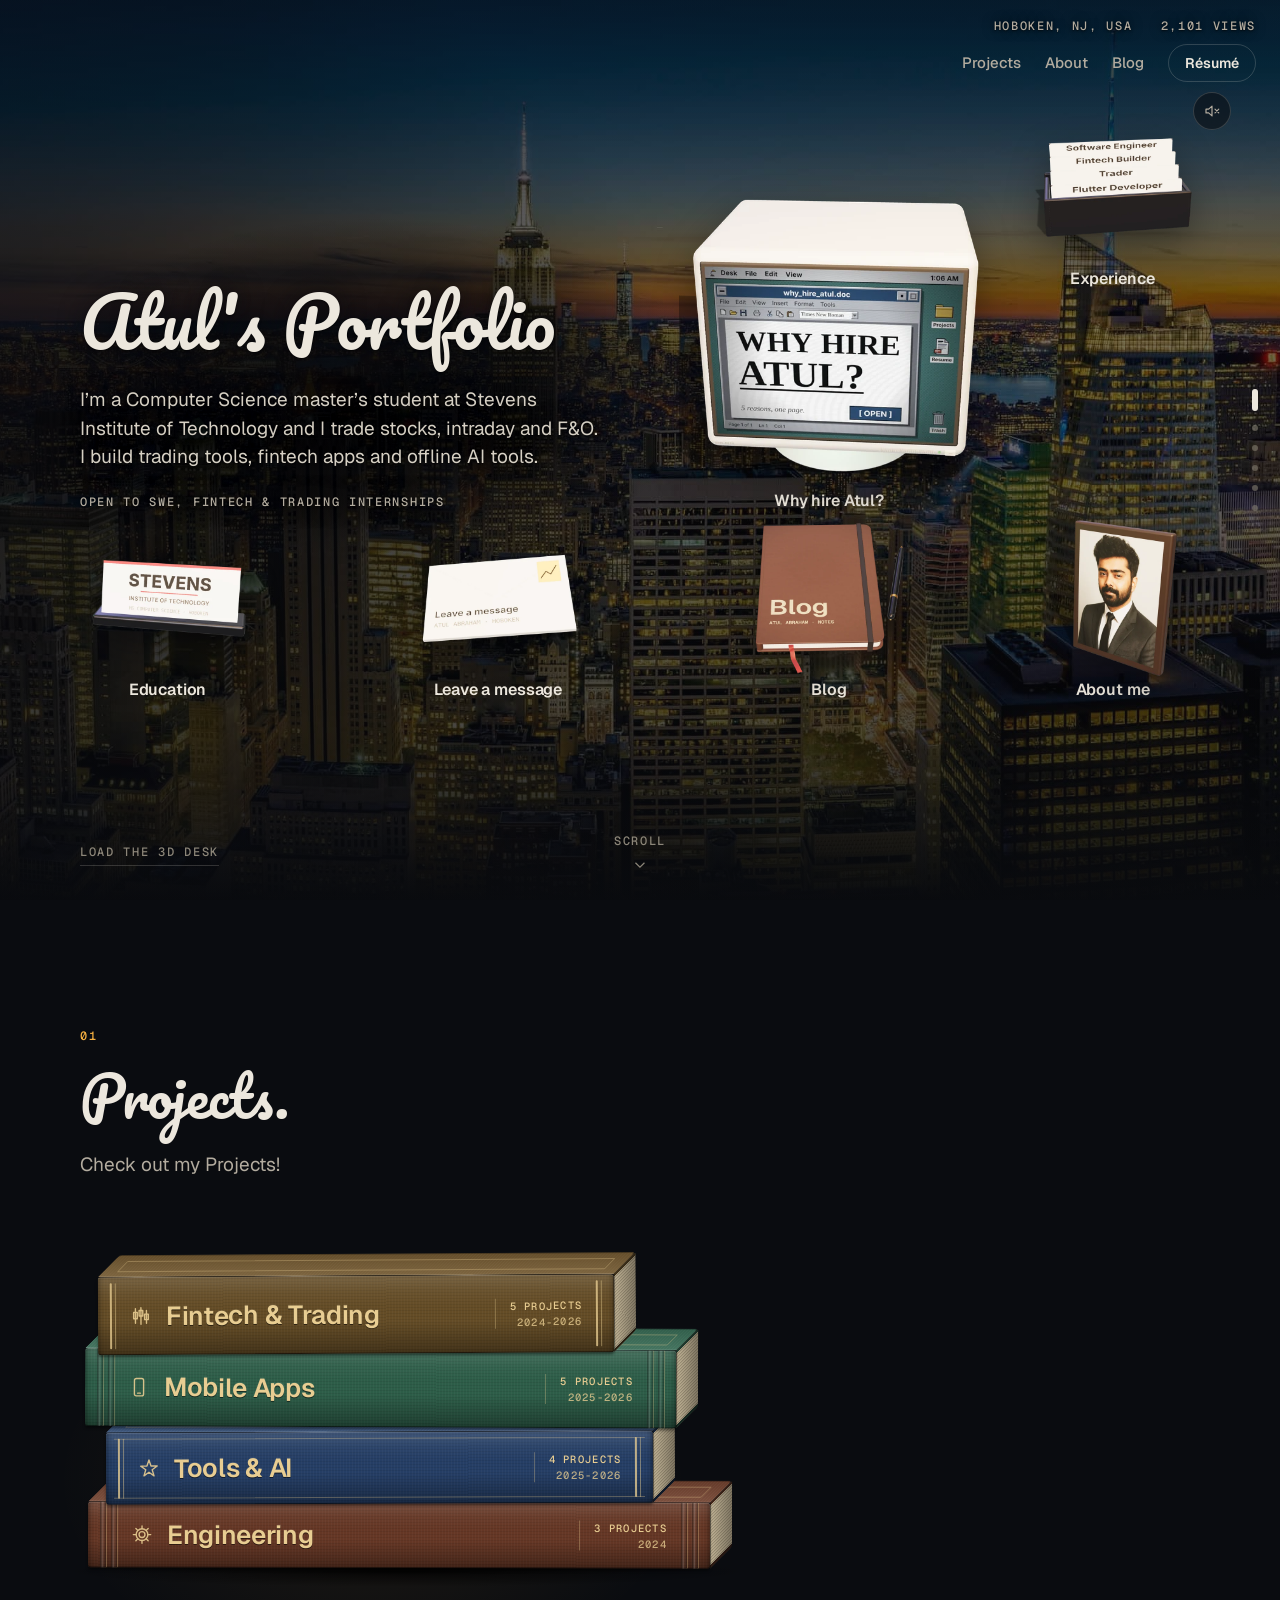
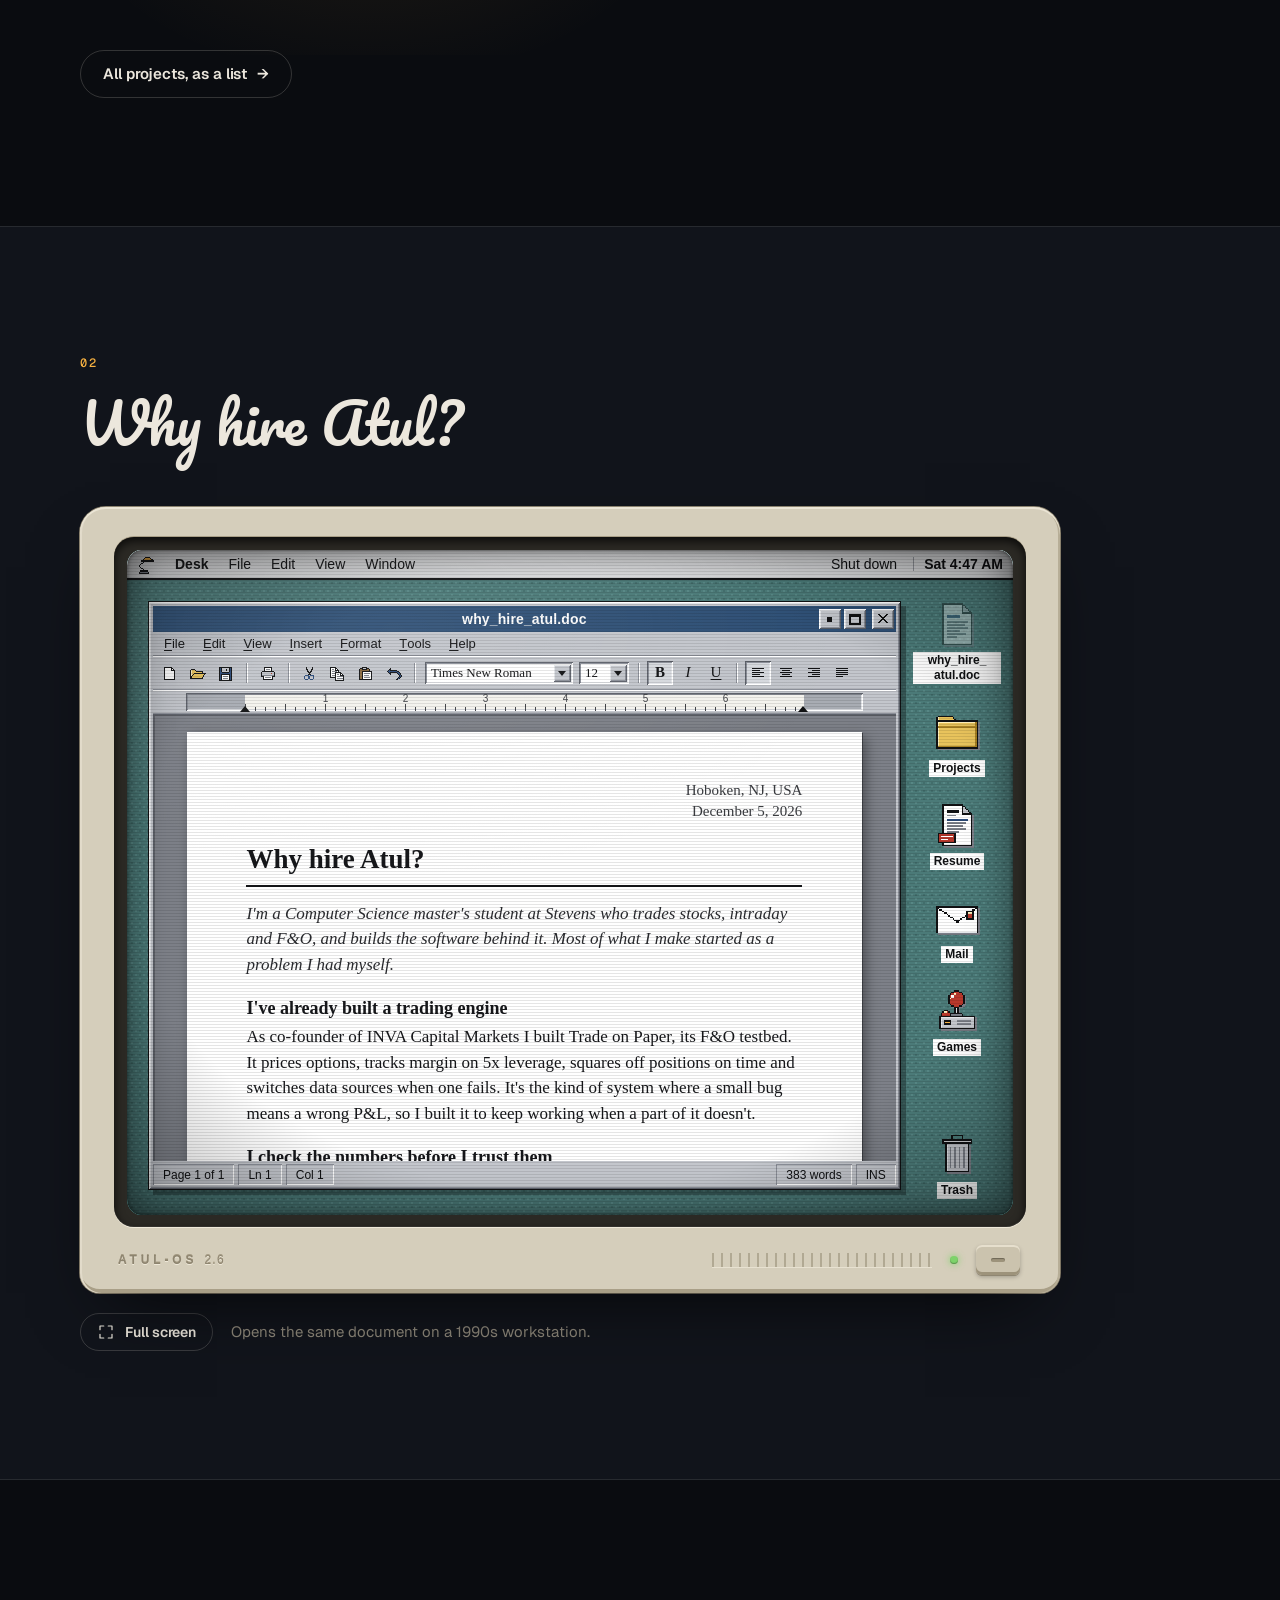
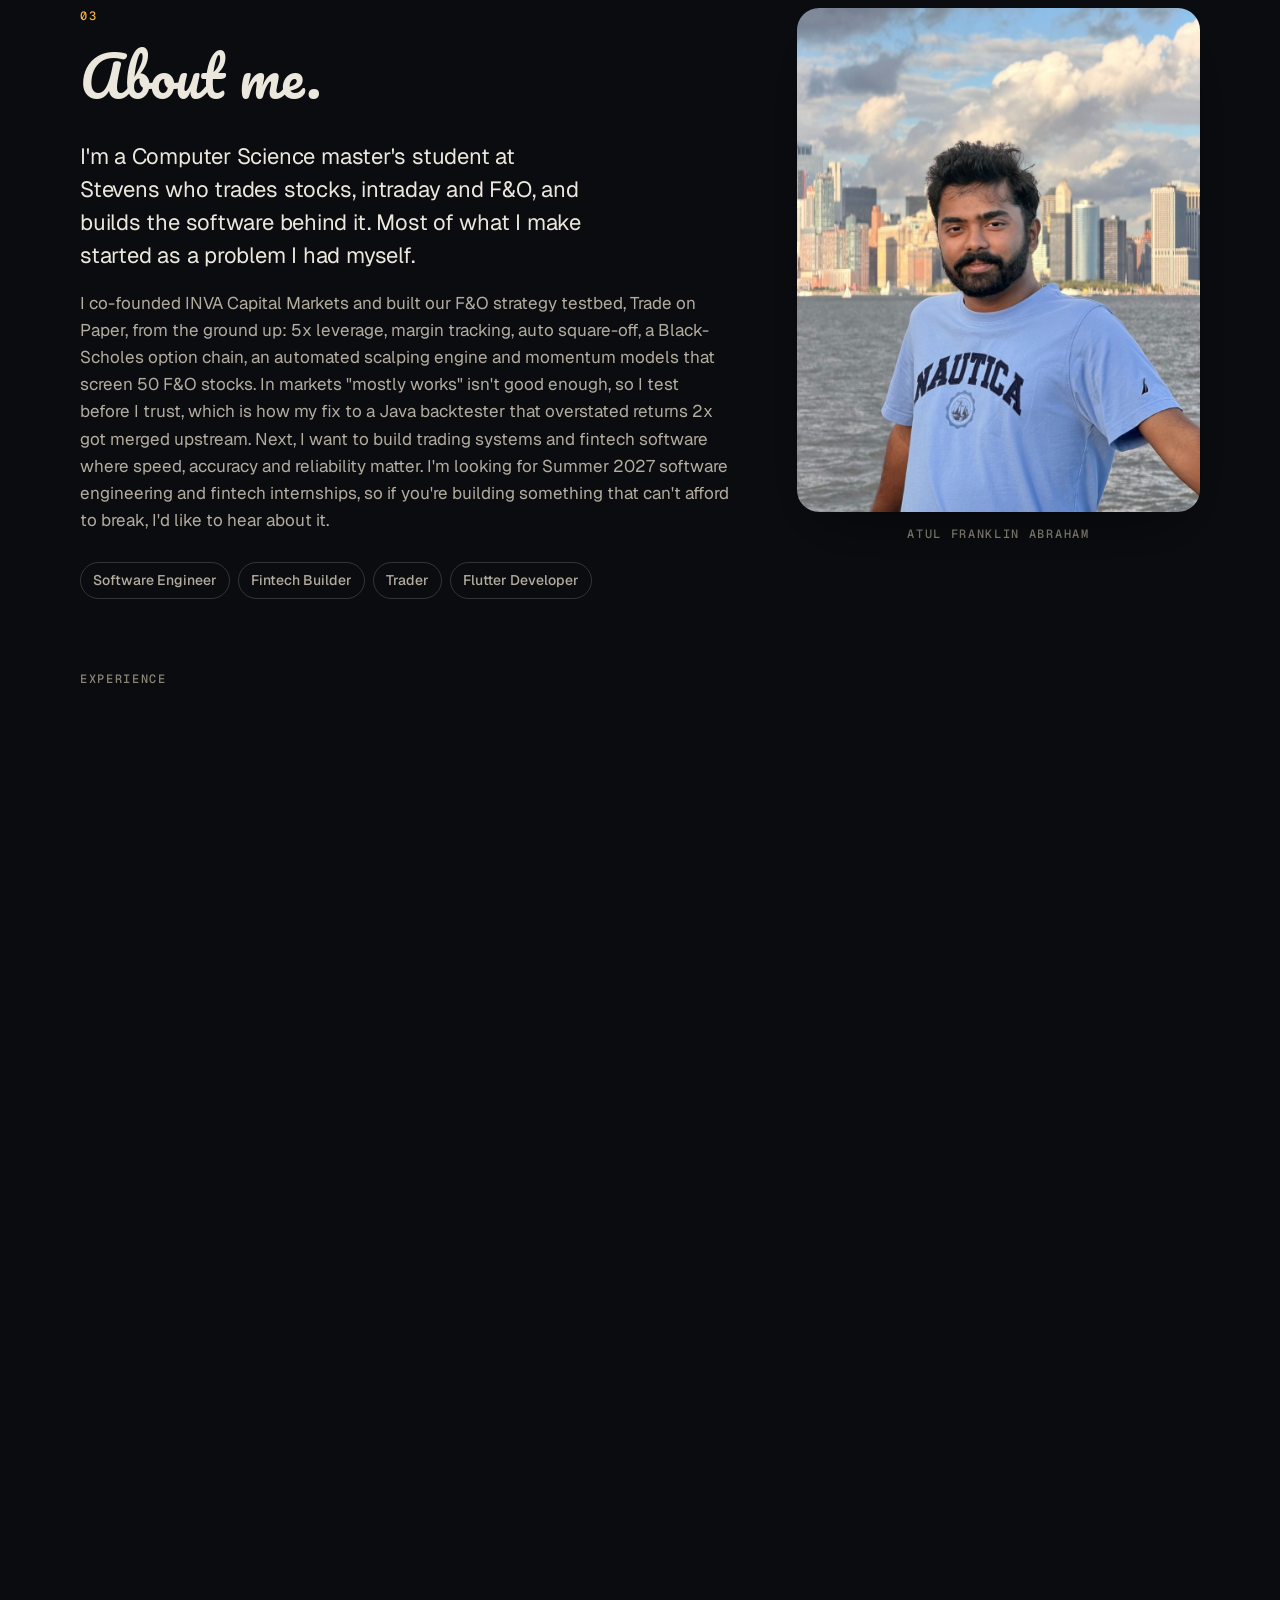
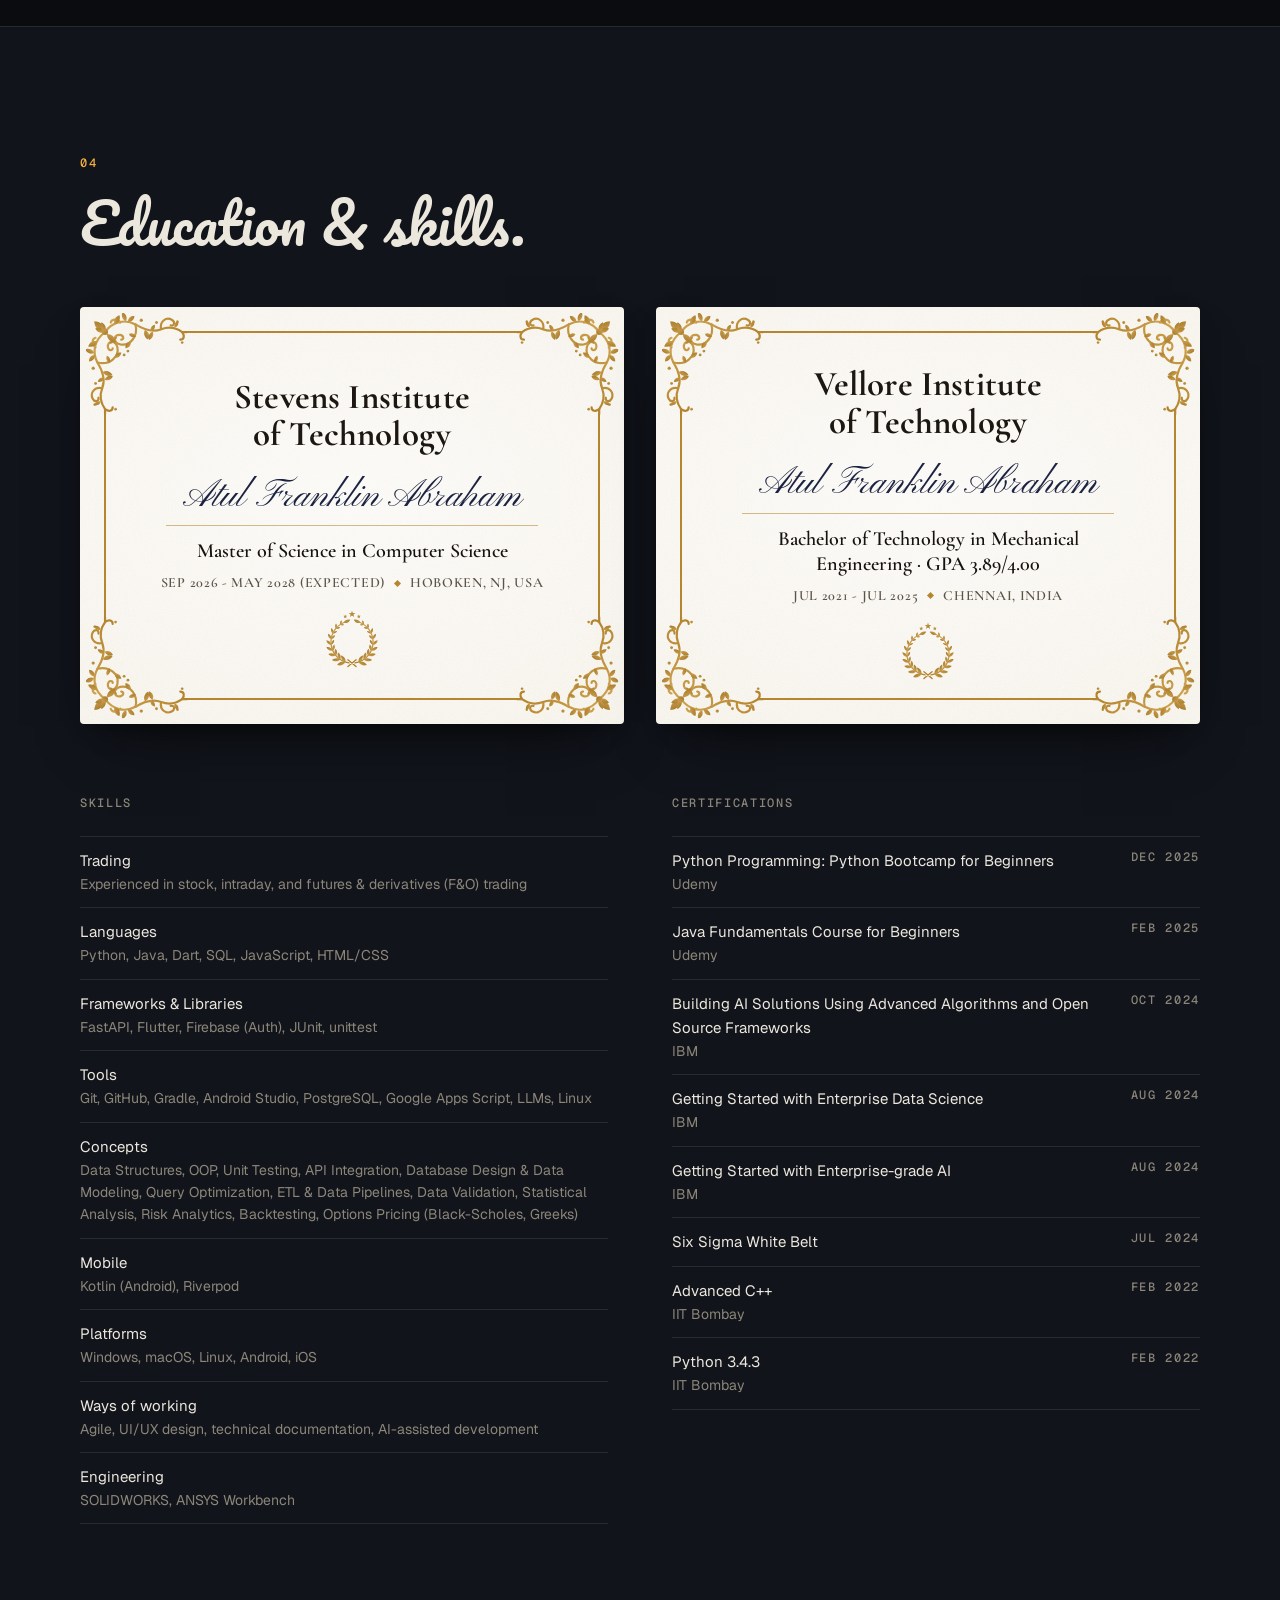
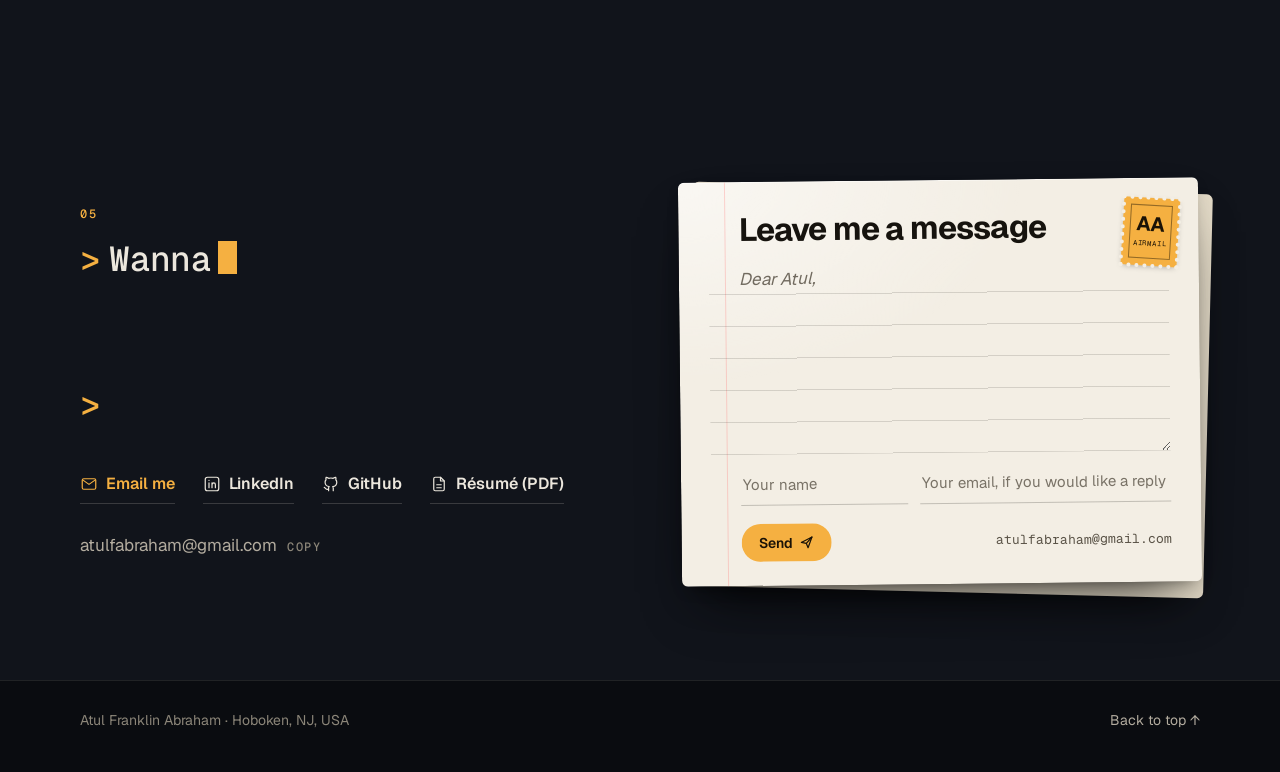
<file: index.html>
<!doctype html>
<html lang="en">
<head>
  <meta charset="utf-8" />
  <meta name="viewport" content="width=device-width, initial-scale=1, viewport-fit=cover" />
  <title>Atul Abraham (Atul Franklin Abraham) - Software Engineer &amp; Fintech Builder</title>
  <meta name="description" content="Atul Abraham (Atul Franklin Abraham) - MS Computer Science student at Stevens Institute of Technology, Hoboken NJ, and stock and F&O trader. Trading tools, fintech apps and offline AI tools." />
  <meta name="author" content="Atul Franklin Abraham" />
  <meta name="robots" content="index, follow, max-image-preview:large" />
  <link rel="canonical" href="https://atulabraham.site/" />
  <meta name="theme-color" content="#0A0C10" />
  <meta name="color-scheme" content="dark" />
  <!-- stop dark reader recolouring -->
  <meta name="darkreader-lock" />
  <meta property="og:type" content="profile" />
  <meta property="og:site_name" content="Atul Abraham" />
  <meta property="og:url" content="https://atulabraham.site/" />
  <meta property="og:title" content="Atul Abraham - Software Engineer &amp; Fintech Builder" />
  <meta property="og:description" content="Atul Franklin Abraham - MS Computer Science at Stevens and trader. Trading tools, fintech apps and offline AI." />
  <meta property="og:image" content="https://atulabraham.site/assets/photo.jpg" />
  <meta property="og:image:alt" content="Portrait of Atul Abraham" />
  <meta property="profile:first_name" content="Atul" />
  <meta property="profile:last_name" content="Abraham" />
  <meta name="twitter:card" content="summary_large_image" />
  <meta name="twitter:title" content="Atul Abraham - Software Engineer &amp; Fintech Builder" />
  <meta name="twitter:description" content="Atul Franklin Abraham - MS Computer Science at Stevens, building trading tools and fintech apps." />
  <meta name="twitter:image" content="https://atulabraham.site/assets/photo.jpg" />
  <!-- icons -->
  <link rel="icon" href="/favicon-96.png?v=2" type="image/png" sizes="96x96" />
  <link rel="icon" href="/favicon-48.png?v=2" type="image/png" sizes="48x48" />
  <link rel="icon" href="/favicon.ico?v=2" sizes="16x16 32x32 48x48" />
  <link rel="icon" href="/favicon.svg?v=2" type="image/svg+xml" />
  <link rel="apple-touch-icon" href="/apple-touch-icon.png?v=2" sizes="180x180" />
  <link rel="manifest" href="/site.webmanifest?v=2" />
  <!-- structured data -->
  <script type="application/ld+json">
  {
    "@context": "https://schema.org",
    "@graph": [
      {
        "@type": "Person",
        "@id": "https://atulabraham.site/#person",
        "name": "Atul Abraham",
        "alternateName": ["Atul Franklin Abraham", "Atul Franklin", "Atul F. Abraham"],
        "givenName": "Atul",
        "additionalName": "Franklin",
        "familyName": "Abraham",
        "url": "https://atulabraham.site/",
        "image": "https://atulabraham.site/assets/photo.jpg",
        "jobTitle": "Software Engineer",
        "description": "MS Computer Science student at Stevens Institute of Technology and stock and F&O trader. Builds trading tools, fintech apps and offline AI tools.",
        "address": { "@type": "PostalAddress", "addressLocality": "Hoboken", "addressRegion": "NJ", "addressCountry": "US" },
        "alumniOf": [
          { "@type": "CollegeOrUniversity", "name": "Stevens Institute of Technology", "url": "https://www.stevens.edu/" },
          { "@type": "CollegeOrUniversity", "name": "Vellore Institute of Technology", "url": "https://vit.ac.in/" }
        ],
        "knowsAbout": ["Trading", "Algorithmic trading", "Options pricing", "Fintech", "Software engineering", "Python", "Java", "Dart", "Flutter", "On-device AI"],
        "sameAs": [
          "https://www.linkedin.com/in/atulfranklin",
          "https://github.com/AtulFranklin",
          "https://github.com/Clean-Spirit-Studios"
        ]
      },
      {
        "@type": "WebSite",
        "@id": "https://atulabraham.site/#website",
        "url": "https://atulabraham.site/",
        "name": "Atul Abraham",
        "alternateName": ["Atul Franklin Abraham", "Atul's Portfolio"],
        "about": { "@id": "https://atulabraham.site/#person" },
        "publisher": { "@id": "https://atulabraham.site/#person" },
        "inLanguage": "en"
      },
      {
        "@type": "ProfilePage",
        "@id": "https://atulabraham.site/#profile",
        "url": "https://atulabraham.site/",
        "name": "Atul Abraham - Software Engineer & Fintech Builder",
        "isPartOf": { "@id": "https://atulabraham.site/#website" },
        "mainEntity": { "@id": "https://atulabraham.site/#person" }
      }
    ]
  }
  </script>
  <link rel="preconnect" href="https://fonts.googleapis.com" />
  <link rel="preconnect" href="https://fonts.gstatic.com" crossorigin />
  <link href="https://fonts.googleapis.com/css2?family=Geist:wght@400;500;600;700&family=Geist+Mono:wght@400;500&family=Pacifico&display=swap" rel="stylesheet" />
  <!-- certificate fonts -->
  <link href="https://fonts.googleapis.com/css2?family=Cormorant+Garamond:ital,wght@0,500;0,600;0,700;1,500&family=Pinyon+Script&display=swap" rel="stylesheet" media="print" onload="this.media='all'" />
  <noscript><link href="https://fonts.googleapis.com/css2?family=Cormorant+Garamond:ital,wght@0,500;0,600;0,700;1,500&family=Pinyon+Script&display=swap" rel="stylesheet" /></noscript>
  <link rel="stylesheet" href="css/styles.css?v=20261113a" />
  <link rel="stylesheet" href="css/books.css?v=20261113a" />
  <link rel="stylesheet" href="css/retro.css?v=20261106h" />
  <link rel="stylesheet" href="css/certificates.css" />
  <script type="importmap">
    {
      "imports": {
        "three": "https://cdn.jsdelivr.net/npm/three@0.160.0/build/three.module.min.js",
        "three/addons/": "https://cdn.jsdelivr.net/npm/three@0.160.0/examples/jsm/"
      }
    }
  </script>
</head>
<body>
  <a class="skip" href="#projects">Skip to content</a>

  <!-- top bar -->
  <header class="topbar" id="topbar">
    <div class="topbar-right">
      <div class="topmeta" aria-label="Location, weather and views">
        <span class="brand-meta mono" data-place>Hoboken, NJ, USA</span>
        <span class="brand-wx mono" data-weather data-nosnippet></span>
        <span class="brand-views mono" data-views data-nosnippet></span>
      </div>
      <nav class="topnav" aria-label="Main">
        <a href="#projects">Projects</a>
        <a href="#about">About</a>
        <a href="blog/">Blog</a>
        <a class="btn btn-secondary btn-sm" data-resume href="assets/Atul_Abraham_Resume.pdf" target="_blank" rel="noopener">Résumé</a>
      </nav>
    </div>
  </header>

  <!-- section dots, desktop -->
  <nav class="dots" aria-label="Sections">
    <a href="#top" data-dot="top" tabindex="-1" aria-label="Desk"></a>
    <a href="#projects" data-dot="projects" tabindex="-1" aria-label="Projects"></a>
    <a href="#why" data-dot="why" tabindex="-1" aria-label="Why hire Atul?" data-why-title="label"></a>
    <a href="#about" data-dot="about" tabindex="-1" aria-label="About and experience"></a>
    <a href="#education" data-dot="education" tabindex="-1" aria-label="Education"></a>
    <a href="#contact" data-dot="contact" tabindex="-1" aria-label="Contact"></a>
  </nav>

  <main>
    <!-- ============ hero / desk ============ -->
    <section class="hero" id="top" aria-label="Atul's portfolio">
      <div class="scene" id="scene" aria-hidden="true"></div>
      <div class="scene-fallback" id="sceneFallback" hidden></div>
      <div class="scene-label mono" id="sceneLabel" aria-hidden="true"></div>

      <div class="hero-copy">
        <h1 class="hero-title" id="heroTitle">Atul's Portfolio</h1>
        <p class="hero-tagline" id="heroTagline"></p>
        <p class="mono hero-kicker">Open to SWE &amp; fintech internships</p>
      </div>

      <!-- mobile grid -->
      <div class="m-desk" aria-label="Desk objects">
        <button type="button" class="m-obj m-obj-wide" data-open="why">
          <img src="assets/mobile/crt.webp" alt="" width="550" height="550" loading="eager" />
          <span data-why-title>Why hire Atul?</span>
        </button>
        <button type="button" class="m-obj" data-goto="experience">
          <img src="assets/mobile/roles.webp" alt="" width="550" height="550" loading="lazy" />
          <span>Experience</span>
        </button>
        <button type="button" class="m-obj" data-open="about">
          <img src="assets/mobile/frame.webp" alt="" width="550" height="550" loading="lazy" />
          <span>About me</span>
        </button>
        <button type="button" class="m-obj" data-goto="education">
          <img src="assets/mobile/nameplate.webp" alt="" width="550" height="550" loading="lazy" />
          <span>Education</span>
        </button>
        <button type="button" class="m-obj" data-open="contact">
          <img src="assets/mobile/envelope.webp" alt="" width="550" height="550" loading="lazy" />
          <span>Leave a message</span>
        </button>
        <a class="m-obj m-obj-blog" href="blog/">
          <img src="assets/mobile/notebook.webp" alt="" width="550" height="550" loading="lazy" />
          <span>Blog</span>
        </a>
      </div>

      <p class="hero-hint mono" id="heroHint">Click anything on the desk</p>
      <a class="scroll-cue mono" href="#projects">Scroll<svg viewBox="0 0 24 24" aria-hidden="true"><path d="M6 9l6 6 6-6"/></svg></a>
      <div class="loader mono" id="loader" role="status" aria-label="Loading the 3D desk">
        <div class="term-load">
          <p class="tl-line"><span class="term-p" aria-hidden="true">&gt;</span> loading<span class="tl-dots" aria-hidden="true"></span></p>
          <p class="tl-line tl-fact" aria-hidden="true"><span class="term-p">&gt;</span> <span class="tl-tag"></span><span class="tl-text"></span><span class="term-cur"></span></p>
        </div>
      </div>
    </section>

    <!-- ============ 01 PROJECTS ============ -->
    <section class="section" id="projects" aria-labelledby="projects-h">
      <div class="wrap">
        <p class="num mono">01</p>
        <h2 id="projects-h">Projects.</h2>
        <p class="section-lead">Check out my Projects!</p>
        <div class="crates" id="crateList"></div>
        <button type="button" class="btn btn-secondary" id="allProjectsBtn">All projects, as a list <span aria-hidden="true">→</span></button>
      </div>
    </section>

    <!-- ============ 02 WHY HIRE ME ============ -->
    <section class="section section-alt" id="why" aria-labelledby="why-h">
      <div class="wrap">
        <p class="num mono">02</p>
        <h2 id="why-h" data-why-title="heading">Why hire Atul?</h2>
        <div class="crt" id="whyCrt"></div>
      </div>
    </section>

    <!-- ============ 03 ABOUT + EXPERIENCE ============ -->
    <section class="section" id="about" aria-labelledby="about-h">
      <div class="wrap about-grid">
        <div class="about-text">
          <figure class="portrait">
            <img src="assets/photo.jpg" alt="Portrait of Atul Abraham" width="853" height="1280" loading="lazy" />
            <figcaption class="mono">Atul Franklin Abraham</figcaption>
          </figure>
          <p class="num mono">03</p>
          <h2 id="about-h">About me.</h2>
          <div id="aboutBody"></div>
        </div>
      </div>
      <div class="wrap">
        <h3 class="sub-h mono" id="experience">Experience</h3>
        <ol class="timeline" id="experienceList"></ol>
      </div>
    </section>

    <!-- ============ 04 EDUCATION ============ -->
    <section class="section section-alt" id="education" aria-labelledby="edu-h">
      <div class="wrap">
        <p class="num mono">04</p>
        <h2 id="edu-h">Education & skills.</h2>
        <div class="edu-grid" id="educationList"></div>
        <div class="two-col">
          <div>
            <h3 class="sub-h mono">Skills</h3>
            <dl class="skills" id="skillsList"></dl>
          </div>
          <div>
            <h3 class="sub-h mono">Certifications</h3>
            <ul class="certs" id="certList"></ul>
          </div>
        </div>
      </div>
    </section>

    <!-- ============ 05 CONTACT ============ -->
    <section class="section contact" id="contact" aria-labelledby="contact-h">
      <div class="wrap contact-grid">
        <div class="contact-main">
          <p class="num mono">05</p>
          <h2 id="contact-h" class="contact-h term"><span class="term-line"><span class="term-p" aria-hidden="true">&gt;</span> Wanna talk about exciting technologies or opportunities?</span> <span class="term-line term-accent"><span class="term-p" aria-hidden="true">&gt;</span> Contact me<span class="term-cur" aria-hidden="true"></span></span></h2>
          <div class="contact-actions" id="contactActions"></div>
        </div>
        <div class="contact-letter" id="contactLetter"></div>
      </div>
    </section>
  </main>

  <footer class="footer">
    <div class="wrap footer-row">
      <span>Atul Franklin Abraham · <span data-place>Hoboken, NJ, USA</span></span>
      <a href="#top">Back to top ↑</a>
    </div>
  </footer>

  <!-- project stack overlay -->
  <dialog class="overlay" id="stackDialog" aria-labelledby="stackTitle">
    <div class="overlay-head">
      <div class="pill-head">
        <span id="stackTitle">Crate</span>
        <button type="button" class="icon-btn" data-close aria-label="Close">
          <svg viewBox="0 0 24 24" aria-hidden="true"><path d="M6 6l12 12M18 6L6 18"/></svg>
        </button>
      </div>
    </div>
    <div class="stack" id="stackBody" tabindex="-1"></div>
    <div class="overlay-foot">
      <span class="mono hint" id="stackHint">Scroll, or use ← → for the next crate</span>
      <button type="button" class="btn btn-secondary btn-sm" id="nextCrateBtn">Next crate <span aria-hidden="true">→</span></button>
    </div>
  </dialog>

  <!-- panel overlay -->
  <dialog class="overlay overlay-panel" id="panelDialog" aria-labelledby="panelTitle">
    <div class="overlay-head">
      <div class="pill-head">
        <span id="panelTitle">Panel</span>
        <button type="button" class="icon-btn" data-close aria-label="Close">
          <svg viewBox="0 0 24 24" aria-hidden="true"><path d="M6 6l12 12M18 6L6 18"/></svg>
        </button>
      </div>
    </div>
    <div class="panel-body" id="panelBody" tabindex="-1"></div>
  </dialog>

  <script src="js/content.js"></script>
  <!-- loads the rest of the scripts -->
  <script src="js/maintenance.js?v=20261113a"></script>
</body>
</html>
</file>
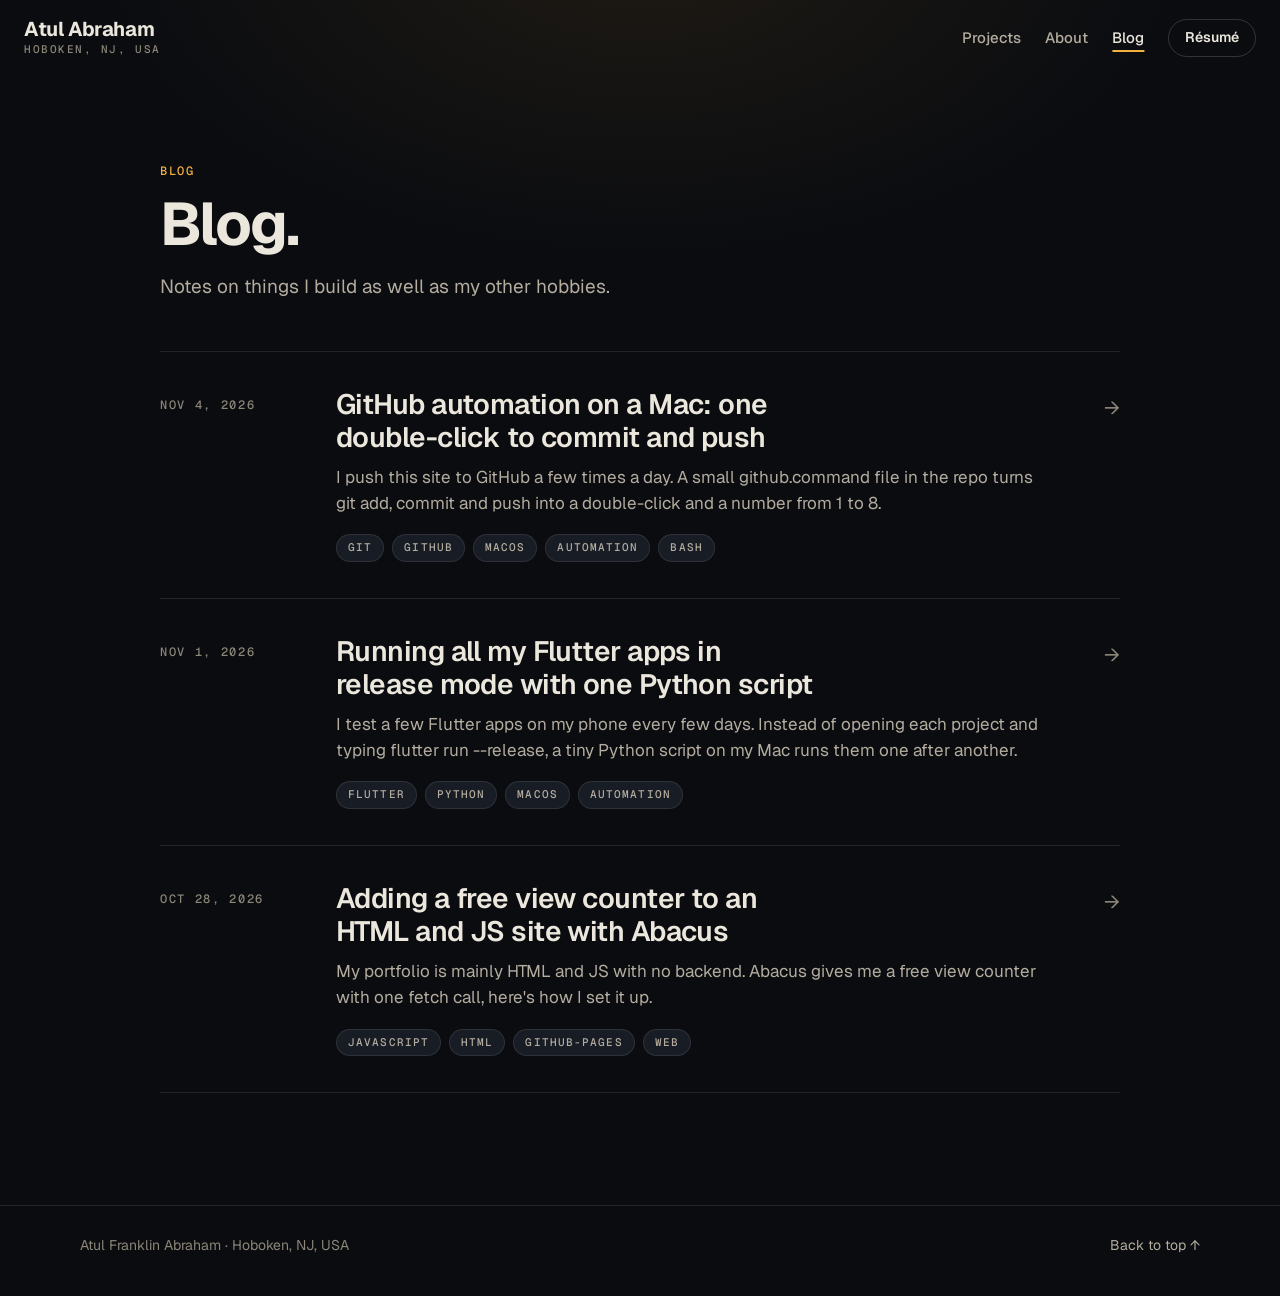
<file: blog/index.html>
<!doctype html>
<html lang="en">
<head>
  <meta charset="utf-8" />
  <meta name="viewport" content="width=device-width, initial-scale=1, viewport-fit=cover" />
  <title>Blog - Atul Abraham</title>
  <meta name="description" content="Atul Abraham&#x27;s blog. Notes on things I build as well as my other hobbies." />
  <meta name="author" content="Atul Franklin Abraham" />
  <meta name="robots" content="index, follow, max-image-preview:large" />
  <link rel="canonical" href="https://atulabraham.site/blog/" />
  <meta name="theme-color" content="#0A0C10" />
  <meta name="color-scheme" content="dark" />
  <!-- stop dark reader recolouring -->
  <meta name="darkreader-lock" />
  <meta property="og:type" content="website" />
  <meta property="og:site_name" content="Atul Abraham" />
  <meta property="og:url" content="https://atulabraham.site/blog/" />
  <meta property="og:title" content="Blog - Atul Abraham" />
  <meta property="og:description" content="Atul Abraham&#x27;s blog. Notes on things I build as well as my other hobbies." />
  <meta property="og:image" content="https://atulabraham.site/assets/photo.jpg" />
  <meta name="twitter:card" content="summary" />
  <meta name="twitter:title" content="Blog - Atul Abraham" />
  <meta name="twitter:description" content="Atul Abraham&#x27;s blog. Notes on things I build as well as my other hobbies." />
  <meta name="twitter:image" content="https://atulabraham.site/assets/photo.jpg" />
  <!-- icons -->
  <link rel="icon" href="/favicon-96.png?v=2" type="image/png" sizes="96x96" />
  <link rel="icon" href="/favicon-48.png?v=2" type="image/png" sizes="48x48" />
  <link rel="icon" href="/favicon.ico?v=2" sizes="16x16 32x32 48x48" />
  <link rel="icon" href="/favicon.svg?v=2" type="image/svg+xml" />
  <link rel="apple-touch-icon" href="/apple-touch-icon.png?v=2" sizes="180x180" />
  <link rel="manifest" href="/site.webmanifest?v=2" />
  <!-- structured data -->
  <script type="application/ld+json">
  {
    "@context": "https://schema.org",
    "@type": "Blog",
    "@id": "https://atulabraham.site/blog/#blog",
    "url": "https://atulabraham.site/blog/",
    "name": "Atul Abraham - Blog",
    "description": "Notes on things I build as well as my other hobbies.",
    "inLanguage": "en",
    "isPartOf": {
      "@id": "https://atulabraham.site/#website"
    },
    "author": {
      "@type": "Person",
      "@id": "https://atulabraham.site/#person",
      "name": "Atul Abraham",
      "url": "https://atulabraham.site/"
    },
    "publisher": {
      "@type": "Person",
      "@id": "https://atulabraham.site/#person",
      "name": "Atul Abraham",
      "url": "https://atulabraham.site/"
    },
    "blogPost": [
      {
        "@type": "BlogPosting",
        "@id": "https://atulabraham.site/blog/github-automation-mac/#post",
        "headline": "GitHub automation on a Mac: one double-click to commit and push",
        "url": "https://atulabraham.site/blog/github-automation-mac/"
      },
      {
        "@type": "BlogPosting",
        "@id": "https://atulabraham.site/blog/flutter-release-runner/#post",
        "headline": "Running all my Flutter apps in release mode with one Python script",
        "url": "https://atulabraham.site/blog/flutter-release-runner/"
      },
      {
        "@type": "BlogPosting",
        "@id": "https://atulabraham.site/blog/abacus-view-counter/#post",
        "headline": "Adding a free view counter to an HTML and JS site with Abacus",
        "url": "https://atulabraham.site/blog/abacus-view-counter/"
      }
    ]
  }
  </script>
  <link rel="preconnect" href="https://fonts.googleapis.com" />
  <link rel="preconnect" href="https://fonts.gstatic.com" crossorigin />
  <link href="https://fonts.googleapis.com/css2?family=Geist:wght@400;500;600;700&family=Geist+Mono:wght@400;500&display=swap" rel="stylesheet" />
  <link rel="stylesheet" href="/css/styles.css?v=3c0ca0f3" />
  <link rel="stylesheet" href="/css/blog.css?v=eb19ead3" />
</head>
<body class="blog-page">
  <a class="skip" href="#main">Skip to content</a>

  <!-- top bar -->
  <header class="topbar topbar-blog" id="top">
    <a class="brand" href="/" aria-label="Atul Abraham, home">
      <span class="brand-name">Atul Abraham</span>
      <span class="brand-meta mono">Hoboken, NJ, USA</span>
    </a>
    <nav class="topnav" aria-label="Main">
      <a class="nav-home" href="/"><span aria-hidden="true">← </span>Desk</a>
      <a href="/#projects">Projects</a>
      <a href="/#about">About</a>
      <a class="nav-on" href="/blog/" aria-current="page">Blog</a>
      <a class="btn btn-secondary btn-sm" href="/assets/Atul_Abraham_Resume.pdf" target="_blank" rel="noopener">Résumé</a>
    </nav>
  </header>

  <main id="main" tabindex="-1">
    <div class="blog-wrap">
      <header class="blog-head">
        <p class="num mono">Blog</p>
        <h1 class="blog-title">Blog.</h1>
        <p class="blog-lead">Notes on things I build as well as my other hobbies.</p>
      </header>
    <ol class="post-list" aria-label="Posts">
      <li>
        <a class="post-row" href="/blog/github-automation-mac/">
          <span class="post-row-date mono" data-nosnippet>Nov 4, 2026</span>
          <div class="post-row-main">
            <h2 class="post-row-title">GitHub automation on a Mac: one double-click to commit and push</h2>
            <p class="post-row-summary">I push this site to GitHub a few times a day. A small github.command file in the repo turns git add, commit and push into a double-click and a number from 1 to 8.</p>
            <div class="post-tags"><span class="pill mono">git</span><span class="pill mono">github</span><span class="pill mono">macos</span><span class="pill mono">automation</span><span class="pill mono">bash</span></div>
          </div>
          <span class="post-row-go" aria-hidden="true">→</span>
        </a>
      </li>
      <li>
        <a class="post-row" href="/blog/flutter-release-runner/">
          <span class="post-row-date mono" data-nosnippet>Nov 1, 2026</span>
          <div class="post-row-main">
            <h2 class="post-row-title">Running all my Flutter apps in release mode with one Python script</h2>
            <p class="post-row-summary">I test a few Flutter apps on my phone every few days. Instead of opening each project and typing flutter run --release, a tiny Python script on my Mac runs them one after another.</p>
            <div class="post-tags"><span class="pill mono">flutter</span><span class="pill mono">python</span><span class="pill mono">macos</span><span class="pill mono">automation</span></div>
          </div>
          <span class="post-row-go" aria-hidden="true">→</span>
        </a>
      </li>
      <li>
        <a class="post-row" href="/blog/abacus-view-counter/">
          <span class="post-row-date mono" data-nosnippet>Oct 28, 2026</span>
          <div class="post-row-main">
            <h2 class="post-row-title">Adding a free view counter to an HTML and JS site with Abacus</h2>
            <p class="post-row-summary">My portfolio is mainly HTML and JS with no backend. Abacus gives me a free view counter with one fetch call, here&#x27;s how I set it up.</p>
            <div class="post-tags"><span class="pill mono">javascript</span><span class="pill mono">html</span><span class="pill mono">github-pages</span><span class="pill mono">web</span></div>
          </div>
          <span class="post-row-go" aria-hidden="true">→</span>
        </a>
      </li>
    </ol>
    </div>
  </main>

  <footer class="footer">
    <div class="wrap footer-row">
      <span>Atul Franklin Abraham · Hoboken, NJ, USA</span>
      <a href="#top">Back to top ↑</a>
    </div>
  </footer>
</body>
</html>
</file>
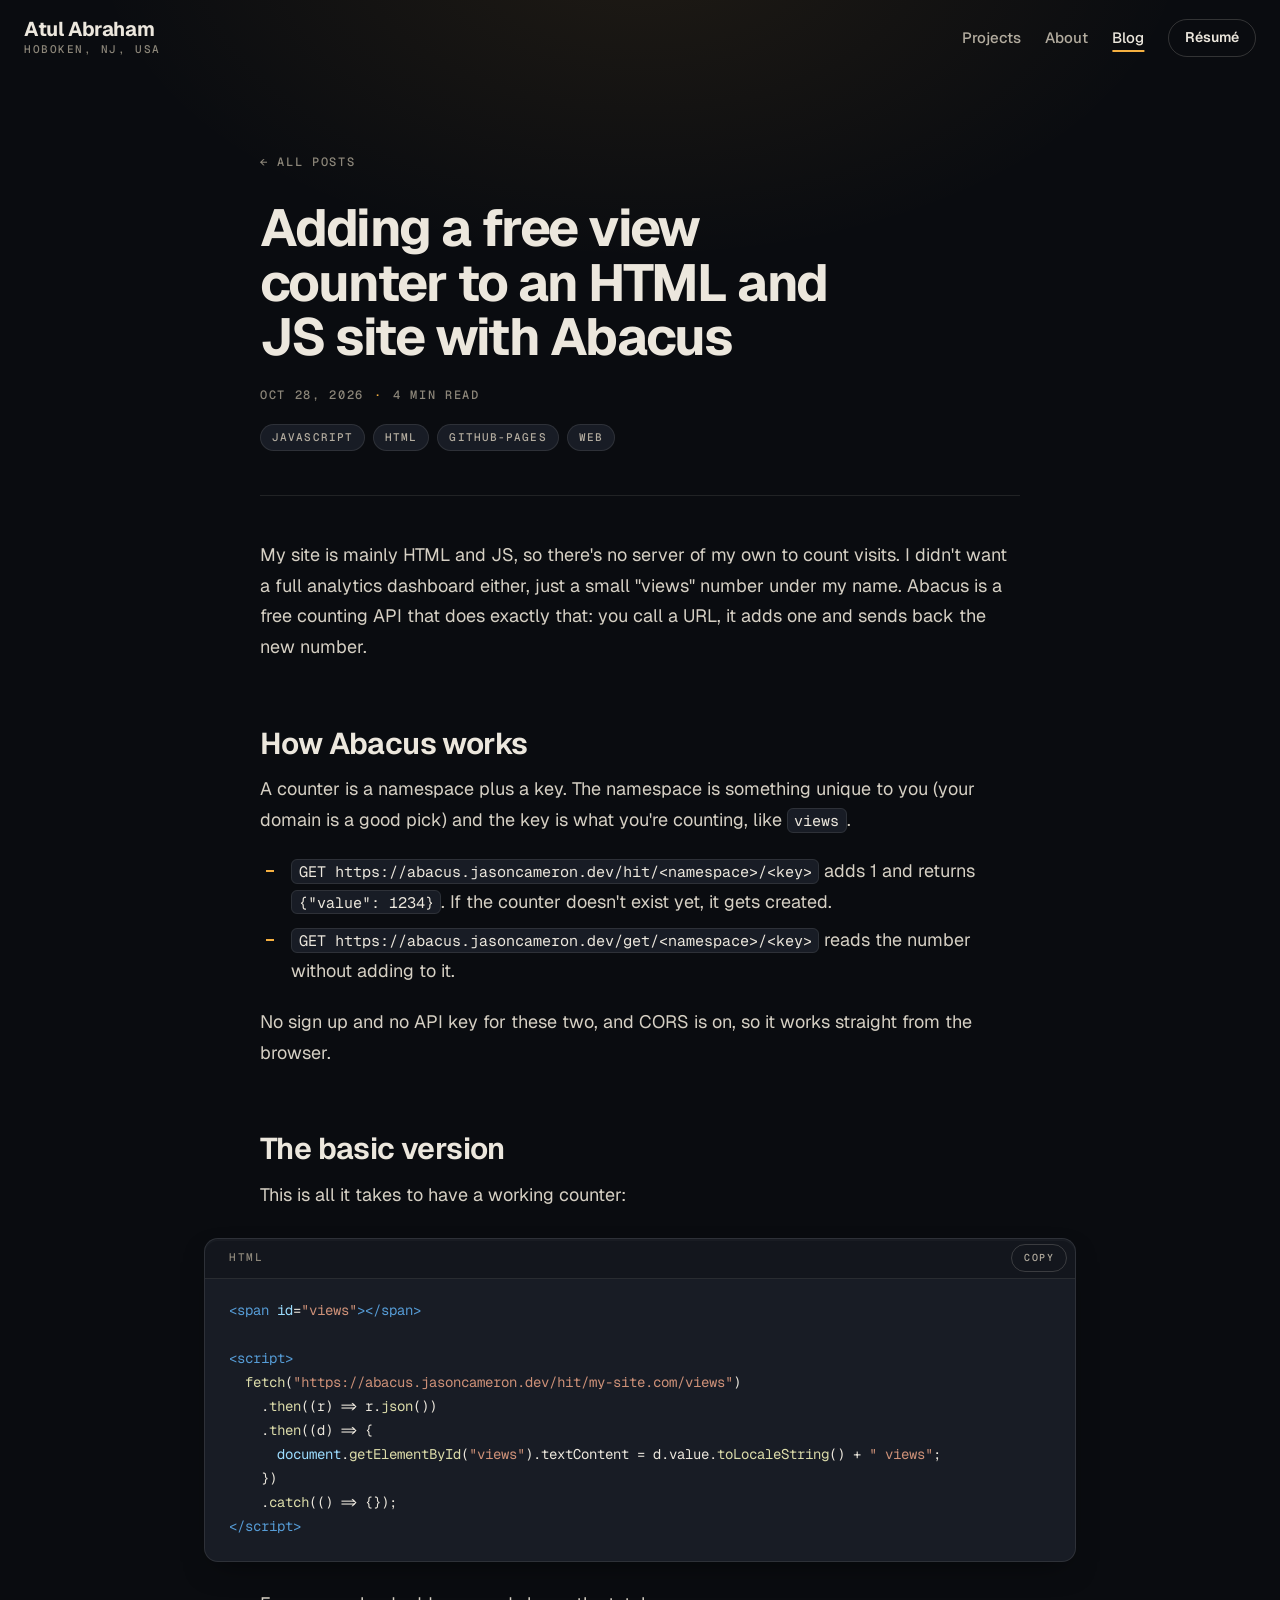
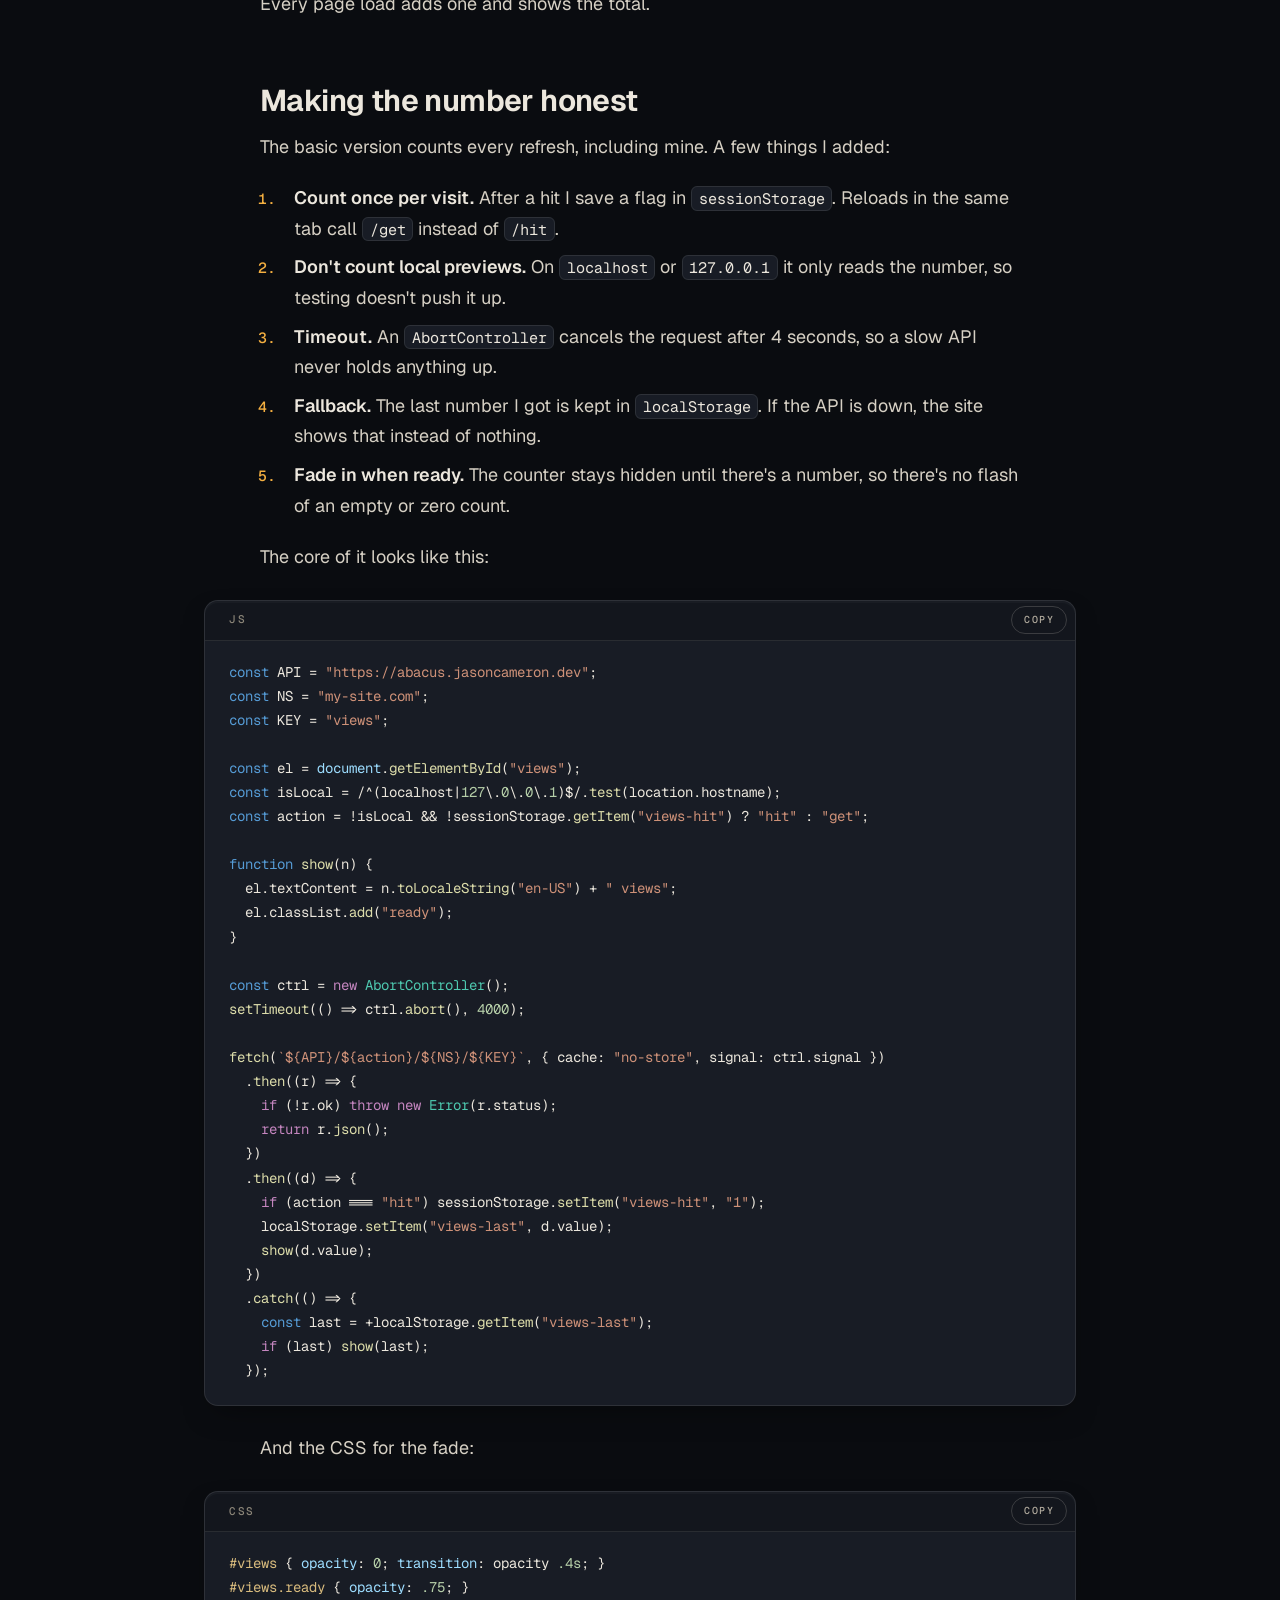
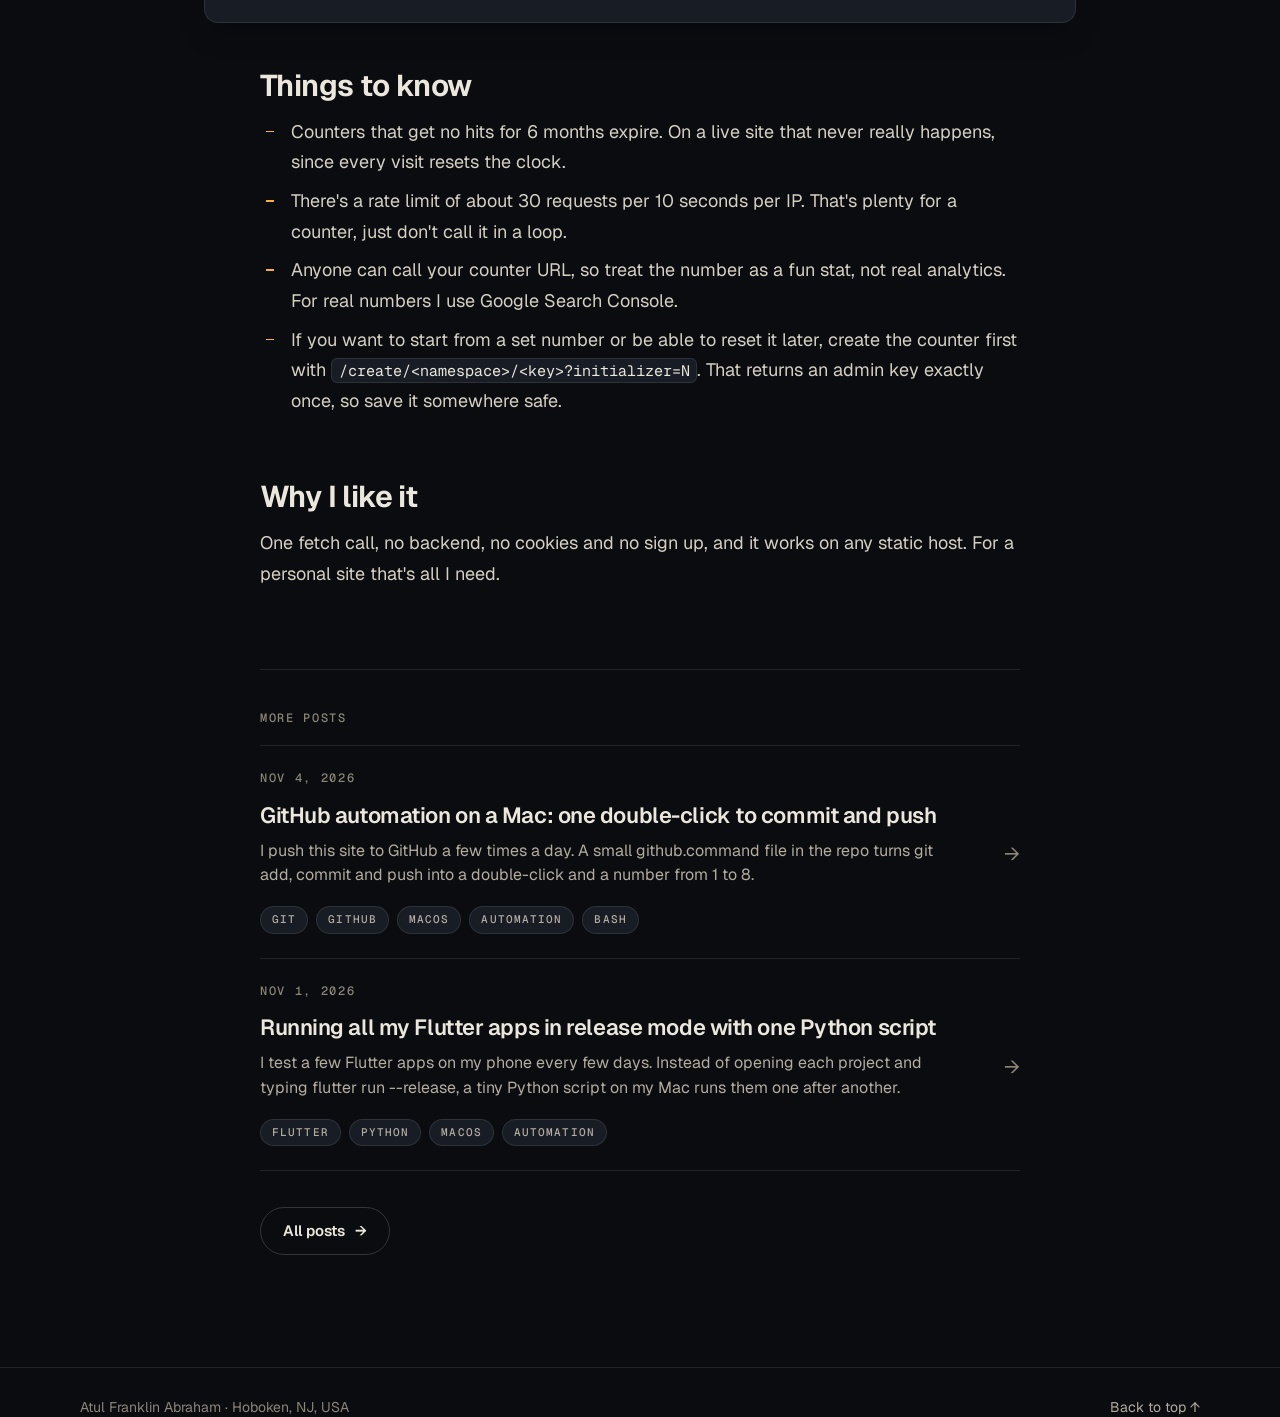
<file: blog/abacus-view-counter/index.html>
<!doctype html>
<html lang="en">
<head>
  <meta charset="utf-8" />
  <meta name="viewport" content="width=device-width, initial-scale=1, viewport-fit=cover" />
  <title>Adding a free view counter to an HTML and JS site with Abacus - Atul Abraham</title>
  <meta name="description" content="My portfolio is mainly HTML and JS with no backend. Abacus gives me a free view counter with one fetch call, here&#x27;s how I set it up." />
  <meta name="author" content="Atul Franklin Abraham" />
  <meta name="robots" content="index, follow, max-image-preview:large" />
  <link rel="canonical" href="https://atulabraham.site/blog/abacus-view-counter/" />
  <meta name="theme-color" content="#0A0C10" />
  <meta name="color-scheme" content="dark" />
  <!-- stop dark reader recolouring -->
  <meta name="darkreader-lock" />
  <meta property="og:type" content="article" />
  <meta property="og:site_name" content="Atul Abraham" />
  <meta property="og:url" content="https://atulabraham.site/blog/abacus-view-counter/" />
  <meta property="og:title" content="Adding a free view counter to an HTML and JS site with Abacus - Atul Abraham" />
  <meta property="og:description" content="My portfolio is mainly HTML and JS with no backend. Abacus gives me a free view counter with one fetch call, here&#x27;s how I set it up." />
  <meta property="og:image" content="https://atulabraham.site/assets/photo.jpg" />
  <meta property="article:tag" content="javascript" />
  <meta property="article:tag" content="html" />
  <meta property="article:tag" content="github-pages" />
  <meta property="article:tag" content="web" />
  <meta name="twitter:card" content="summary" />
  <meta name="twitter:title" content="Adding a free view counter to an HTML and JS site with Abacus - Atul Abraham" />
  <meta name="twitter:description" content="My portfolio is mainly HTML and JS with no backend. Abacus gives me a free view counter with one fetch call, here&#x27;s how I set it up." />
  <meta name="twitter:image" content="https://atulabraham.site/assets/photo.jpg" />
  <!-- icons -->
  <link rel="icon" href="/favicon-96.png?v=2" type="image/png" sizes="96x96" />
  <link rel="icon" href="/favicon-48.png?v=2" type="image/png" sizes="48x48" />
  <link rel="icon" href="/favicon.ico?v=2" sizes="16x16 32x32 48x48" />
  <link rel="icon" href="/favicon.svg?v=2" type="image/svg+xml" />
  <link rel="apple-touch-icon" href="/apple-touch-icon.png?v=2" sizes="180x180" />
  <link rel="manifest" href="/site.webmanifest?v=2" />
  <!-- structured data -->
  <script type="application/ld+json">
  {
    "@context": "https://schema.org",
    "@type": "BlogPosting",
    "@id": "https://atulabraham.site/blog/abacus-view-counter/#post",
    "headline": "Adding a free view counter to an HTML and JS site with Abacus",
    "description": "My portfolio is mainly HTML and JS with no backend. Abacus gives me a free view counter with one fetch call, here's how I set it up.",
    "url": "https://atulabraham.site/blog/abacus-view-counter/",
    "mainEntityOfPage": "https://atulabraham.site/blog/abacus-view-counter/",
    "image": "https://atulabraham.site/assets/photo.jpg",
    "inLanguage": "en",
    "isPartOf": {
      "@id": "https://atulabraham.site/blog/#blog"
    },
    "author": {
      "@type": "Person",
      "@id": "https://atulabraham.site/#person",
      "name": "Atul Abraham",
      "url": "https://atulabraham.site/"
    },
    "publisher": {
      "@type": "Person",
      "@id": "https://atulabraham.site/#person",
      "name": "Atul Abraham",
      "url": "https://atulabraham.site/"
    },
    "keywords": "javascript, html, github-pages, web"
  }
  </script>
  <link rel="preconnect" href="https://fonts.googleapis.com" />
  <link rel="preconnect" href="https://fonts.gstatic.com" crossorigin />
  <link href="https://fonts.googleapis.com/css2?family=Geist:wght@400;500;600;700&family=Geist+Mono:wght@400;500&display=swap" rel="stylesheet" />
  <link rel="stylesheet" href="/css/styles.css?v=3c0ca0f3" />
  <link rel="stylesheet" href="/css/blog.css?v=eb19ead3" />
  <script src="/js/blog.js?v=1784ec98" defer></script>
</head>
<body class="blog-page">
  <a class="skip" href="#main">Skip to content</a>

  <!-- top bar -->
  <header class="topbar topbar-blog" id="top">
    <a class="brand" href="/" aria-label="Atul Abraham, home">
      <span class="brand-name">Atul Abraham</span>
      <span class="brand-meta mono">Hoboken, NJ, USA</span>
    </a>
    <nav class="topnav" aria-label="Main">
      <a class="nav-home" href="/"><span aria-hidden="true">← </span>Desk</a>
      <a href="/#projects">Projects</a>
      <a href="/#about">About</a>
      <a class="nav-on" href="/blog/" aria-current="true">Blog</a>
      <a class="btn btn-secondary btn-sm" href="/assets/Atul_Abraham_Resume.pdf" target="_blank" rel="noopener">Résumé</a>
    </nav>
  </header>

  <main id="main" tabindex="-1">
    <article class="post">
      <header class="post-head">
        <a class="back mono" href="/blog/"><span aria-hidden="true">← </span>All posts</a>
        <h1 class="post-title">Adding a free view counter to an HTML and JS site with Abacus</h1>
        <p class="post-meta mono"><span data-nosnippet>Oct 28, 2026</span><span class="sep" aria-hidden="true">·</span><span>4 min read</span></p>
        <ul class="post-tags" aria-label="Tags"><li class="pill mono">javascript</li><li class="pill mono">html</li><li class="pill mono">github-pages</li><li class="pill mono">web</li></ul>
      </header>
      <div class="prose">
<p>My site is mainly HTML and JS, so there's no server of my own to count visits. I didn't want a full analytics dashboard either, just a small "views" number under my name. Abacus is a free counting API that does exactly that: you call a URL, it adds one and sends back the new number.</p>
<h2 id="how-abacus-works">How Abacus works</h2>
<p>A counter is a namespace plus a key. The namespace is something unique to you (your domain is a good pick) and the key is what you're counting, like <code>views</code>.</p>
<ul>
<li><code>GET https://abacus.jasoncameron.dev/hit/&lt;namespace&gt;/&lt;key&gt;</code> adds 1 and returns <code>{"value": 1234}</code>. If the counter doesn't exist yet, it gets created.</li>
<li><code>GET https://abacus.jasoncameron.dev/get/&lt;namespace&gt;/&lt;key&gt;</code> reads the number without adding to it.</li>
</ul>
<p>No sign up and no API key for these two, and CORS is on, so it works straight from the browser.</p>
<h2 id="the-basic-version">The basic version</h2>
<p>This is all it takes to have a working counter:</p>
<div class="code">
<div class="code-bar"><span class="code-lang mono">html</span></div>
<pre><code class="language-html"><span class="tk-d">&lt;span</span> <span class="tk-v">id</span>=<span class="tk-s">"views"</span><span class="tk-d">&gt;</span><span class="tk-d">&lt;/span</span><span class="tk-d">&gt;</span>

<span class="tk-d">&lt;script</span><span class="tk-d">&gt;</span>
  <span class="tk-f">fetch</span>(<span class="tk-s">"https://abacus.jasoncameron.dev/hit/my-site.com/views"</span>)
    .<span class="tk-f">then</span>((r) =&gt; r.<span class="tk-f">json</span>())
    .<span class="tk-f">then</span>((d) =&gt; {
      <span class="tk-v">document</span>.<span class="tk-f">getElementById</span>(<span class="tk-s">"views"</span>).textContent = d.value.<span class="tk-f">toLocaleString</span>() + <span class="tk-s">" views"</span>;
    })
    .<span class="tk-f">catch</span>(() =&gt; {});
<span class="tk-d">&lt;/script</span><span class="tk-d">&gt;</span></code></pre>
</div>
<p>Every page load adds one and shows the total.</p>
<h2 id="making-the-number-honest">Making the number honest</h2>
<p>The basic version counts every refresh, including mine. A few things I added:</p>
<ol>
<li><strong>Count once per visit.</strong> After a hit I save a flag in <code>sessionStorage</code>. Reloads in the same tab call <code>/get</code> instead of <code>/hit</code>.</li>
<li><strong>Don't count local previews.</strong> On <code>localhost</code> or <code>127.0.0.1</code> it only reads the number, so testing doesn't push it up.</li>
<li><strong>Timeout.</strong> An <code>AbortController</code> cancels the request after 4 seconds, so a slow API never holds anything up.</li>
<li><strong>Fallback.</strong> The last number I got is kept in <code>localStorage</code>. If the API is down, the site shows that instead of nothing.</li>
<li><strong>Fade in when ready.</strong> The counter stays hidden until there's a number, so there's no flash of an empty or zero count.</li>
</ol>
<p>The core of it looks like this:</p>
<div class="code">
<div class="code-bar"><span class="code-lang mono">js</span></div>
<pre><code class="language-js"><span class="tk-d">const</span> API = <span class="tk-s">"https://abacus.jasoncameron.dev"</span>;
<span class="tk-d">const</span> NS = <span class="tk-s">"my-site.com"</span>;
<span class="tk-d">const</span> KEY = <span class="tk-s">"views"</span>;

<span class="tk-d">const</span> el = <span class="tk-v">document</span>.<span class="tk-f">getElementById</span>(<span class="tk-s">"views"</span>);
<span class="tk-d">const</span> isLocal = /^(localhost|<span class="tk-n">127</span>\.<span class="tk-n">0</span>\.<span class="tk-n">0</span>\.<span class="tk-n">1</span>)$/.<span class="tk-f">test</span>(location.hostname);
<span class="tk-d">const</span> action = !isLocal &amp;&amp; !sessionStorage.<span class="tk-f">getItem</span>(<span class="tk-s">"views-hit"</span>) ? <span class="tk-s">"hit"</span> : <span class="tk-s">"get"</span>;

<span class="tk-d">function</span> <span class="tk-f">show</span>(n) {
  el.textContent = n.<span class="tk-f">toLocaleString</span>(<span class="tk-s">"en-US"</span>) + <span class="tk-s">" views"</span>;
  el.classList.<span class="tk-f">add</span>(<span class="tk-s">"ready"</span>);
}

<span class="tk-d">const</span> ctrl = <span class="tk-k">new</span> <span class="tk-t">AbortController</span>();
<span class="tk-f">setTimeout</span>(() =&gt; ctrl.<span class="tk-f">abort</span>(), <span class="tk-n">4000</span>);

<span class="tk-f">fetch</span>(<span class="tk-s">`${API}/${action}/${NS}/${KEY}`</span>, { cache: <span class="tk-s">"no-store"</span>, signal: ctrl.signal })
  .<span class="tk-f">then</span>((r) =&gt; {
    <span class="tk-k">if</span> (!r.ok) <span class="tk-k">throw</span> <span class="tk-k">new</span> <span class="tk-t">Error</span>(r.status);
    <span class="tk-k">return</span> r.<span class="tk-f">json</span>();
  })
  .<span class="tk-f">then</span>((d) =&gt; {
    <span class="tk-k">if</span> (action === <span class="tk-s">"hit"</span>) sessionStorage.<span class="tk-f">setItem</span>(<span class="tk-s">"views-hit"</span>, <span class="tk-s">"1"</span>);
    localStorage.<span class="tk-f">setItem</span>(<span class="tk-s">"views-last"</span>, d.value);
    <span class="tk-f">show</span>(d.value);
  })
  .<span class="tk-f">catch</span>(() =&gt; {
    <span class="tk-d">const</span> last = +localStorage.<span class="tk-f">getItem</span>(<span class="tk-s">"views-last"</span>);
    <span class="tk-k">if</span> (last) <span class="tk-f">show</span>(last);
  });</code></pre>
</div>
<p>And the CSS for the fade:</p>
<div class="code">
<div class="code-bar"><span class="code-lang mono">css</span></div>
<pre><code class="language-css"><span class="tk-y">#views</span> { <span class="tk-v">opacity</span>: <span class="tk-n">0</span>; <span class="tk-v">transition</span>: opacity <span class="tk-n">.4s</span>; }
<span class="tk-y">#views.ready</span> { <span class="tk-v">opacity</span>: <span class="tk-n">.75</span>; }</code></pre>
</div>
<h2 id="things-to-know">Things to know</h2>
<ul>
<li>Counters that get no hits for 6 months expire. On a live site that never really happens, since every visit resets the clock.</li>
<li>There's a rate limit of about 30 requests per 10 seconds per IP. That's plenty for a counter, just don't call it in a loop.</li>
<li>Anyone can call your counter URL, so treat the number as a fun stat, not real analytics. For real numbers I use Google Search Console.</li>
<li>If you want to start from a set number or be able to reset it later, create the counter first with <code>/create/&lt;namespace&gt;/&lt;key&gt;?initializer=N</code>. That returns an admin key exactly once, so save it somewhere safe.</li>
</ul>
<h2 id="why-i-like-it">Why I like it</h2>
<p>One fetch call, no backend, no cookies and no sign up, and it works on any static host. For a personal site that's all I need.</p>
      </div>
    </article>
    <div class="post-end">
      <section class="more" aria-labelledby="more-h">
        <h2 class="more-h mono" id="more-h">More posts</h2>
        <ol class="post-list post-list-sm">
      <li>
        <a class="post-row" href="/blog/github-automation-mac/">
          <span class="post-row-date mono" data-nosnippet>Nov 4, 2026</span>
          <div class="post-row-main">
            <h3 class="post-row-title">GitHub automation on a Mac: one double-click to commit and push</h3>
            <p class="post-row-summary">I push this site to GitHub a few times a day. A small github.command file in the repo turns git add, commit and push into a double-click and a number from 1 to 8.</p>
            <div class="post-tags"><span class="pill mono">git</span><span class="pill mono">github</span><span class="pill mono">macos</span><span class="pill mono">automation</span><span class="pill mono">bash</span></div>
          </div>
          <span class="post-row-go" aria-hidden="true">→</span>
        </a>
      </li>
      <li>
        <a class="post-row" href="/blog/flutter-release-runner/">
          <span class="post-row-date mono" data-nosnippet>Nov 1, 2026</span>
          <div class="post-row-main">
            <h3 class="post-row-title">Running all my Flutter apps in release mode with one Python script</h3>
            <p class="post-row-summary">I test a few Flutter apps on my phone every few days. Instead of opening each project and typing flutter run --release, a tiny Python script on my Mac runs them one after another.</p>
            <div class="post-tags"><span class="pill mono">flutter</span><span class="pill mono">python</span><span class="pill mono">macos</span><span class="pill mono">automation</span></div>
          </div>
          <span class="post-row-go" aria-hidden="true">→</span>
        </a>
      </li>
        </ol>
        <a class="btn btn-secondary" href="/blog/">All posts <span aria-hidden="true">→</span></a>
      </section>
    </div>
  </main>

  <footer class="footer">
    <div class="wrap footer-row">
      <span>Atul Franklin Abraham · Hoboken, NJ, USA</span>
      <a href="#top">Back to top ↑</a>
    </div>
  </footer>
</body>
</html>
</file>
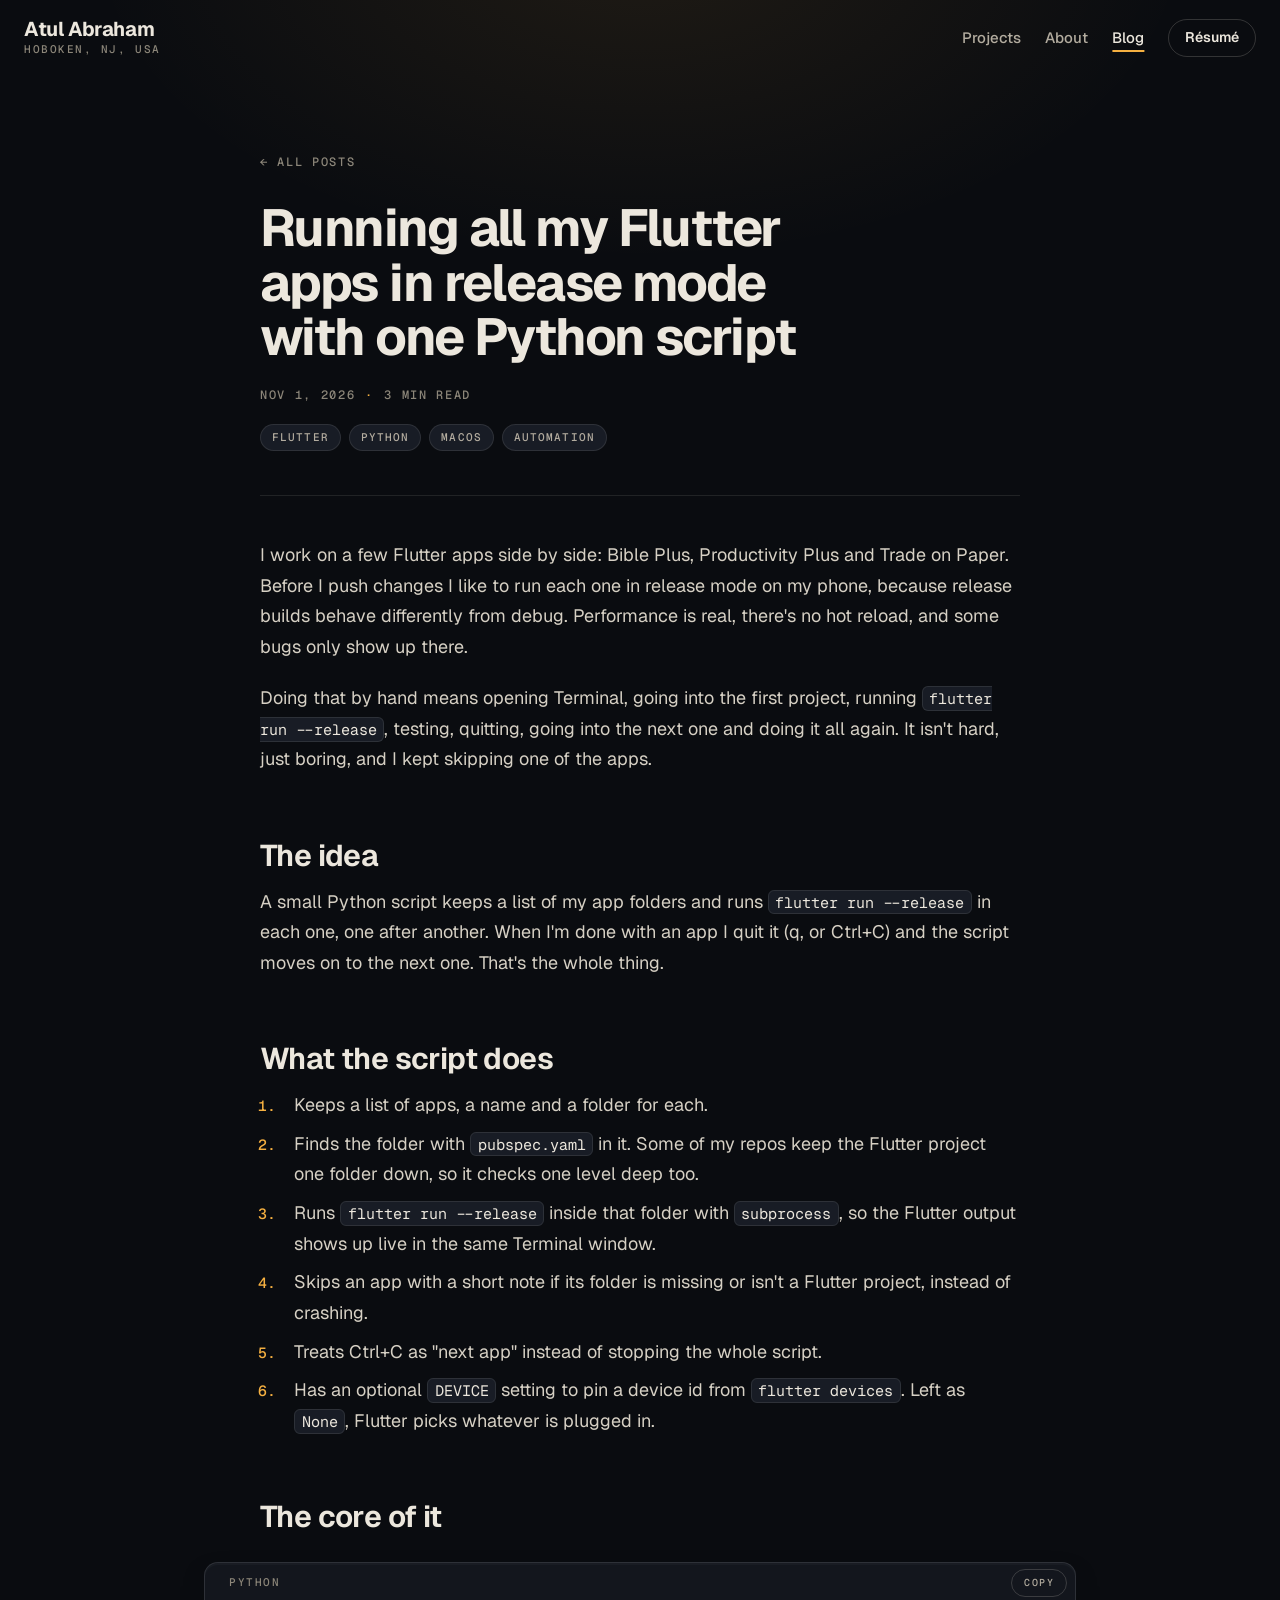
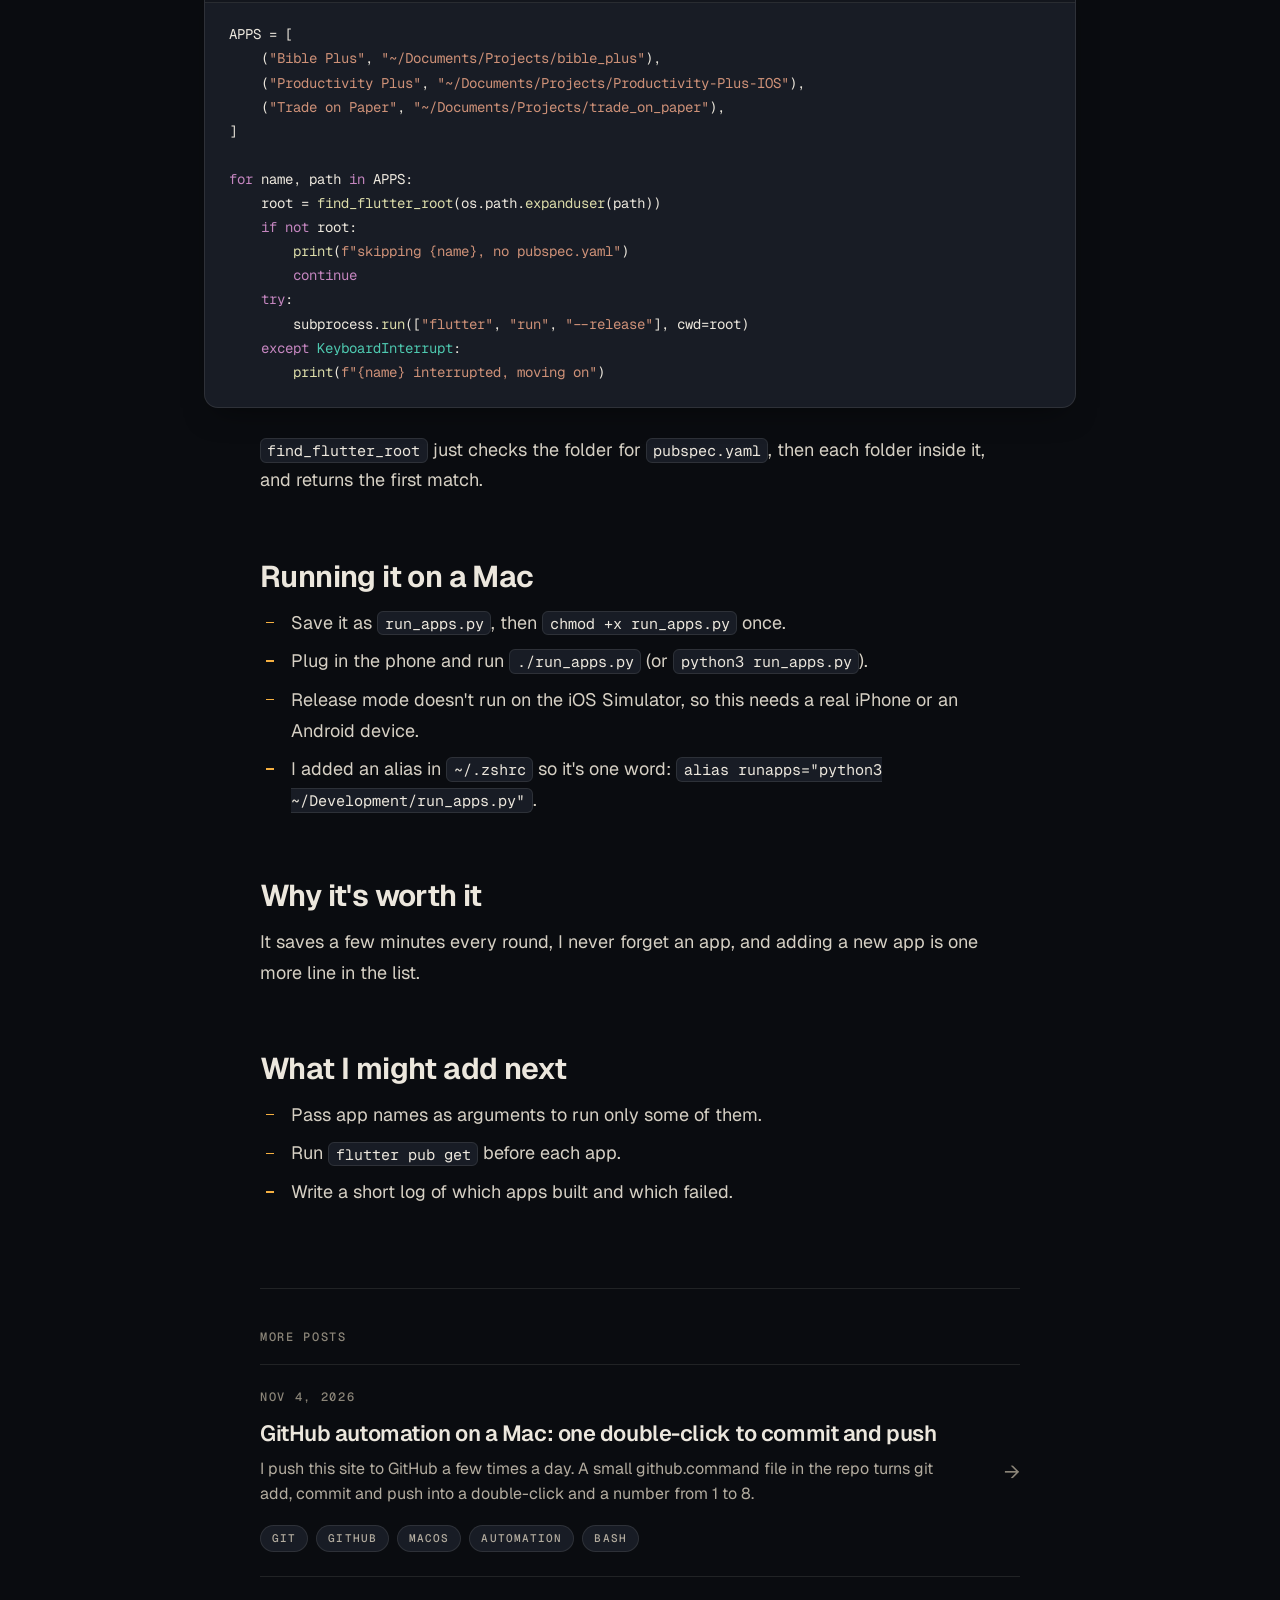
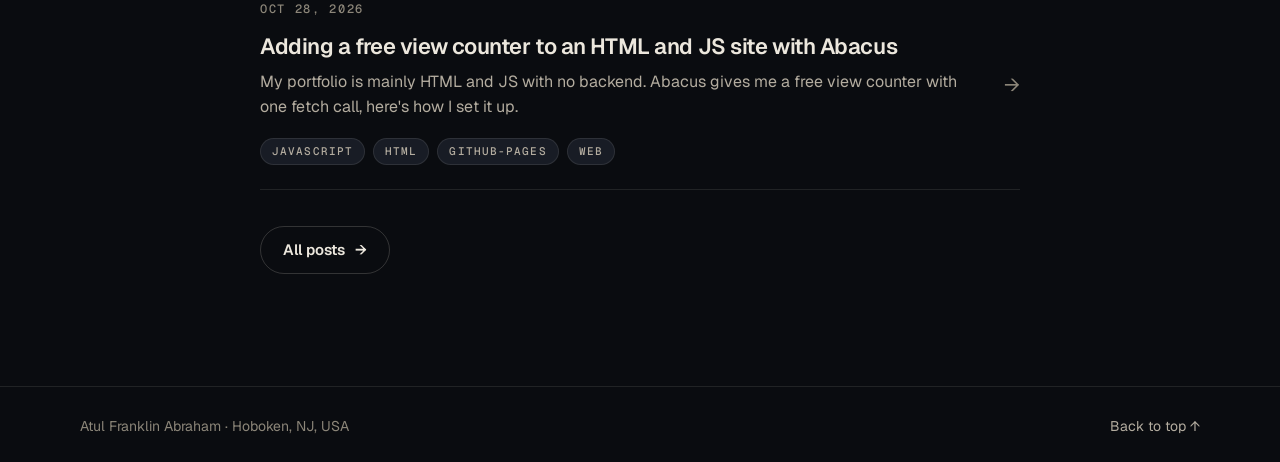
<file: blog/flutter-release-runner/index.html>
<!doctype html>
<html lang="en">
<head>
  <meta charset="utf-8" />
  <meta name="viewport" content="width=device-width, initial-scale=1, viewport-fit=cover" />
  <title>Running all my Flutter apps in release mode with one Python script - Atul Abraham</title>
  <meta name="description" content="I test a few Flutter apps on my phone every few days. Instead of opening each project and typing flutter run --release, a tiny Python script on my Mac runs them one after another." />
  <meta name="author" content="Atul Franklin Abraham" />
  <meta name="robots" content="index, follow, max-image-preview:large" />
  <link rel="canonical" href="https://atulabraham.site/blog/flutter-release-runner/" />
  <meta name="theme-color" content="#0A0C10" />
  <meta name="color-scheme" content="dark" />
  <!-- stop dark reader recolouring -->
  <meta name="darkreader-lock" />
  <meta property="og:type" content="article" />
  <meta property="og:site_name" content="Atul Abraham" />
  <meta property="og:url" content="https://atulabraham.site/blog/flutter-release-runner/" />
  <meta property="og:title" content="Running all my Flutter apps in release mode with one Python script - Atul Abraham" />
  <meta property="og:description" content="I test a few Flutter apps on my phone every few days. Instead of opening each project and typing flutter run --release, a tiny Python script on my Mac runs them one after another." />
  <meta property="og:image" content="https://atulabraham.site/assets/photo.jpg" />
  <meta property="article:tag" content="flutter" />
  <meta property="article:tag" content="python" />
  <meta property="article:tag" content="macos" />
  <meta property="article:tag" content="automation" />
  <meta name="twitter:card" content="summary" />
  <meta name="twitter:title" content="Running all my Flutter apps in release mode with one Python script - Atul Abraham" />
  <meta name="twitter:description" content="I test a few Flutter apps on my phone every few days. Instead of opening each project and typing flutter run --release, a tiny Python script on my Mac runs them one after another." />
  <meta name="twitter:image" content="https://atulabraham.site/assets/photo.jpg" />
  <!-- icons -->
  <link rel="icon" href="/favicon-96.png?v=2" type="image/png" sizes="96x96" />
  <link rel="icon" href="/favicon-48.png?v=2" type="image/png" sizes="48x48" />
  <link rel="icon" href="/favicon.ico?v=2" sizes="16x16 32x32 48x48" />
  <link rel="icon" href="/favicon.svg?v=2" type="image/svg+xml" />
  <link rel="apple-touch-icon" href="/apple-touch-icon.png?v=2" sizes="180x180" />
  <link rel="manifest" href="/site.webmanifest?v=2" />
  <!-- structured data -->
  <script type="application/ld+json">
  {
    "@context": "https://schema.org",
    "@type": "BlogPosting",
    "@id": "https://atulabraham.site/blog/flutter-release-runner/#post",
    "headline": "Running all my Flutter apps in release mode with one Python script",
    "description": "I test a few Flutter apps on my phone every few days. Instead of opening each project and typing flutter run --release, a tiny Python script on my Mac runs them one after another.",
    "url": "https://atulabraham.site/blog/flutter-release-runner/",
    "mainEntityOfPage": "https://atulabraham.site/blog/flutter-release-runner/",
    "image": "https://atulabraham.site/assets/photo.jpg",
    "inLanguage": "en",
    "isPartOf": {
      "@id": "https://atulabraham.site/blog/#blog"
    },
    "author": {
      "@type": "Person",
      "@id": "https://atulabraham.site/#person",
      "name": "Atul Abraham",
      "url": "https://atulabraham.site/"
    },
    "publisher": {
      "@type": "Person",
      "@id": "https://atulabraham.site/#person",
      "name": "Atul Abraham",
      "url": "https://atulabraham.site/"
    },
    "keywords": "flutter, python, macos, automation"
  }
  </script>
  <link rel="preconnect" href="https://fonts.googleapis.com" />
  <link rel="preconnect" href="https://fonts.gstatic.com" crossorigin />
  <link href="https://fonts.googleapis.com/css2?family=Geist:wght@400;500;600;700&family=Geist+Mono:wght@400;500&display=swap" rel="stylesheet" />
  <link rel="stylesheet" href="/css/styles.css?v=3c0ca0f3" />
  <link rel="stylesheet" href="/css/blog.css?v=eb19ead3" />
  <script src="/js/blog.js?v=1784ec98" defer></script>
</head>
<body class="blog-page">
  <a class="skip" href="#main">Skip to content</a>

  <!-- top bar -->
  <header class="topbar topbar-blog" id="top">
    <a class="brand" href="/" aria-label="Atul Abraham, home">
      <span class="brand-name">Atul Abraham</span>
      <span class="brand-meta mono">Hoboken, NJ, USA</span>
    </a>
    <nav class="topnav" aria-label="Main">
      <a class="nav-home" href="/"><span aria-hidden="true">← </span>Desk</a>
      <a href="/#projects">Projects</a>
      <a href="/#about">About</a>
      <a class="nav-on" href="/blog/" aria-current="true">Blog</a>
      <a class="btn btn-secondary btn-sm" href="/assets/Atul_Abraham_Resume.pdf" target="_blank" rel="noopener">Résumé</a>
    </nav>
  </header>

  <main id="main" tabindex="-1">
    <article class="post">
      <header class="post-head">
        <a class="back mono" href="/blog/"><span aria-hidden="true">← </span>All posts</a>
        <h1 class="post-title">Running all my Flutter apps in release mode with one Python script</h1>
        <p class="post-meta mono"><span data-nosnippet>Nov 1, 2026</span><span class="sep" aria-hidden="true">·</span><span>3 min read</span></p>
        <ul class="post-tags" aria-label="Tags"><li class="pill mono">flutter</li><li class="pill mono">python</li><li class="pill mono">macos</li><li class="pill mono">automation</li></ul>
      </header>
      <div class="prose">
<p>I work on a few Flutter apps side by side: Bible Plus, Productivity Plus and Trade on Paper. Before I push changes I like to run each one in release mode on my phone, because release builds behave differently from debug. Performance is real, there's no hot reload, and some bugs only show up there.</p>
<p>Doing that by hand means opening Terminal, going into the first project, running <code>flutter run --release</code>, testing, quitting, going into the next one and doing it all again. It isn't hard, just boring, and I kept skipping one of the apps.</p>
<h2 id="the-idea">The idea</h2>
<p>A small Python script keeps a list of my app folders and runs <code>flutter run --release</code> in each one, one after another. When I'm done with an app I quit it (q, or Ctrl+C) and the script moves on to the next one. That's the whole thing.</p>
<h2 id="what-the-script-does">What the script does</h2>
<ol>
<li>Keeps a list of apps, a name and a folder for each.</li>
<li>Finds the folder with <code>pubspec.yaml</code> in it. Some of my repos keep the Flutter project one folder down, so it checks one level deep too.</li>
<li>Runs <code>flutter run --release</code> inside that folder with <code>subprocess</code>, so the Flutter output shows up live in the same Terminal window.</li>
<li>Skips an app with a short note if its folder is missing or isn't a Flutter project, instead of crashing.</li>
<li>Treats Ctrl+C as "next app" instead of stopping the whole script.</li>
<li>Has an optional <code>DEVICE</code> setting to pin a device id from <code>flutter devices</code>. Left as <code>None</code>, Flutter picks whatever is plugged in.</li>
</ol>
<h2 id="the-core-of-it">The core of it</h2>
<div class="code">
<div class="code-bar"><span class="code-lang mono">python</span></div>
<pre><code class="language-python">APPS = [
    (<span class="tk-s">"Bible Plus"</span>, <span class="tk-s">"~/Documents/Projects/bible_plus"</span>),
    (<span class="tk-s">"Productivity Plus"</span>, <span class="tk-s">"~/Documents/Projects/Productivity-Plus-IOS"</span>),
    (<span class="tk-s">"Trade on Paper"</span>, <span class="tk-s">"~/Documents/Projects/trade_on_paper"</span>),
]

<span class="tk-k">for</span> name, path <span class="tk-k">in</span> APPS:
    root = <span class="tk-f">find_flutter_root</span>(os.path.<span class="tk-f">expanduser</span>(path))
    <span class="tk-k">if</span> <span class="tk-k">not</span> root:
        <span class="tk-f">print</span>(<span class="tk-s">f"skipping {name}, no pubspec.yaml"</span>)
        <span class="tk-k">continue</span>
    <span class="tk-k">try</span>:
        subprocess.<span class="tk-f">run</span>([<span class="tk-s">"flutter"</span>, <span class="tk-s">"run"</span>, <span class="tk-s">"--release"</span>], cwd=root)
    <span class="tk-k">except</span> <span class="tk-t">KeyboardInterrupt</span>:
        <span class="tk-f">print</span>(<span class="tk-s">f"{name} interrupted, moving on"</span>)</code></pre>
</div>
<p><code>find_flutter_root</code> just checks the folder for <code>pubspec.yaml</code>, then each folder inside it, and returns the first match.</p>
<h2 id="running-it-on-a-mac">Running it on a Mac</h2>
<ul>
<li>Save it as <code>run_apps.py</code>, then <code>chmod +x run_apps.py</code> once.</li>
<li>Plug in the phone and run <code>./run_apps.py</code> (or <code>python3 run_apps.py</code>).</li>
<li>Release mode doesn't run on the iOS Simulator, so this needs a real iPhone or an Android device.</li>
<li>I added an alias in <code>~/.zshrc</code> so it's one word: <code>alias runapps="python3 ~/Development/run_apps.py"</code>.</li>
</ul>
<h2 id="why-it-s-worth-it">Why it's worth it</h2>
<p>It saves a few minutes every round, I never forget an app, and adding a new app is one more line in the list.</p>
<h2 id="what-i-might-add-next">What I might add next</h2>
<ul>
<li>Pass app names as arguments to run only some of them.</li>
<li>Run <code>flutter pub get</code> before each app.</li>
<li>Write a short log of which apps built and which failed.</li>
</ul>
      </div>
    </article>
    <div class="post-end">
      <section class="more" aria-labelledby="more-h">
        <h2 class="more-h mono" id="more-h">More posts</h2>
        <ol class="post-list post-list-sm">
      <li>
        <a class="post-row" href="/blog/github-automation-mac/">
          <span class="post-row-date mono" data-nosnippet>Nov 4, 2026</span>
          <div class="post-row-main">
            <h3 class="post-row-title">GitHub automation on a Mac: one double-click to commit and push</h3>
            <p class="post-row-summary">I push this site to GitHub a few times a day. A small github.command file in the repo turns git add, commit and push into a double-click and a number from 1 to 8.</p>
            <div class="post-tags"><span class="pill mono">git</span><span class="pill mono">github</span><span class="pill mono">macos</span><span class="pill mono">automation</span><span class="pill mono">bash</span></div>
          </div>
          <span class="post-row-go" aria-hidden="true">→</span>
        </a>
      </li>
      <li>
        <a class="post-row" href="/blog/abacus-view-counter/">
          <span class="post-row-date mono" data-nosnippet>Oct 28, 2026</span>
          <div class="post-row-main">
            <h3 class="post-row-title">Adding a free view counter to an HTML and JS site with Abacus</h3>
            <p class="post-row-summary">My portfolio is mainly HTML and JS with no backend. Abacus gives me a free view counter with one fetch call, here&#x27;s how I set it up.</p>
            <div class="post-tags"><span class="pill mono">javascript</span><span class="pill mono">html</span><span class="pill mono">github-pages</span><span class="pill mono">web</span></div>
          </div>
          <span class="post-row-go" aria-hidden="true">→</span>
        </a>
      </li>
        </ol>
        <a class="btn btn-secondary" href="/blog/">All posts <span aria-hidden="true">→</span></a>
      </section>
    </div>
  </main>

  <footer class="footer">
    <div class="wrap footer-row">
      <span>Atul Franklin Abraham · Hoboken, NJ, USA</span>
      <a href="#top">Back to top ↑</a>
    </div>
  </footer>
</body>
</html>
</file>
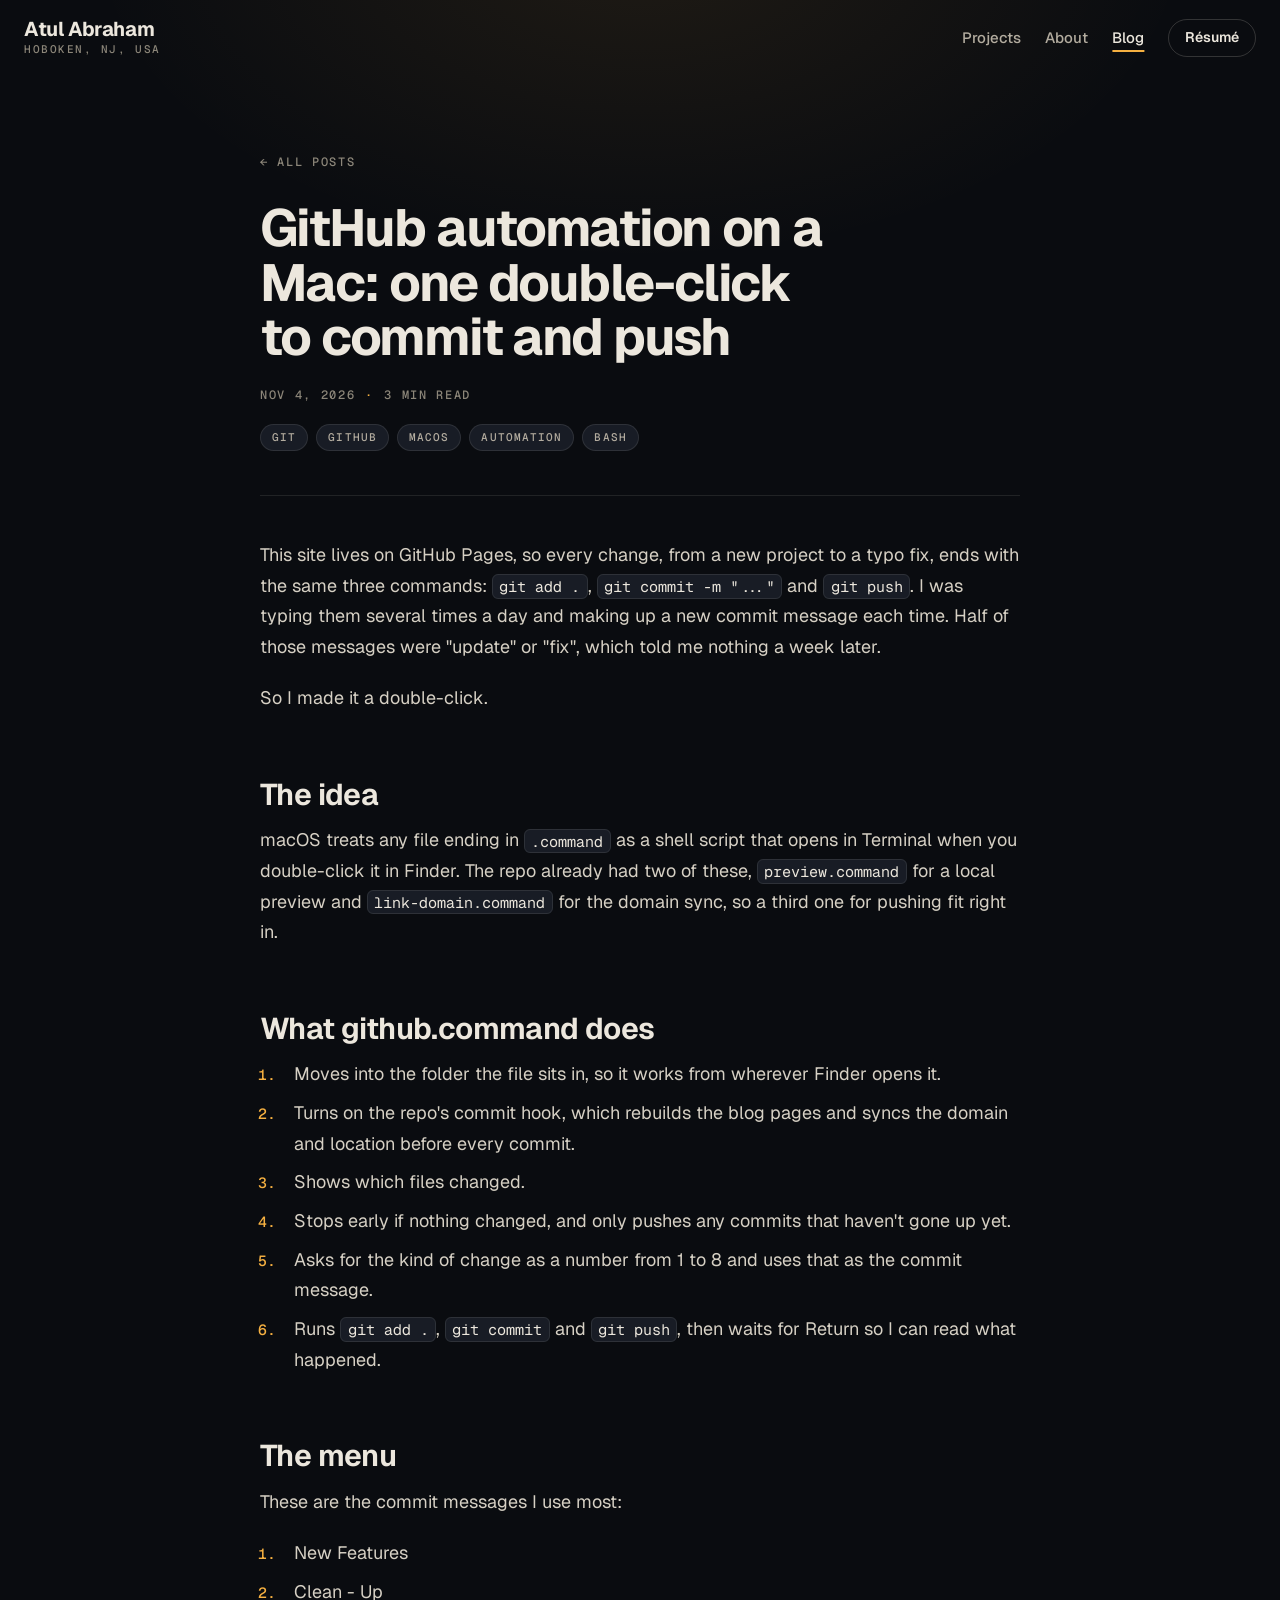
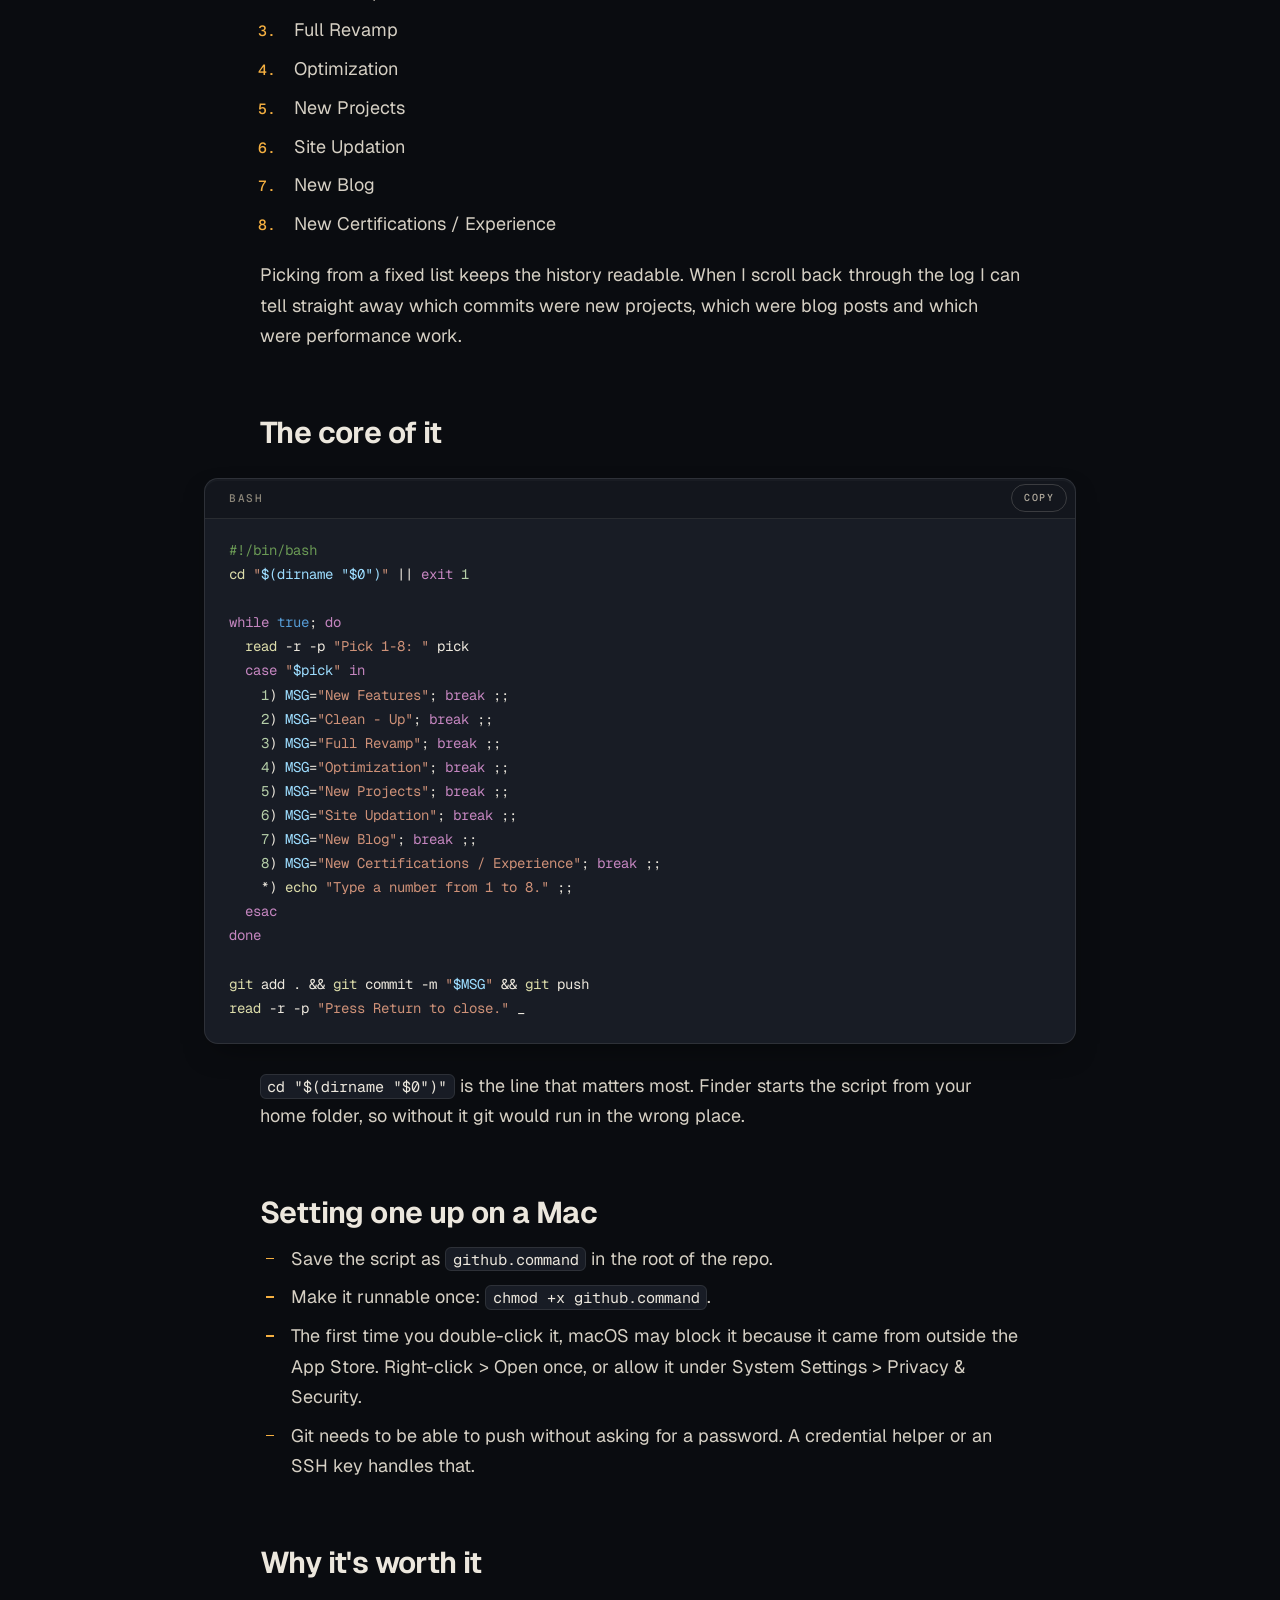
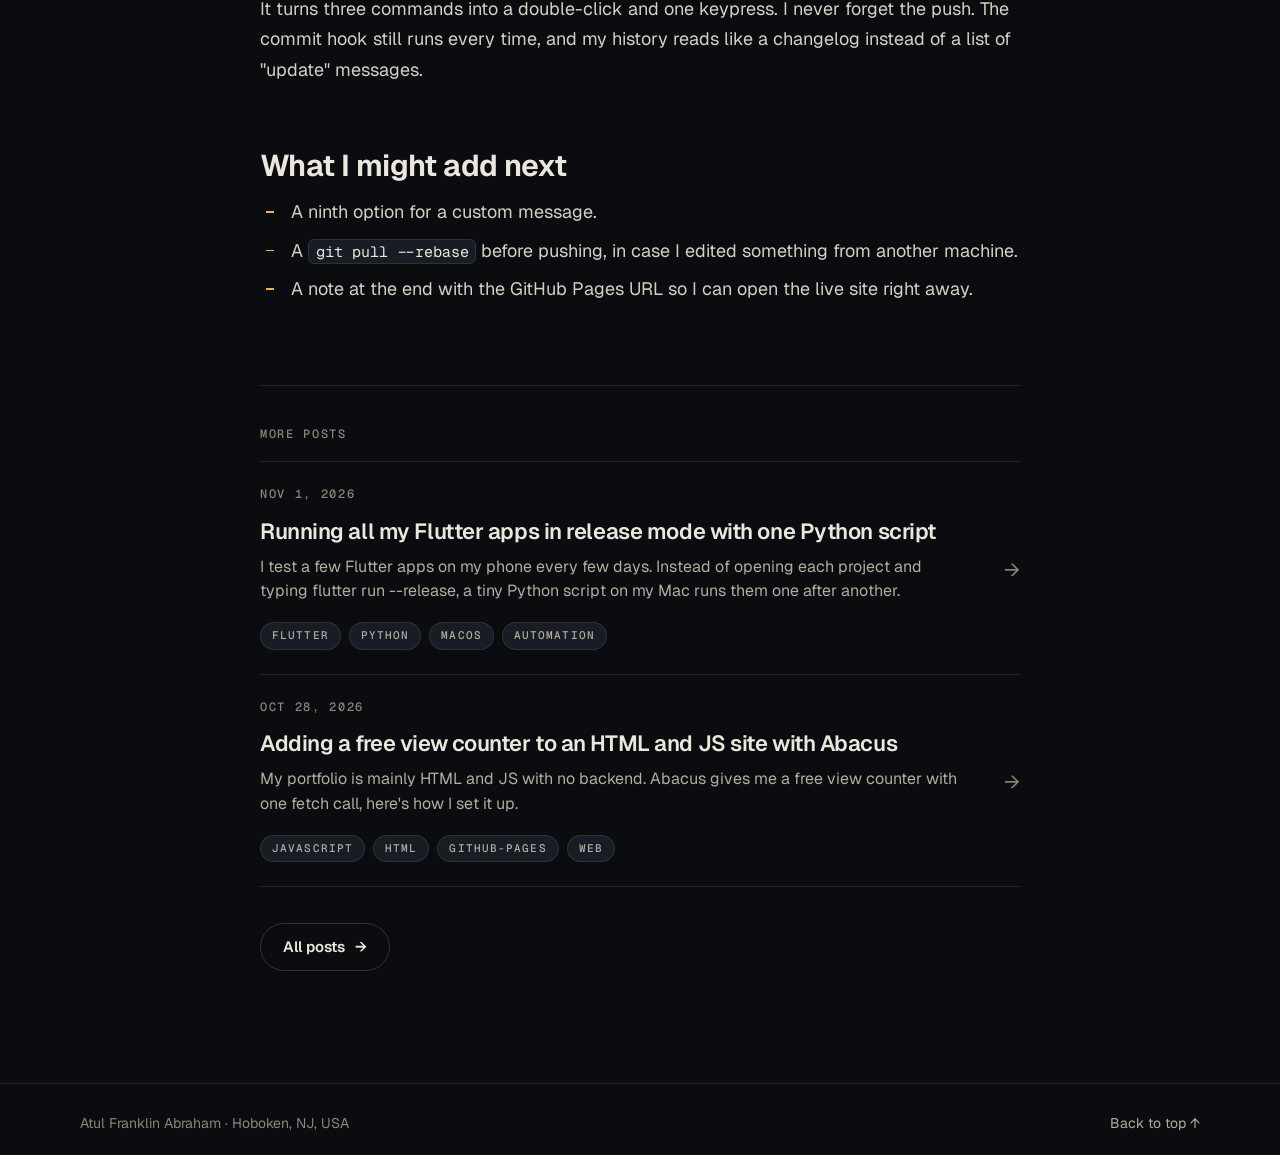
<file: blog/github-automation-mac/index.html>
<!doctype html>
<html lang="en">
<head>
  <meta charset="utf-8" />
  <meta name="viewport" content="width=device-width, initial-scale=1, viewport-fit=cover" />
  <title>GitHub automation on a Mac: one double-click to commit and push - Atul Abraham</title>
  <meta name="description" content="I push this site to GitHub a few times a day. A small github.command file in the repo turns git add, commit and push into a double-click and a number from 1 to 8." />
  <meta name="author" content="Atul Franklin Abraham" />
  <meta name="robots" content="index, follow, max-image-preview:large" />
  <link rel="canonical" href="https://atulabraham.site/blog/github-automation-mac/" />
  <meta name="theme-color" content="#0A0C10" />
  <meta name="color-scheme" content="dark" />
  <!-- stop dark reader recolouring -->
  <meta name="darkreader-lock" />
  <meta property="og:type" content="article" />
  <meta property="og:site_name" content="Atul Abraham" />
  <meta property="og:url" content="https://atulabraham.site/blog/github-automation-mac/" />
  <meta property="og:title" content="GitHub automation on a Mac: one double-click to commit and push - Atul Abraham" />
  <meta property="og:description" content="I push this site to GitHub a few times a day. A small github.command file in the repo turns git add, commit and push into a double-click and a number from 1 to 8." />
  <meta property="og:image" content="https://atulabraham.site/assets/photo.jpg" />
  <meta property="article:tag" content="git" />
  <meta property="article:tag" content="github" />
  <meta property="article:tag" content="macos" />
  <meta property="article:tag" content="automation" />
  <meta property="article:tag" content="bash" />
  <meta name="twitter:card" content="summary" />
  <meta name="twitter:title" content="GitHub automation on a Mac: one double-click to commit and push - Atul Abraham" />
  <meta name="twitter:description" content="I push this site to GitHub a few times a day. A small github.command file in the repo turns git add, commit and push into a double-click and a number from 1 to 8." />
  <meta name="twitter:image" content="https://atulabraham.site/assets/photo.jpg" />
  <!-- icons -->
  <link rel="icon" href="/favicon-96.png?v=2" type="image/png" sizes="96x96" />
  <link rel="icon" href="/favicon-48.png?v=2" type="image/png" sizes="48x48" />
  <link rel="icon" href="/favicon.ico?v=2" sizes="16x16 32x32 48x48" />
  <link rel="icon" href="/favicon.svg?v=2" type="image/svg+xml" />
  <link rel="apple-touch-icon" href="/apple-touch-icon.png?v=2" sizes="180x180" />
  <link rel="manifest" href="/site.webmanifest?v=2" />
  <!-- structured data -->
  <script type="application/ld+json">
  {
    "@context": "https://schema.org",
    "@type": "BlogPosting",
    "@id": "https://atulabraham.site/blog/github-automation-mac/#post",
    "headline": "GitHub automation on a Mac: one double-click to commit and push",
    "description": "I push this site to GitHub a few times a day. A small github.command file in the repo turns git add, commit and push into a double-click and a number from 1 to 8.",
    "url": "https://atulabraham.site/blog/github-automation-mac/",
    "mainEntityOfPage": "https://atulabraham.site/blog/github-automation-mac/",
    "image": "https://atulabraham.site/assets/photo.jpg",
    "inLanguage": "en",
    "isPartOf": {
      "@id": "https://atulabraham.site/blog/#blog"
    },
    "author": {
      "@type": "Person",
      "@id": "https://atulabraham.site/#person",
      "name": "Atul Abraham",
      "url": "https://atulabraham.site/"
    },
    "publisher": {
      "@type": "Person",
      "@id": "https://atulabraham.site/#person",
      "name": "Atul Abraham",
      "url": "https://atulabraham.site/"
    },
    "keywords": "git, github, macos, automation, bash"
  }
  </script>
  <link rel="preconnect" href="https://fonts.googleapis.com" />
  <link rel="preconnect" href="https://fonts.gstatic.com" crossorigin />
  <link href="https://fonts.googleapis.com/css2?family=Geist:wght@400;500;600;700&family=Geist+Mono:wght@400;500&display=swap" rel="stylesheet" />
  <link rel="stylesheet" href="/css/styles.css?v=3c0ca0f3" />
  <link rel="stylesheet" href="/css/blog.css?v=eb19ead3" />
  <script src="/js/blog.js?v=1784ec98" defer></script>
</head>
<body class="blog-page">
  <a class="skip" href="#main">Skip to content</a>

  <!-- top bar -->
  <header class="topbar topbar-blog" id="top">
    <a class="brand" href="/" aria-label="Atul Abraham, home">
      <span class="brand-name">Atul Abraham</span>
      <span class="brand-meta mono">Hoboken, NJ, USA</span>
    </a>
    <nav class="topnav" aria-label="Main">
      <a class="nav-home" href="/"><span aria-hidden="true">← </span>Desk</a>
      <a href="/#projects">Projects</a>
      <a href="/#about">About</a>
      <a class="nav-on" href="/blog/" aria-current="true">Blog</a>
      <a class="btn btn-secondary btn-sm" href="/assets/Atul_Abraham_Resume.pdf" target="_blank" rel="noopener">Résumé</a>
    </nav>
  </header>

  <main id="main" tabindex="-1">
    <article class="post">
      <header class="post-head">
        <a class="back mono" href="/blog/"><span aria-hidden="true">← </span>All posts</a>
        <h1 class="post-title">GitHub automation on a Mac: one double-click to commit and push</h1>
        <p class="post-meta mono"><span data-nosnippet>Nov 4, 2026</span><span class="sep" aria-hidden="true">·</span><span>3 min read</span></p>
        <ul class="post-tags" aria-label="Tags"><li class="pill mono">git</li><li class="pill mono">github</li><li class="pill mono">macos</li><li class="pill mono">automation</li><li class="pill mono">bash</li></ul>
      </header>
      <div class="prose">
<p>This site lives on GitHub Pages, so every change, from a new project to a typo fix, ends with the same three commands: <code>git add .</code>, <code>git commit -m "..."</code> and <code>git push</code>. I was typing them several times a day and making up a new commit message each time. Half of those messages were "update" or "fix", which told me nothing a week later.</p>
<p>So I made it a double-click.</p>
<h2 id="the-idea">The idea</h2>
<p>macOS treats any file ending in <code>.command</code> as a shell script that opens in Terminal when you double-click it in Finder. The repo already had two of these, <code>preview.command</code> for a local preview and <code>link-domain.command</code> for the domain sync, so a third one for pushing fit right in.</p>
<h2 id="what-github-command-does">What github.command does</h2>
<ol>
<li>Moves into the folder the file sits in, so it works from wherever Finder opens it.</li>
<li>Turns on the repo's commit hook, which rebuilds the blog pages and syncs the domain and location before every commit.</li>
<li>Shows which files changed.</li>
<li>Stops early if nothing changed, and only pushes any commits that haven't gone up yet.</li>
<li>Asks for the kind of change as a number from 1 to 8 and uses that as the commit message.</li>
<li>Runs <code>git add .</code>, <code>git commit</code> and <code>git push</code>, then waits for Return so I can read what happened.</li>
</ol>
<h2 id="the-menu">The menu</h2>
<p>These are the commit messages I use most:</p>
<ol>
<li>New Features</li>
<li>Clean - Up</li>
<li>Full Revamp</li>
<li>Optimization</li>
<li>New Projects</li>
<li>Site Updation</li>
<li>New Blog</li>
<li>New Certifications / Experience</li>
</ol>
<p>Picking from a fixed list keeps the history readable. When I scroll back through the log I can tell straight away which commits were new projects, which were blog posts and which were performance work.</p>
<h2 id="the-core-of-it">The core of it</h2>
<div class="code">
<div class="code-bar"><span class="code-lang mono">bash</span></div>
<pre><code class="language-bash"><span class="tk-c">#!/bin/bash</span>
<span class="tk-f">cd</span> <span class="tk-s">"</span><span class="tk-v">$(dirname "$0")</span><span class="tk-s">"</span> || <span class="tk-k">exit</span> <span class="tk-n">1</span>

<span class="tk-k">while</span> <span class="tk-d">true</span>; <span class="tk-k">do</span>
  <span class="tk-f">read</span> -r -p <span class="tk-s">"Pick 1-8: "</span> pick
  <span class="tk-k">case</span> <span class="tk-s">"</span><span class="tk-v">$pick</span><span class="tk-s">"</span> <span class="tk-k">in</span>
    <span class="tk-n">1</span>) <span class="tk-v">MSG</span>=<span class="tk-s">"New Features"</span>; <span class="tk-k">break</span> ;;
    <span class="tk-n">2</span>) <span class="tk-v">MSG</span>=<span class="tk-s">"Clean - Up"</span>; <span class="tk-k">break</span> ;;
    <span class="tk-n">3</span>) <span class="tk-v">MSG</span>=<span class="tk-s">"Full Revamp"</span>; <span class="tk-k">break</span> ;;
    <span class="tk-n">4</span>) <span class="tk-v">MSG</span>=<span class="tk-s">"Optimization"</span>; <span class="tk-k">break</span> ;;
    <span class="tk-n">5</span>) <span class="tk-v">MSG</span>=<span class="tk-s">"New Projects"</span>; <span class="tk-k">break</span> ;;
    <span class="tk-n">6</span>) <span class="tk-v">MSG</span>=<span class="tk-s">"Site Updation"</span>; <span class="tk-k">break</span> ;;
    <span class="tk-n">7</span>) <span class="tk-v">MSG</span>=<span class="tk-s">"New Blog"</span>; <span class="tk-k">break</span> ;;
    <span class="tk-n">8</span>) <span class="tk-v">MSG</span>=<span class="tk-s">"New Certifications / Experience"</span>; <span class="tk-k">break</span> ;;
    *) <span class="tk-f">echo</span> <span class="tk-s">"Type a number from 1 to 8."</span> ;;
  <span class="tk-k">esac</span>
<span class="tk-k">done</span>

<span class="tk-f">git</span> add . &amp;&amp; <span class="tk-f">git</span> commit -m <span class="tk-s">"</span><span class="tk-v">$MSG</span><span class="tk-s">"</span> &amp;&amp; <span class="tk-f">git</span> push
<span class="tk-f">read</span> -r -p <span class="tk-s">"Press Return to close."</span> _</code></pre>
</div>
<p><code>cd "$(dirname "$0")"</code> is the line that matters most. Finder starts the script from your home folder, so without it git would run in the wrong place.</p>
<h2 id="setting-one-up-on-a-mac">Setting one up on a Mac</h2>
<ul>
<li>Save the script as <code>github.command</code> in the root of the repo.</li>
<li>Make it runnable once: <code>chmod +x github.command</code>.</li>
<li>The first time you double-click it, macOS may block it because it came from outside the App Store. Right-click &gt; Open once, or allow it under System Settings &gt; Privacy &amp; Security.</li>
<li>Git needs to be able to push without asking for a password. A credential helper or an SSH key handles that.</li>
</ul>
<h2 id="why-it-s-worth-it">Why it's worth it</h2>
<p>It turns three commands into a double-click and one keypress. I never forget the push. The commit hook still runs every time, and my history reads like a changelog instead of a list of "update" messages.</p>
<h2 id="what-i-might-add-next">What I might add next</h2>
<ul>
<li>A ninth option for a custom message.</li>
<li>A <code>git pull --rebase</code> before pushing, in case I edited something from another machine.</li>
<li>A note at the end with the GitHub Pages URL so I can open the live site right away.</li>
</ul>
      </div>
    </article>
    <div class="post-end">
      <section class="more" aria-labelledby="more-h">
        <h2 class="more-h mono" id="more-h">More posts</h2>
        <ol class="post-list post-list-sm">
      <li>
        <a class="post-row" href="/blog/flutter-release-runner/">
          <span class="post-row-date mono" data-nosnippet>Nov 1, 2026</span>
          <div class="post-row-main">
            <h3 class="post-row-title">Running all my Flutter apps in release mode with one Python script</h3>
            <p class="post-row-summary">I test a few Flutter apps on my phone every few days. Instead of opening each project and typing flutter run --release, a tiny Python script on my Mac runs them one after another.</p>
            <div class="post-tags"><span class="pill mono">flutter</span><span class="pill mono">python</span><span class="pill mono">macos</span><span class="pill mono">automation</span></div>
          </div>
          <span class="post-row-go" aria-hidden="true">→</span>
        </a>
      </li>
      <li>
        <a class="post-row" href="/blog/abacus-view-counter/">
          <span class="post-row-date mono" data-nosnippet>Oct 28, 2026</span>
          <div class="post-row-main">
            <h3 class="post-row-title">Adding a free view counter to an HTML and JS site with Abacus</h3>
            <p class="post-row-summary">My portfolio is mainly HTML and JS with no backend. Abacus gives me a free view counter with one fetch call, here&#x27;s how I set it up.</p>
            <div class="post-tags"><span class="pill mono">javascript</span><span class="pill mono">html</span><span class="pill mono">github-pages</span><span class="pill mono">web</span></div>
          </div>
          <span class="post-row-go" aria-hidden="true">→</span>
        </a>
      </li>
        </ol>
        <a class="btn btn-secondary" href="/blog/">All posts <span aria-hidden="true">→</span></a>
      </section>
    </div>
  </main>

  <footer class="footer">
    <div class="wrap footer-row">
      <span>Atul Franklin Abraham · Hoboken, NJ, USA</span>
      <a href="#top">Back to top ↑</a>
    </div>
  </footer>
</body>
</html>
</file>
<file: css/styles.css>
/* main styles */
:root {
  color-scheme: dark;
  --ink-0: #0A0C10;
  --ink-1: #11141B;
  --ink-2: #181C25;
  --line: rgba(236, 231, 221, 0.10);
  --line-2: rgba(236, 231, 221, 0.18);
  --text: #ECE7DD;
  --text-2: #B3AC9F;
  --text-3: #8C8679;
  --amber: #F5B041;
  --amber-hover: #E6A232;
  --amber-ink: #1A1206;
  --up: #3DDC97;
  --down: #FF6B6B;
  --paper: #F3EEE4;
  --paper-ink: #16130E;
  --paper-ink-2: #5A5347;
  --tag: #FBE3B5;
  --tag-ink: #6B4206;

  --font: "Geist", ui-sans-serif, system-ui, -apple-system, "Segoe UI", Roboto, sans-serif;
  --mono: "Geist Mono", ui-monospace, "SF Mono", Menlo, Consolas, monospace;

  --r-sm: 8px;
  --r-md: 14px;
  --r-lg: 22px;
  --r-pill: 999px;
  --shadow-card: 0 24px 60px -20px rgba(0, 0, 0, 0.6);
  --shadow-lift: 0 2px 0 rgba(255, 255, 255, 0.04) inset, 0 12px 30px -12px rgba(0, 0, 0, 0.5);

  --wrap: 1120px;
  --gutter: 24px;
  --section-y: 128px;
  --ease: cubic-bezier(0.2, 0.7, 0.1, 1);
}

*, *::before, *::after { box-sizing: border-box; }
html { scroll-behavior: smooth; -webkit-text-size-adjust: 100%; overflow-x: clip; }
#projects { overflow-x: clip; }
body {
  margin: 0;
  background: var(--ink-0);
  color: var(--text);
  font-family: var(--font);
  font-size: 17px;
  line-height: 1.6;
  -webkit-font-smoothing: antialiased;
  overflow-x: hidden;
}
img { max-width: 100%; display: block; }
a { color: var(--amber); text-decoration: none; }
a:hover { text-decoration: underline; text-underline-offset: 3px; }
button { font: inherit; color: inherit; }
h1, h2, h3, p { margin: 0; }
ul, ol, dl, dd { margin: 0; padding: 0; }
li { list-style: none; }
.mono { font-family: var(--mono); font-size: 12px; font-weight: 500; letter-spacing: 0.14em; text-transform: uppercase; line-height: 1.4; }

:focus-visible { outline: 2px solid var(--amber); outline-offset: 3px; border-radius: 4px; }

.skip {
  position: absolute; left: 16px; top: -60px; z-index: 100;
  background: var(--amber); color: var(--amber-ink); padding: 10px 16px; border-radius: var(--r-pill); font-weight: 600;
}
.skip:focus { top: 16px; }

.wrap { width: 100%; max-width: calc(var(--wrap) + var(--gutter) * 2); margin: 0 auto; padding: 0 var(--gutter); }

/* ---------- Buttons ---------- */
.btn {
  display: inline-flex; align-items: center; gap: 10px;
  height: 48px; padding: 0 22px; border-radius: var(--r-pill);
  font-size: 15px; font-weight: 600; letter-spacing: -0.005em;
  border: 1px solid transparent; cursor: pointer; text-decoration: none !important;
  transition: background .2s var(--ease), border-color .2s var(--ease), transform .2s var(--ease), color .2s;
}
.btn svg { width: 18px; height: 18px; stroke: currentColor; fill: none; stroke-width: 1.6; stroke-linecap: round; stroke-linejoin: round; }
.btn-primary { background: var(--amber); color: var(--amber-ink); }
.btn-primary:hover { background: var(--amber-hover); }
.btn-secondary { background: transparent; color: var(--text); border-color: var(--line-2); }
.btn-secondary:hover { border-color: var(--amber); color: var(--amber); }
.btn-sm { height: 38px; padding: 0 16px; font-size: 14px; }
.btn:active { transform: translateY(1px); }
.btn[disabled] { opacity: .4; pointer-events: none; }

.icon-btn {
  width: 32px; height: 32px; border-radius: 50%; border: 0; cursor: pointer;
  display: grid; place-items: center; background: var(--paper-ink); color: var(--paper);
}
.icon-btn svg { width: 16px; height: 16px; stroke: currentColor; stroke-width: 2; fill: none; stroke-linecap: round; }
.icon-btn:hover { background: #000; }

/* ---------- Top bar ---------- */
/* top of page only, scrolls away */
.topbar {
  position: absolute; inset: 0 0 auto 0; z-index: 30;
  display: flex; align-items: flex-start; justify-content: flex-end;
  padding: 18px var(--gutter);
}
.brand { display: flex; flex-direction: column; color: var(--text); text-decoration: none !important; }
.brand-name { font-weight: 700; font-size: 20px; letter-spacing: -0.02em; line-height: 1.1; }
.brand-meta { color: var(--text-3); font-size: 11px; margin-top: 2px; }
.brand-wx { display: flex; flex-wrap: wrap; align-items: center; gap: 2px 5px; min-height: 15px; margin-top: 2px; color: var(--text-3); font-size: 11px; line-height: 15px; font-variant-numeric: tabular-nums; white-space: nowrap; opacity: 0; transition: opacity .4s var(--ease); }
.brand-wx.ready { opacity: 1; }
.brand-wx svg { flex: none; width: 1.1em; height: 1.1em; fill: none; stroke: currentColor; stroke-width: 2; stroke-linecap: round; stroke-linejoin: round; color: var(--text-2); }
.brand-wx .wx-sun { color: var(--amber); }
.brand-wx .wx-time { flex-basis: 100%; }
.brand-views { display: block; min-height: 14px; margin-top: 1px; color: var(--text-3); font-size: 10px; line-height: 14px; opacity: 0; transition: opacity .4s var(--ease); }
.brand-views.ready { opacity: .75; }
.topmeta { display: flex; flex-direction: column; }
/* desktop, one meta row on the right */
@media (min-width: 721px) {
  .topbar-right { display: flex; flex-direction: column; align-items: flex-end; gap: 10px; }
  .topmeta { flex-direction: row; flex-wrap: wrap; justify-content: flex-end; align-items: center; gap: 2px 14px; }
  .topmeta .brand-meta, .topmeta .brand-wx, .topmeta .brand-views { margin-top: 0; }
  .topmeta .brand-wx .wx-time { flex-basis: auto; margin-left: 9px; }
  .topmeta .brand-meta, .topmeta .brand-wx, .topmeta .brand-views { color: var(--text-2); font-size: 12px; font-weight: 500; line-height: 16px; text-shadow: 0 1px 2px rgba(0,0,0,.7), 0 0 12px rgba(7,8,11,.8); }
  .topmeta .brand-views.ready { opacity: 1; }
}
/* phones, original stacked brand */
@media (max-width: 720px) {
  .topbar { align-items: center; justify-content: space-between; }
  .topbar-right { display: contents; }
}
.topnav { display: flex; align-items: center; gap: 24px; }
.topnav a:not(.btn) { color: var(--text-2); font-size: 15px; font-weight: 500; }
.topnav a:not(.btn):hover { color: var(--text); text-decoration: none; }

/* ---------- Section dots ---------- */
.dots { position: fixed; right: 22px; top: 50%; transform: translateY(-50%); z-index: 25; display: flex; flex-direction: column; gap: 14px; }
.dots a { width: 6px; height: 6px; border-radius: 6px; background: var(--text-3); opacity: .55; transition: height .3s var(--ease), opacity .3s, background .3s; }
.dots a.on { height: 22px; opacity: 1; background: var(--text); }
.dots a:hover { opacity: 1; }

/* ---------- Hero ---------- */
.hero { position: relative; height: 100vh; height: 100svh; min-height: 620px; overflow: hidden; background: #07080B; }
.scene { position: absolute; inset: 0; }
.scene canvas { display: block; width: 100%; height: 100%; touch-action: pan-y; }
.hero::after {
  /* scrim behind hero copy */
  content: ""; position: absolute; inset: 0; pointer-events: none;
  background: linear-gradient(to bottom, rgba(7, 8, 11, 0.7) 0, rgba(7, 8, 11, 0) 110px),
              radial-gradient(90% 75% at 0% 20%, rgba(7, 8, 11, 0.85) 0%, rgba(7, 8, 11, 0.5) 42%, rgba(7, 8, 11, 0) 68%),
              linear-gradient(to bottom, rgba(7, 8, 11, 0) 78%, rgba(10, 12, 16, 1) 100%);
}
.hero-copy { position: absolute; z-index: 2; left: var(--gutter); top: 39px; max-width: 690px; }
.hero-kicker { color: var(--text-2); margin-top: 22px; }
.live-dot { width: 8px; height: 8px; border-radius: 50%; background: var(--up); box-shadow: 0 0 0 0 rgba(61, 220, 151, .6); animation: pulse 2.4s infinite; }
@keyframes pulse { 0% { box-shadow: 0 0 0 0 rgba(61,220,151,.5); } 70% { box-shadow: 0 0 0 10px rgba(61,220,151,0); } 100% { box-shadow: 0 0 0 0 rgba(61,220,151,0); } }
.hero-title { font-family: "Pacifico", cursive; font-size: clamp(40px, 5.4vw, 80px); line-height: 1.25; font-weight: 400; letter-spacing: 0; }
.hero-tagline { margin-top: 22px; font-size: 19px; line-height: 1.5; color: #D6D0C4; max-width: 46ch; }
.hero-copy { text-shadow: 0 1px 2px rgba(0,0,0,.6), 0 0 24px rgba(7,8,11,.9); }
.hero-copy::before { content: ""; position: absolute; z-index: -1; inset: -60px -80px -50px -40px; background: radial-gradient(closest-side, rgba(7,8,11,.82), rgba(7,8,11,.55) 60%, rgba(7,8,11,0)); pointer-events: none; }
/* clear the top bar when narrow */
@media (max-width: 1040px) { .hero-copy { top: 150px; } }
.hero-hint { position: absolute; z-index: 2; left: var(--gutter); bottom: 34px; color: var(--text-3); }
.scroll-cue {
  position: absolute; z-index: 2; left: 50%; bottom: 26px; transform: translateX(-50%);
  display: flex; flex-direction: column; align-items: center; gap: 6px; color: var(--text-3); text-decoration: none !important;
}
.scroll-cue svg { width: 18px; height: 18px; stroke: currentColor; fill: none; stroke-width: 1.6; animation: bob 2s var(--ease) infinite; }
@keyframes bob { 50% { transform: translateY(4px); } }
.scene-label {
  position: absolute; z-index: 3; pointer-events: none; padding: 7px 12px; border-radius: var(--r-pill);
  background: var(--paper); color: var(--paper-ink); font-size: 11px; white-space: nowrap;
  transform: translate(-50%, calc(-100% - 14px)); opacity: 0; transition: opacity .15s;
  box-shadow: var(--shadow-card);
}
.scene-label.on { opacity: 1; }
.loader {
  position: absolute; inset: 0; z-index: 4; display: grid; place-items: center; background: #07080B; color: var(--text-2);
  transition: opacity .8s var(--ease), visibility .8s;
}
.loader.done { opacity: 0; visibility: hidden; }
/* loading terminal */
.term-load { width: min(640px, calc(100% - 2 * var(--gutter))); font-size: 15px; line-height: 1.6; color: var(--text-2); text-transform: none; letter-spacing: 0; }
.tl-line { position: relative; padding-left: 1.6ch; }
.tl-line + .tl-line { margin-top: 10px; }
.tl-fact { min-height: 4.8em; color: var(--text); }
.tl-tag { color: var(--text-3); }
.tl-dots::after { content: ""; animation: tlDots 1.2s steps(1) infinite; }
@keyframes tlDots { 0% { content: ""; } 25% { content: "."; } 50% { content: ".."; } 75% { content: "..."; } }
.term-load .term-cur { width: .6em; height: 1.05em; vertical-align: -0.18em; margin-left: .1em; }
.scene-fallback {
  position: absolute; inset: 0; background:
    radial-gradient(60% 50% at 70% 60%, rgba(245, 176, 65, 0.22), rgba(245, 176, 65, 0) 70%),
    linear-gradient(#0C1018, #07080B);
}

/* ---------- Sections ---------- */
.section { padding: var(--section-y) 0; position: relative; }
.section-alt { background: var(--ink-1); border-top: 1px solid var(--line); border-bottom: 1px solid var(--line); }
.num { color: var(--amber); margin-bottom: 14px; }
.section h2 { font-family: "Pacifico", cursive; font-size: clamp(34px, 4.8vw, 56px); line-height: 1.3; letter-spacing: 0; font-weight: 400; }
.section-lead { margin-top: 18px; color: var(--text-2); font-size: 19px; max-width: 56ch; }
.sub-h { color: var(--text-3); margin: 72px 0 24px; scroll-margin-top: 32px; }
section[id] { scroll-margin-top: 0; }

.reveal { opacity: 0; transform: translateY(18px); transition: opacity .8s var(--ease), transform .8s var(--ease); }
.reveal.in { opacity: 1; transform: none; }

/* ---------- Crates ---------- */
.crates { margin: 56px 0 40px; display: grid; grid-template-columns: repeat(2, 1fr); gap: 16px; }
.crate-row {
  width: 100%; display: grid; grid-template-columns: 148px 1fr; gap: 24px; align-items: center; text-align: left;
  padding: 22px; border-radius: var(--r-lg); border: 1px solid var(--line); background: var(--ink-1); cursor: pointer;
  transition: border-color .25s var(--ease), transform .25s var(--ease), background .25s;
}
.crate-row:hover { border-color: var(--line-2); background: var(--ink-2); transform: translateY(-2px); }
.crate-row:hover .slip:nth-child(1) { transform: translate(-50%, -18px) rotate(-4deg); }
.crate-row:hover .slip:nth-child(2) { transform: translate(-50%, -12px) rotate(3deg); }
.crate-row .ct { display: block; font-size: 24px; line-height: 1.15; font-weight: 600; letter-spacing: -0.015em; }
.crate-row .cb { display: block; color: var(--text-2); font-size: 16px; margin-top: 6px; }
.crate-row .count { color: var(--amber); margin-top: 14px; display: block; }

.crate-art { position: relative; width: 148px; height: 120px; }
.crate-art .slip {
  position: absolute; left: 50%; bottom: 38px; width: 108px; height: 70px; border-radius: 4px; overflow: hidden;
  background: #0A0C10; transform: translate(-50%, -4px); transition: transform .35s var(--ease);
  box-shadow: 0 4px 10px rgba(0,0,0,.4), 0 0 0 1px rgba(236,231,221,.06);
  backface-visibility: hidden; -webkit-backface-visibility: hidden; outline: 1px solid transparent; will-change: transform;
}
.crate-art .slip:nth-child(1) { transform: translate(-50%, -10px) rotate(-2deg); }
.crate-art .slip img { width: 100%; height: 100%; object-fit: cover; border-radius: inherit; backface-visibility: hidden; }
.crate-art .box {
  position: absolute; left: 0; right: 0; bottom: 0; height: 62px; border-radius: 6px;
  background:
    repeating-linear-gradient(90deg, rgba(0,0,0,.08) 0 2px, transparent 2px 22px),
    linear-gradient(#8A5A35, #6B4427);
  box-shadow: inset 0 2px 0 rgba(255,255,255,.12), 0 14px 24px -10px rgba(0,0,0,.7);
  display: grid; place-items: center;
}
.crate-art .box::before { content: ""; position: absolute; top: 10px; width: 34px; height: 7px; border-radius: 4px; background: rgba(0,0,0,.35); }
.crate-art .box span { font-family: var(--mono); font-size: 9px; letter-spacing: .12em; text-transform: uppercase; color: rgba(255, 240, 220, .8); margin-top: 16px; }

/* ---------- CRT (why hire) ---------- */
.crt {
  margin-top: 48px; padding: 18px; border-radius: 28px; background: linear-gradient(#2A2520, #1A1714);
  box-shadow: var(--shadow-card), inset 0 1px 0 rgba(255,255,255,.08);
}
.crt-screen {
  position: relative; border-radius: 18px; padding: 36px; overflow: hidden;
  background: radial-gradient(120% 90% at 50% 40%, #12201A 0%, #0A110E 70%, #060A08 100%);
  box-shadow: inset 0 0 60px rgba(0,0,0,.8);
}
.crt-screen::after {
  content: ""; position: absolute; inset: 0; pointer-events: none;
  background: repeating-linear-gradient(to bottom, rgba(255,255,255,.025) 0 1px, transparent 1px 3px);
}
.crt-top { display: flex; align-items: center; justify-content: space-between; gap: 16px; color: var(--up); margin-bottom: 28px; flex-wrap: wrap; }
.crt-top .cursor { display: inline-block; width: 9px; height: 14px; background: var(--up); vertical-align: -2px; margin-left: 4px; animation: blink 1.1s steps(1) infinite; }
@keyframes blink { 50% { opacity: 0; } }
.crt-spark { width: 160px; height: 36px; }
.crt-grid { display: grid; grid-template-columns: repeat(2, 1fr); gap: 28px 40px; }
.proof .stat { font-family: var(--mono); font-size: clamp(28px, 3.6vw, 40px); font-weight: 500; color: var(--amber); letter-spacing: -0.02em; line-height: 1.1; }
.proof .label { color: var(--up); margin-top: 6px; display: block; }
.proof p { color: var(--text-2); margin-top: 12px; font-size: 16px; max-width: 46ch; }

/* ---------- About ---------- */
/* text wraps the photo, full width below it */
.about-grid { display: flow-root; }
.about-lead { font-size: 22px; line-height: 1.5; margin-top: 28px; color: var(--text); max-width: 34ch; letter-spacing: -0.01em; }
.about-text p:not(.num):not(.about-lead) { margin-top: 18px; color: var(--text-2); }
.roles { display: flex; flex-wrap: wrap; gap: 8px; margin-top: 28px; }
.role { padding: 6px 12px; border-radius: var(--r-pill); border: 1px solid var(--line-2); color: var(--text-2); font-size: 14px; font-weight: 500; }
.portrait { margin: 0 0 32px 64px; float: right; width: 36%; }
.portrait img {
  border-radius: var(--r-lg); width: 100%; height: auto; aspect-ratio: 4 / 5; object-fit: cover; object-position: center 25%;
  box-shadow: var(--shadow-card); filter: saturate(.92);
}
.portrait figcaption { color: var(--text-3); margin-top: 14px; text-align: center; }

.timeline { display: grid; gap: 16px; }
.job { display: grid; grid-template-columns: 220px 1fr; gap: 32px; padding: 32px; border-radius: var(--r-lg); border: 1px solid var(--line); background: var(--ink-1); }
.job .dates { color: var(--text-3); }
.job .place { color: var(--text-3); margin-top: 8px; display: block; }
.job h4 { margin: 0; font-size: 22px; font-weight: 600; letter-spacing: -0.015em; line-height: 1.2; }
.job .role-name { color: var(--amber); font-weight: 500; margin-top: 4px; }
.job ul { margin-top: 16px; display: grid; gap: 10px; }
.job li { position: relative; padding-left: 20px; color: var(--text-2); font-size: 16px; }
.job li::before { content: ""; position: absolute; left: 0; top: 11px; width: 8px; height: 1.5px; background: var(--amber); }

/* ---------- Education ---------- */
.edu-grid { display: grid; grid-template-columns: repeat(2, 1fr); gap: 16px; margin-top: 48px; }
.edu { padding: 28px; border-radius: var(--r-lg); background: var(--ink-0); border: 1px solid var(--line); }
.edu .dates { color: var(--amber); }
.edu h3 { font-size: 22px; font-weight: 600; letter-spacing: -0.015em; margin-top: 14px; line-height: 1.2; }
.edu p { color: var(--text-2); margin-top: 6px; }
.two-col { display: grid; grid-template-columns: 1fr 1fr; gap: 64px; }
.skills { display: grid; }
.skills > div { padding: 12px 0; border-bottom: 1px solid var(--line); }
.skills > div:first-child { border-top: 1px solid var(--line); }
.skills dt { color: var(--text); font-weight: 400; font-size: 15px; }
.skills dd { color: var(--text-3); font-size: 14px; margin: 0; }
.certs { display: grid; }
.certs li { display: grid; grid-template-columns: 1fr auto; gap: 16px; padding: 12px 0; border-bottom: 1px solid var(--line); font-size: 15px; }
.certs li:first-child { border-top: 1px solid var(--line); }
.certs .by { color: var(--text-3); display: block; font-size: 14px; }
.certs .when { color: var(--text-3); white-space: nowrap; }

/* ---------- Contact ---------- */
.contact { padding-bottom: 96px; overflow: hidden; background: var(--ink-1); }
/* one band with education */
.section-alt:has(+ .contact) { border-bottom: 0; }
/* terminal headline */
.contact-h.term { font-family: var(--mono); font-weight: 500; font-size: clamp(24px, 2.7vw, 38px); line-height: 1.25; letter-spacing: -0.02em; max-width: none; text-wrap: pretty; }
.term-line { display: block; position: relative; padding-left: 1.4ch; }
.term-line + .term-line { margin-top: .45em; }
.term-p { position: absolute; left: 0; color: var(--amber); }
.term-accent { color: var(--amber); }
.term-cur { display: inline-block; width: .55em; height: .95em; margin-left: .2em; vertical-align: -0.1em; background: var(--amber); animation: blink 1.1s steps(1) infinite; }
.contact-h.typed .tw { display: inline-block; opacity: 0; transform: translateX(-0.5em); transition: opacity .25s ease, transform .35s var(--ease); }
.contact-h.typed .tw.on { opacity: 1; transform: none; }
@media (prefers-reduced-motion: reduce) {
  .contact-h.typed .tw { transition: none; transform: none; }
  .term-cur { animation: none; }
}
.contact-actions { display: flex; flex-wrap: wrap; gap: 12px; margin-top: 40px; position: relative; }
#contactActions { gap: 10px 28px; }
.contact-link { display: inline-flex; align-items: center; gap: 8px; font-size: 16px; font-weight: 600; color: var(--text); padding: 6px 0; border-bottom: 1px solid var(--line-2); text-decoration: none !important; transition: color .2s, border-color .2s; }
.contact-link.primary { color: var(--amber); }
.contact-link:hover, .contact-link:focus-visible { color: var(--amber); border-color: var(--amber); }
.contact-link svg { width: 18px; height: 18px; stroke: currentColor; fill: none; stroke-width: 1.6; stroke-linecap: round; stroke-linejoin: round; }
.email-line { margin-top: 28px; color: var(--text-2); position: relative; }
.email-line button { background: none; border: 0; color: var(--text-3); cursor: pointer; padding: 0 0 0 10px; }
.email-line button:hover { color: var(--amber); }

.footer { border-top: 1px solid var(--line); padding: 28px 0 40px; color: var(--text-3); font-size: 14px; }
.footer-row { display: flex; justify-content: space-between; align-items: center; gap: 16px; flex-wrap: wrap; }
.footer a { color: var(--text-2); }

/* ---------- Overlays ---------- */
.overlay {
  border: 0; padding: 0; margin: 0; width: 100%; height: 100%; max-width: none; max-height: none;
  background: transparent; color: var(--text); overflow: hidden;
}
.overlay[open] { display: flex; flex-direction: column; animation: fadeIn .35s var(--ease); }
.stack { perspective: 1800px; }
.stack .card { transform-origin: 50% 100%; }
.stack.flip .card { animation: none; }
.overlay.closing .overlay-head, .overlay.closing .overlay-foot { opacity: 0; transition: opacity .25s; }
.overlay::backdrop { background: rgba(7, 8, 11, 0.82); backdrop-filter: blur(8px); -webkit-backdrop-filter: blur(8px); }
@keyframes fadeIn { from { opacity: 0; } to { opacity: 1; } }
.overlay-head { display: flex; justify-content: center; padding: 22px 16px 8px; flex: none; }
.pill-head {
  display: inline-flex; align-items: center; gap: 12px; padding: 6px 6px 6px 18px; border-radius: var(--r-pill);
  background: var(--paper); color: var(--paper-ink); font-weight: 600; font-size: 15px; box-shadow: var(--shadow-card);
}
.stack, .panel-body { flex: 1; overflow-y: auto; padding: 18px 16px 40px;  outline: none; overscroll-behavior: contain; }
.stack > *, .panel-body > * { max-width: 760px; margin-left: auto; margin-right: auto; }
.overlay-foot { flex: none; display: flex; justify-content: space-between; align-items: center; gap: 12px; padding: 14px 24px 22px; max-width: 808px; width: 100%; margin: 0 auto; }
.overlay-foot .hint { color: var(--text-3); }

.card {
  background: var(--paper); color: var(--paper-ink); border-radius: var(--r-lg); overflow: hidden; margin-bottom: 18px;
  box-shadow: var(--shadow-card);
  animation: cardIn .55s var(--ease) both;
}
@keyframes cardIn { from { opacity: 0; transform: translateY(26px) rotate(-.6deg); } to { opacity: 1; transform: none; } }
.card-media { position: relative; aspect-ratio: 16 / 10; background: #0A0C10; margin: 10px 10px 0; border-radius: 14px; overflow: hidden; }
.card-media img { width: 100%; height: 100%; object-fit: cover; }
.card-media .year {
  position: absolute; top: 12px; right: 12px; padding: 5px 12px; border-radius: var(--r-pill);
  background: var(--tag); color: var(--tag-ink); font-family: var(--mono); font-weight: 500; font-size: 14px; letter-spacing: .02em;
}
.card-body { padding: 22px 26px 26px; }
.card h3 { font-size: clamp(24px, 3.4vw, 32px); font-weight: 700; letter-spacing: -0.025em; line-height: 1.1; }
.card .blurb { margin-top: 10px; font-size: 18px; line-height: 1.5; color: var(--paper-ink); }
.card ul.points { margin-top: 14px; display: grid; gap: 8px; }
.card ul.points li { position: relative; padding-left: 18px; color: var(--paper-ink-2); font-size: 15px; line-height: 1.5; }
.card ul.points li::before { content: ""; position: absolute; left: 0; top: 10px; width: 7px; height: 7px; border-radius: 2px; background: var(--amber); }
.tags { display: flex; flex-wrap: wrap; gap: 8px; margin-top: 18px; }
.tag { padding: 5px 13px; border-radius: var(--r-pill); background: var(--tag); color: var(--tag-ink); font-size: 14px; font-weight: 500; }
.card-links { display: flex; gap: 18px; margin-top: 16px; }
.card-links a { color: #8A4F00; font-weight: 600; font-size: 15px; }

/* panel content */
.panel { background: var(--paper); color: var(--paper-ink); border-radius: var(--r-lg); padding: 30px; box-shadow: var(--shadow-card); animation: cardIn .5s var(--ease) both; }
.panel h3 { font-size: clamp(28px, 4vw, 40px); letter-spacing: -0.03em; line-height: 1.05; font-weight: 700; }
.panel p { margin-top: 14px; color: var(--paper-ink-2); }
.panel .lead { color: var(--paper-ink); font-size: 19px; }
/* photo + intro side by side, body below */
.panel-about .about-top { display: grid; grid-template-columns: 210px minmax(0, 1fr); gap: 32px; align-items: center; }
.panel-about img { display: block; width: 100%; height: auto; border-radius: 14px; aspect-ratio: 4/5; object-fit: cover; object-position: center 25%; }
.panel-about h3 { font-size: clamp(34px, 4.6vw, 50px); }
.panel-about .lead { font-size: clamp(19px, 2vw, 23px); line-height: 1.45; margin-top: 16px; }
.panel-about .about-top + p { margin-top: 26px; }
.panel .roles .role { border-color: rgba(22,19,14,.18); color: var(--paper-ink-2); }
.panel .btn-secondary { color: var(--paper-ink); border-color: rgba(22,19,14,.25); }
.panel .btn-secondary:hover { color: #8A4F00; border-color: #8A4F00; }
.panel-body > .crt { margin-top: 0; }
.panel-contact .contact-actions { margin-top: 24px; }
.list-group { margin-top: 24px; }
.list-group h4 { margin: 0 0 6px; font-family: var(--mono); font-size: 12px; letter-spacing: .14em; text-transform: uppercase; color: var(--paper-ink-2); font-weight: 500; }
.list-row {
  width: 100%; display: grid; grid-template-columns: 1fr auto; gap: 16px; align-items: baseline; text-align: left;
  padding: 14px 0; border: 0; border-bottom: 1px solid rgba(22,19,14,.12); background: none; cursor: pointer; color: var(--paper-ink);
}
.list-row:hover .t { color: #8A4F00; }
.list-row .t { font-weight: 600; font-size: 18px; letter-spacing: -0.01em; }
.list-row .s { display: block; color: var(--paper-ink-2); font-size: 14px; font-weight: 400; margin-top: 2px; }
.list-row .y { font-family: var(--mono); font-size: 13px; color: var(--paper-ink-2); }

body.modal-open { overflow: hidden; }

/* ---------- Responsive ---------- */
@media (max-width: 960px) {
  :root { --section-y: 96px; }
  .about-text { display: flex; flex-direction: column; }
  .about-text #aboutBody { order: 2; }
  .portrait { order: 1; float: none; width: 100%; max-width: 360px; margin: 32px auto 8px; align-self: center; }
  .job { grid-template-columns: 1fr; gap: 12px; }
  .two-col { grid-template-columns: 1fr; gap: 0; }
  .crates { grid-template-columns: 1fr; }
}
@media (max-width: 720px) {
  .dots { display: none; }
  .topnav a:not(.btn) { display: none; }
  .hero-copy { top: 128px; right: var(--gutter); }
  .hero-tagline { font-size: 17px; }
  .hero-hint { display: none; }
  .hero::after {
    background: linear-gradient(to bottom, rgba(7,8,11,.85) 0%, rgba(7,8,11,.55) 34%, rgba(7,8,11,0) 52%, rgba(7,8,11,0) 80%, rgba(10,12,16,1) 100%);
  }
  .crt-grid, .edu-grid { grid-template-columns: 1fr; }
  .crt-screen { padding: 24px; }
  .crt-spark { display: none; }
  .crate-row { grid-template-columns: 112px 1fr; gap: 16px; padding: 16px; }
  .crate-art { width: 112px; height: 100px; transform-origin: left center; }
  .crate-art .slip { width: 86px; height: 56px; bottom: 34px; }
  .crate-art .box { height: 54px; }
  .crate-art .box span { font-size: 8px; letter-spacing: .06em; }
  .crate-row .ct { display: block; font-size: 20px; }
  .crate-row .cb { display: block; font-size: 15px; }
  .panel { padding: 22px; }
  .panel-about .about-top { grid-template-columns: 1fr; gap: 20px; }
  .panel-about img { max-width: 220px; max-height: 60vh; margin: 0 auto; }
  .card-body { padding: 18px 20px 22px; }
  .card .blurb { font-size: 16px; }
  .overlay-foot .hint { display: none; }
  .overlay-foot { justify-content: center; }
}
@media (max-width: 480px) {
  :root { --gutter: 16px; --section-y: 80px; }
  .job { padding: 22px; }
}

/* ---------- phones: object grid ---------- */
.m-desk { display: none; }
@media (max-width: 720px) {
  .hero { height: auto; min-height: 0; padding: 124px 0 28px; background: #07080B url("../assets/skyline.jpg") 42% 0 / auto 470px no-repeat; }
  .hero::after { background: linear-gradient(to bottom, rgba(7,8,11,.55) 0, rgba(7,8,11,.35) 120px, rgba(7,8,11,.55) 300px, rgba(10,12,16,1) 470px); }
  .scene, .scene-label, .scene-fallback, .hero-hint, .loader { display: none !important; }
  .hero-copy { position: relative; top: 0; left: 0; right: 0; padding: 0 var(--gutter); max-width: none; }
  .hero-copy::before { display: none; }
  .m-desk { position: relative; z-index: 2; display: grid; grid-template-columns: 1fr 1fr; gap: 6px 10px; padding: 34px var(--gutter) 0; }
  .m-obj { background: none; border: 0; padding: 0; cursor: pointer; color: var(--text); display: flex; flex-direction: column; align-items: center; text-align: center; border-radius: var(--r-md); }
  .m-obj img { width: 100%; height: auto; aspect-ratio: 1; object-fit: contain; margin: -8% 0 -12%; filter: drop-shadow(0 14px 18px rgba(0,0,0,.35)); transition: transform .25s var(--ease); }
  .m-obj:active img { transform: scale(.96); }
  .m-obj span { font-size: 16px; font-weight: 600; letter-spacing: -0.01em; margin-top: 2px; }
  .m-obj-wide { grid-column: 1 / -1; }
  .m-obj-wide img { width: 78%; margin-bottom: -2%; }
  /* blog tile, own row */
  a.m-obj, a.m-obj:hover { color: var(--text); text-decoration: none; }
  .m-obj-blog { grid-column: 1 / -1; justify-self: center; width: calc(50% - 5px); margin-top: 14px; }
  .m-obj-blog img { width: 76%; margin: -4% 0 -6%; }
  .scroll-cue { position: relative; left: auto; bottom: auto; transform: none; margin: 30px auto 0; width: max-content; z-index: 2; }
}

/* ---------- lite desk, slow pcs ---------- */
.lite-3d { display: none; }
@media (min-width: 721px) {
  .desk-lite .hero {
    height: auto; min-height: 100vh; min-height: 100svh; display: grid; grid-template-columns: minmax(0, 1fr) minmax(0, 1fr); align-items: center; gap: 40px 56px;
    padding: 150px max(var(--gutter), calc((100% - var(--wrap)) / 2)) 120px; background: #07080B url("../assets/skyline.jpg") center 35% / cover no-repeat;
  }
  .desk-lite .hero::after {
    background: radial-gradient(75% 85% at 0% 45%, rgba(7,8,11,.85), rgba(7,8,11,.35) 70%),
                linear-gradient(to bottom, rgba(7,8,11,.7) 0, rgba(7,8,11,.3) 35%, rgba(7,8,11,.55) 80%, rgba(10,12,16,1) 100%);
  }
  .desk-lite .scene, .desk-lite .scene-label, .desk-lite .scene-fallback, .desk-lite .hero-hint, .desk-lite .loader { display: none !important; }
  .desk-lite .hero-copy { position: relative; top: auto; left: auto; max-width: 600px; }
  .desk-lite .m-desk { position: relative; z-index: 2; display: grid; grid-template-columns: repeat(3, minmax(0, 1fr)); gap: 22px 14px; width: 100%; max-width: 640px; justify-self: end; }
  .desk-lite .m-obj { background: none; border: 0; padding: 0; cursor: pointer; color: var(--text); display: flex; flex-direction: column; align-items: center; text-align: center; border-radius: var(--r-md); }
  .desk-lite .m-obj img { width: 100%; height: auto; aspect-ratio: 1; object-fit: contain; margin: -6% 0 -6%; filter: drop-shadow(0 14px 18px rgba(0,0,0,.35)); transition: transform .25s var(--ease); }
  .desk-lite .m-obj:hover img { transform: translateY(-4px) scale(1.03); }
  .desk-lite .m-obj:hover span { color: var(--amber); }
  .desk-lite .m-obj span { font-size: 16px; font-weight: 600; letter-spacing: -0.01em; margin-top: 2px; transition: color .2s; }
  .desk-lite a.m-obj, .desk-lite a.m-obj:hover { text-decoration: none; }
  /* crt big, rest around it */
  .desk-lite .m-obj-wide { grid-column: span 2; grid-row: span 2; justify-content: center; }
  .desk-lite .m-obj-wide img { width: 92%; margin: -4% 0 -6%; }
  .desk-lite .lite-3d {
    display: block; position: absolute; z-index: 3; left: max(var(--gutter), calc((100% - var(--wrap)) / 2)); bottom: 34px;
    background: none; border: 0; border-bottom: 1px solid var(--line-2); padding: 4px 0; color: var(--text-3); cursor: pointer; transition: color .2s, border-color .2s;
  }
  .desk-lite .lite-3d:hover { color: var(--amber); border-color: var(--amber); }
}
@media (min-width: 721px) and (max-width: 1000px) {
  .desk-lite .hero { grid-template-columns: 1fr; padding-top: 130px; }
  .desk-lite .m-desk { justify-self: start; max-width: 560px; }
}

@media (prefers-reduced-motion: reduce) {
  html { scroll-behavior: auto; }
  *, *::before, *::after { animation-duration: .001ms !important; animation-iteration-count: 1 !important; transition-duration: .001ms !important; }
  .reveal { opacity: 1; transform: none; }
}

/* ---------- letter ---------- */
.sr-only { position: absolute; width: 1px; height: 1px; padding: 0; margin: -1px; overflow: hidden; clip: rect(0 0 0 0); white-space: nowrap; border: 0; }
.contact-grid { display: grid; grid-template-columns: 1fr minmax(0, 520px); gap: 56px; align-items: center; }
.contact-main { position: relative; }
.contact-letter { position: relative; }
.letter { position: relative; --lp: 30px; }
.letter-paper {
  position: relative; color: var(--paper-ink); border-radius: 6px; padding: 30px 30px 24px;
  background:
    linear-gradient(to right, transparent 46px, rgba(255, 107, 107, .28) 46px, rgba(255, 107, 107, .28) 47.5px, transparent 47.5px),
    radial-gradient(120% 90% at 0% 0%, rgba(255,255,255,.55), rgba(255,255,255,0) 55%),
    var(--paper);
  box-shadow: 0 1px 0 rgba(255,255,255,.5) inset, 0 30px 60px -24px rgba(0,0,0,.75), 0 6px 16px -8px rgba(0,0,0,.5);
  transform: rotate(-.6deg);
  transition: transform .4s var(--ease);
}
.contact-letter .letter-paper:focus-within, .contact-letter .letter-paper:hover { transform: rotate(0deg); }
/* second sheet behind */
.letter { isolation: isolate; }
.letter::before {
  content: ""; position: absolute; inset: 8px -8px -8px 8px; z-index: -1; border-radius: 6px;
  background: #E2D9C6; transform: rotate(1.4deg); box-shadow: 0 18px 40px -20px rgba(0,0,0,.7);
}
.panel-letter .letter::before { transform: rotate(.9deg); }
.letter-title { font-size: clamp(26px, 3vw, 32px); font-weight: 700; letter-spacing: -0.025em; line-height: 1.1; padding-left: var(--lp); padding-right: 74px; }
.letter-stamp {
  position: absolute; top: 20px; right: 20px; width: 56px; height: 68px; display: grid; place-content: center; text-align: center;
  background: var(--amber); color: var(--amber-ink); transform: rotate(4deg);
  outline: 4px dotted var(--paper); outline-offset: -2px; /* perforated edge */
  box-shadow: 0 2px 6px -2px rgba(0,0,0,.35);
}
.letter-stamp::after { content: ""; position: absolute; inset: 7px; border: 1px solid rgba(26,18,6,.45); }
.letter-stamp span { font-weight: 700; font-size: 20px; letter-spacing: -0.02em; line-height: 1; }
.letter-stamp small { font-family: var(--mono); font-size: 7px; letter-spacing: .12em; text-transform: uppercase; margin-top: 4px; }
.letter-form { margin-top: 16px; display: grid; gap: 10px; }
.letter-form textarea, .letter-form input[type="text"], .letter-form input[type="email"] {
  width: 100%; border: 0; outline: none; background: transparent; color: var(--paper-ink); font: inherit; font-size: 17px;
  padding: 0 4px 0 var(--lp); border-radius: 0;
}
.letter-form textarea {
  resize: vertical; min-height: calc(32px * 6); line-height: 32px;
  background: repeating-linear-gradient(to bottom, transparent 0, transparent 31px, rgba(22,19,14,.14) 31px, rgba(22,19,14,.14) 32px);
  background-attachment: local;
}
.letter-form textarea::placeholder { color: var(--paper-ink-2); opacity: .85; font-style: italic; }
.letter-from { display: grid; grid-template-columns: 1fr 1.5fr; gap: 12px; padding-left: var(--lp); }
.letter-form .letter-from input[name] { padding: 8px 2px; border-bottom: 1px solid rgba(22,19,14,.22); font-size: 15px; transition: border-color .2s; }
.letter-form .letter-from input:focus { border-color: #8A4F00; }
.letter-form input::placeholder { color: var(--paper-ink-2); opacity: .8; }
.letter-form textarea:focus-visible { box-shadow: none; }
.letter-paper:focus-within { box-shadow: 0 0 0 2px rgba(245,176,65,.65), 0 30px 60px -24px rgba(0,0,0,.75); }
.letter-trap { position: absolute; left: -9999px; width: 1px; height: 1px; opacity: 0; }
.letter-send { display: flex; align-items: center; flex-wrap: wrap; gap: 6px 16px; margin-top: 8px; padding-left: var(--lp); }
.letter-send .btn svg { width: 16px; height: 16px; margin-left: -4px; fill: none; stroke: currentColor; stroke-width: 1.8; stroke-linejoin: round; }
.letter-send .btn:disabled { opacity: .55; cursor: wait; }
.letter-status { margin: 0; font-size: 14px; color: var(--paper-ink-2); min-height: 1em; }
.letter-status.is-error { color: #B42318; }
.letter-status.is-ok { color: #1F7A4D; }
.letter-mail { margin-left: auto; font-size: 13px; color: var(--paper-ink-2); font-family: var(--mono); }
.letter-mail:hover { color: #8A4F00; }
.letter-form.is-sent textarea { animation: letterSent 1.2s var(--ease); }
@keyframes letterSent { 0% { opacity: 1; transform: none; } 40% { opacity: 0; transform: translateY(-14px); } 100% { opacity: 1; transform: none; } }
/* letter in panel */
.panel-letter { animation: cardIn .5s var(--ease) both; }
.panel-letter .letter-paper { transform: none; padding: 34px 34px 28px; }
.panel-letter > .contact-actions { justify-content: center; margin-top: 26px; }
@media (max-width: 960px) {
  .contact-grid { grid-template-columns: 1fr; gap: 48px; }
  .contact-letter { max-width: 560px; }
}
@media (max-width: 720px) {
  .letter { --lp: 20px; }
  .letter-paper, .panel-letter .letter-paper { padding: 22px 16px 20px; background:
    linear-gradient(to right, transparent 26px, rgba(255, 107, 107, .28) 26px, rgba(255, 107, 107, .28) 27.5px, transparent 27.5px), var(--paper); }
  .letter-from { grid-template-columns: 1fr; gap: 6px; }
  .letter-title { padding-right: 64px; }
  .letter-stamp { width: 48px; height: 58px; top: 14px; right: 14px; }
  .letter-mail { margin-left: 0; }
}

/* ---------- lounge speaker ---------- */
.sound-btn {
  position: absolute; transform: translateX(-50%); width: 38px; height: 38px; border-radius: var(--r-pill); padding: 0;
  display: grid; place-items: center; cursor: pointer; color: var(--text-2);
  background: rgba(10, 12, 16, .55); border: 1px solid var(--line-2);
  backdrop-filter: blur(8px); -webkit-backdrop-filter: blur(8px);
  transition: color .2s var(--ease), border-color .2s var(--ease), background .2s var(--ease), opacity .25s linear, visibility 0s;
}
.sound-btn:hover { color: var(--amber); border-color: var(--amber); }
.sound-btn:focus-visible { outline: 2px solid var(--amber); outline-offset: 3px; }
.sound-btn svg { width: 18px; height: 18px; fill: none; stroke: currentColor; stroke-width: 1.6; stroke-linecap: round; stroke-linejoin: round; }
.sound-btn.is-on { color: var(--amber); }
.sound-btn.is-on .w1 { animation: soundWave 1.6s ease-in-out infinite; }
.sound-btn.is-on .w2 { animation: soundWave 1.6s ease-in-out .25s infinite; }
@keyframes soundWave { 0%, 100% { opacity: 1; } 50% { opacity: .35; } }
.sound-btn.is-away { visibility: hidden; pointer-events: none; transition: opacity .25s linear, visibility 0s .25s; }
@media (max-width: 720px) { .sound-btn { display: none; } }

/* lite desk, copy up top */
@media (min-width: 721px) {
  /* crt, exp, about right; small objects under copy */
  .desk-lite .hero {
    grid-template-columns: repeat(24, minmax(0, 1fr));
    /* small objects spread, blog under crt */
    grid-template-areas:
      "copy copy copy copy copy copy copy copy copy copy copy copy crt crt crt crt crt crt crt crt exp exp exp exp"
      "edu edu edu edu . . . msg msg msg msg . . . blog blog blog blog . . about about about about";
    column-gap: 14px; row-gap: 8px; align-items: start; padding-top: 12px;
  }
  .desk-lite .hero-copy { grid-area: copy; align-self: end; align-self: last baseline; margin-top: 0; padding-right: 32px; }
  .desk-lite .m-desk { display: contents; }
  .desk-lite .m-obj { position: relative; z-index: 2; }
  /* kicker level with crt label */
  .desk-lite .m-obj-wide { grid-area: crt; align-self: end; align-self: last baseline; margin-top: 98px; }
  .desk-lite .m-obj[data-goto="experience"] { grid-area: exp; margin-top: 98px; }
  .desk-lite .m-obj[data-open="about"] { grid-area: about; }
  .desk-lite .m-obj[data-goto="education"] { grid-area: edu; }
  .desk-lite .m-obj[data-open="contact"] { grid-area: msg; }
  .desk-lite .m-obj-blog { grid-area: blog; }
}
@media (min-width: 721px) and (max-width: 1040px) {
  .desk-lite .hero { padding-top: 150px; }
  .desk-lite .m-obj-wide, .desk-lite .m-obj[data-goto="experience"] { margin-top: 0; }
}
</file>
<file: css/books.css>
/* books - project stack picker */

/* reset mount */
.bk-host { display: block; padding: 0; list-style: none; }

.bk-pile,
.bk-model {
  --bk-d: 22px;            /* depth of the top and end faces */
  --bk-tb: 48px;           /* base thickness */
  --bk-tn: 6px;            /* extra thickness per project */
  --bk-fs: 26px;           /* spine title size */
  --bk-foil: #E8CD92;
  --bk-foil-2: rgba(232, 205, 146, 0.78);
  --bk-foil-3: rgba(232, 205, 146, 0.32);
  --bk-paper-edge: #CDBF9F;
  --bk-paper-line: #A99C80;
}
.bk-pile {
  position: relative;
  isolation: isolate;
  width: min(680px, 100%);
  padding: calc(var(--bk-d) + 18px) calc(var(--bk-d) + 6px) 40px 0;
}
/* lamp light + shadow */
.bk-pile::before {
  content: ""; position: absolute; z-index: -2; pointer-events: none;
  left: -14%; right: -10%; top: -18%; bottom: -12%;
  background: radial-gradient(52% 58% at 46% 64%, rgba(245, 176, 65, 0.09), rgba(245, 176, 65, 0) 72%);
}
.bk-pile::after {
  content: ""; position: absolute; z-index: -1; pointer-events: none;
  left: -3%; right: calc(var(--bk-d) - 2%); bottom: 18px; height: 44px;
  background:
    radial-gradient(closest-side, rgba(0, 0, 0, 0.75), rgba(0, 0, 0, 0)) center 60% / 100% 70% no-repeat,
    radial-gradient(closest-side, rgba(0, 0, 0, 0.55), rgba(0, 0, 0, 0)) center 46% / 92% 30% no-repeat;
}

.bk-item { position: relative; }

/* ---------- book ---------- */
.bk-book {
  appearance: none; -webkit-appearance: none;
  display: block; position: relative; padding: 0; margin: 0 0 0 var(--bk-x, 0px);
  width: calc((100% - 30px) * var(--bk-w, 1));
  height: calc(var(--bk-tb) + var(--bk-n, 3) * var(--bk-tn));
  border: 0; border-radius: 3px; background: none; color: var(--bk-foil);
  font: inherit; text-align: left; cursor: pointer;
  -webkit-tap-highlight-color: transparent;
  transform-origin: 40% 60%;
  transform: translate(var(--bk-z, 0px), calc(var(--bk-z, 0px) * -1)) rotate(var(--bk-r, 0deg));
  transition: transform 0.45s var(--ease, cubic-bezier(0.2, 0.7, 0.1, 1));
}
.bk-book:hover,
.bk-book:focus-visible {
  transform: translate(calc(var(--bk-z, 0px) - 10px), calc(10px - var(--bk-z, 0px))) rotate(calc(var(--bk-r, 0deg) - 0.9deg));
}
.bk-book:active { transform: translate(calc(var(--bk-z, 0px) - 12px), calc(12px - var(--bk-z, 0px))) rotate(calc(var(--bk-r, 0deg) - 1.1deg)); }
.bk-book:focus-visible { outline: none; }
.bk-book:focus-visible .bk-spine { outline: 2px solid var(--amber, #F5B041); outline-offset: 3px; }
.bk-book.bk-out > span { opacity: 0; }

/* cloth texture */
.bk-spine,
.bk-cover-out,
.bk-back {
  background-color: var(--bk-c);
  background-image:
    repeating-linear-gradient(90deg, rgba(255, 255, 255, 0.028) 0 1px, rgba(255, 255, 255, 0) 1px 3px),
    repeating-linear-gradient(0deg, rgba(0, 0, 0, 0.07) 0 1px, rgba(0, 0, 0, 0) 1px 3px);
}
.bk-spine {
  position: absolute; inset: 0; z-index: 1;
  display: flex; align-items: center; gap: 14px; padding: 0 12px;
  border-radius: 3px; overflow: hidden;
  background-image:
    linear-gradient(to bottom, rgba(255, 255, 255, 0.13), rgba(255, 255, 255, 0.03) 22%, rgba(255, 255, 255, 0) 40%, rgba(0, 0, 0, 0) 58%, rgba(0, 0, 0, 0.34)),
    repeating-linear-gradient(90deg, rgba(255, 255, 255, 0.028) 0 1px, rgba(255, 255, 255, 0) 1px 3px),
    repeating-linear-gradient(0deg, rgba(0, 0, 0, 0.07) 0 1px, rgba(0, 0, 0, 0) 1px 3px);
  box-shadow:
    inset 0 1px 0 rgba(255, 255, 255, 0.16),
    inset 0 -1px 0 rgba(0, 0, 0, 0.45),
    inset 4px 0 6px -4px rgba(0, 0, 0, 0.55),
    inset -4px 0 6px -4px rgba(0, 0, 0, 0.55),
    0 2px 3px rgba(0, 0, 0, 0.45);
  color: var(--bk-foil);
  font-family: var(--font, system-ui, sans-serif);
}

/* bands near each end */
.bk-cap { flex: none; align-self: stretch; display: flex; gap: 3px; padding: 6px 0; }
.bk-cap i { display: block; width: 1.5px; background: var(--bk-foil-2); border-radius: 1px; }
.bk-cap i + i { opacity: 0.6; }
.bk-v1 .bk-cap { gap: 5px; padding: 0; }
.bk-v1 .bk-cap i {
  width: 6px; opacity: 1;
  background: linear-gradient(to right, rgba(0, 0, 0, 0.38), rgba(255, 255, 255, 0.16) 45%, rgba(255, 255, 255, 0.04) 60%, rgba(0, 0, 0, 0.3));
  box-shadow: 1px 0 0 var(--bk-foil-3);
}

.bk-emb { flex: none; width: 22px; height: 22px; fill: none; stroke: var(--bk-foil); stroke-width: 1.5; stroke-linecap: round; stroke-linejoin: round; opacity: 0.9; }

.bk-label { flex: 0 1 auto; min-width: 0; display: flex; align-items: center; }
.bk-title {
  display: block; min-width: 0; overflow: hidden; text-overflow: ellipsis; white-space: nowrap;
  font-size: var(--bk-fs); line-height: 1.1; font-weight: 600; letter-spacing: -0.012em;
  color: var(--bk-foil);
  text-shadow: 0 1px 0 rgba(0, 0, 0, 0.55), 0 -1px 0 rgba(255, 255, 255, 0.06);
}
/* style 0: plain foil title */
.bk-v0 .bk-label { padding: 0; }
/* style 2: foil rules */
.bk-v2.bk-spine::before,
.bk-v2 .bk-spine::before {
  content: ""; position: absolute; left: 8px; right: 8px; top: 6px; bottom: 6px; pointer-events: none;
  border-top: 1px solid var(--bk-foil-3); border-bottom: 1px solid var(--bk-foil-3);
}

.bk-meta {
  flex: none; margin-left: auto; display: flex; flex-direction: column; align-items: flex-end; gap: 1px;
  padding-left: 14px; border-left: 1px solid var(--bk-foil-3);
  font-family: var(--mono, ui-monospace, monospace); font-size: 10.5px; font-weight: 500; line-height: 1.35;
  letter-spacing: 0.12em; text-transform: uppercase; white-space: nowrap; color: var(--bk-foil-2);
}
.bk-meta span:first-child { color: var(--bk-foil); }

/* end face, pages */
.bk-end {
  position: absolute; left: 100%; top: 0; width: var(--bk-d); height: 100%;
  transform-origin: 0 0; transform: skewY(-45deg);
  border-radius: 0 2px 2px 0;
  background:
    linear-gradient(to right, rgba(0, 0, 0, 0.05), rgba(0, 0, 0, 0.38)),
    linear-gradient(to bottom, var(--bk-lo) 0 3px, rgba(0, 0, 0, 0) 3px calc(100% - 3px), var(--bk-deep) calc(100% - 3px)),
    linear-gradient(to bottom, rgba(0, 0, 0, 0.25), rgba(0, 0, 0, 0) 5px, rgba(0, 0, 0, 0) calc(100% - 6px), rgba(0, 0, 0, 0.3)),
    repeating-linear-gradient(to bottom, var(--bk-paper-edge) 0 1px, var(--bk-paper-line) 1px 2px, #C2B497 2px 3px);
  box-shadow: inset 1px 0 0 rgba(0, 0, 0, 0.4);
}
/* top cover */
.bk-top {
  position: absolute; left: 0; bottom: 100%; width: 100%; height: var(--bk-d);
  transform-origin: 0 100%; transform: skewX(-45deg);
  border-radius: 3px 3px 0 0;
  background:
    linear-gradient(to top, rgba(255, 255, 255, 0.07), rgba(0, 0, 0, 0.12)),
    repeating-linear-gradient(90deg, rgba(255, 255, 255, 0.03) 0 1px, rgba(255, 255, 255, 0) 1px 3px),
    var(--bk-lit);
  box-shadow: inset 0 -1px 0 rgba(255, 255, 255, 0.14), inset 0 1px 0 rgba(0, 0, 0, 0.3);
}
.bk-top::before {
  content: ""; position: absolute; left: 14px; right: 14px; top: 28%; bottom: 22%;
  border: 1px solid var(--bk-foil-3); border-radius: 1px;
}

/* ---------- flying copy ---------- */
.bk-stage { position: fixed; inset: 0; z-index: 60; pointer-events: none; }
.bk-view { position: absolute; inset: 0; perspective: 2000px; perspective-origin: 50% 50%; }
.bk-scrim { position: absolute; inset: 0; opacity: 0; background: rgba(7, 8, 11, 0.62); }
.bk-shadow { position: absolute; opacity: 0; border-radius: 14px; background: rgba(0, 0, 0, 0.7); filter: blur(28px); transform-origin: 100% 50%; }
.bk-model {
  position: absolute; left: 0; top: 0; transform-style: preserve-3d; transform-origin: 50% 50%; will-change: transform;
  font-family: var(--font, system-ui, sans-serif); color: var(--bk-foil);
}
.bk-f { position: absolute; left: 0; top: 0; margin: 0; backface-visibility: hidden; -webkit-backface-visibility: hidden; }
.bk-hinge { position: absolute; inset: 0; transform-style: preserve-3d; transform-origin: 0 50%; }
.bk-back { width: 100%; height: 100%; border-radius: 5px 2px 2px 5px; }
.bk-mspine, .bk-fore { transform-origin: 0 50%; }
.bk-head, .bk-tail { transform-origin: 50% 0; }
.bk-mspine .bk-spine { position: absolute; transform-origin: 50% 50%; box-shadow: inset 0 1px 0 rgba(255, 255, 255, 0.16), inset 0 -1px 0 rgba(0, 0, 0, 0.45); }
.bk-fore {
  background:
    linear-gradient(to right, var(--bk-c) 0 3px, rgba(0, 0, 0, 0) 3px calc(100% - 3px), var(--bk-lo) calc(100% - 3px)),
    linear-gradient(to bottom, rgba(0, 0, 0, 0.18), rgba(0, 0, 0, 0) 12%, rgba(0, 0, 0, 0) 88%, rgba(0, 0, 0, 0.18)),
    repeating-linear-gradient(to right, var(--bk-paper-edge) 0 1px, var(--bk-paper-line) 1px 2px, #C2B497 2px 3px);
}
.bk-head, .bk-tail {
  background:
    linear-gradient(to bottom, var(--bk-c) 0 3px, rgba(0, 0, 0, 0) 3px calc(100% - 3px), var(--bk-lo) calc(100% - 3px)),
    linear-gradient(to right, rgba(0, 0, 0, 0.3), rgba(0, 0, 0, 0) 14%),
    repeating-linear-gradient(to bottom, var(--bk-paper-edge) 0 1px, var(--bk-paper-line) 1px 2px, #C2B497 2px 3px);
}

/* front cover */
.bk-cover-out {
  width: 100%; height: 100%; border-radius: 2px 6px 6px 2px; overflow: hidden;
  display: flex; flex-direction: column; align-items: center; text-align: center;
  padding: calc(var(--bk-u) * 13) calc(var(--bk-u) * 12) calc(var(--bk-u) * 11) calc(var(--bk-u) * 16);
  background-image:
    radial-gradient(120% 80% at 70% 18%, rgba(255, 236, 200, 0.13), rgba(255, 236, 200, 0) 60%),
    linear-gradient(to right, rgba(0, 0, 0, 0.32), rgba(0, 0, 0, 0) 9%, rgba(0, 0, 0, 0) 94%, rgba(0, 0, 0, 0.22)),
    repeating-linear-gradient(90deg, rgba(255, 255, 255, 0.028) 0 1px, rgba(255, 255, 255, 0) 1px 3px),
    repeating-linear-gradient(0deg, rgba(0, 0, 0, 0.07) 0 1px, rgba(0, 0, 0, 0) 1px 3px);
  box-shadow: inset 0 0 0 1px rgba(0, 0, 0, 0.3), inset 0 1px 0 rgba(255, 255, 255, 0.12);
}
.bk-cover-out::after {
  /* hinge groove */
  content: ""; position: absolute; top: 0; bottom: 0; left: calc(var(--bk-u) * 5.5); width: calc(var(--bk-u) * 1.4);
  background: linear-gradient(to right, rgba(0, 0, 0, 0.4), rgba(255, 255, 255, 0.09));
}
.bk-cv-frame {
  position: absolute; pointer-events: none;
  top: calc(var(--bk-u) * 6); bottom: calc(var(--bk-u) * 6); left: calc(var(--bk-u) * 10.5); right: calc(var(--bk-u) * 6);
  border: 1px solid var(--bk-foil-2); border-radius: 2px;
  box-shadow: inset 0 0 0 calc(var(--bk-u) * 1.3) var(--bk-c), inset 0 0 0 calc(var(--bk-u) * 1.3 + 1px) var(--bk-foil-3);
}
.bk-cover-out p { margin: 0; position: relative; }
.bk-cv-vol { font-family: var(--mono, monospace); font-size: calc(var(--bk-u) * 2.7); letter-spacing: 0.24em; text-transform: uppercase; color: var(--bk-foil-2); }
.bk-cv-emb { position: relative; width: calc(var(--bk-u) * 15); height: calc(var(--bk-u) * 15); margin: calc(var(--bk-u) * 9) 0 calc(var(--bk-u) * 6); fill: none; stroke: var(--bk-foil); stroke-width: 1.2; stroke-linecap: round; stroke-linejoin: round; }
.bk-cv-title { font-size: calc(var(--bk-u) * 9); line-height: 1.04; font-weight: 700; letter-spacing: -0.025em; color: var(--bk-foil); text-wrap: balance; text-shadow: 0 1px 0 rgba(0, 0, 0, 0.5); }
.bk-cv-rule { position: relative; display: block; width: calc(var(--bk-u) * 12); height: 1px; margin: calc(var(--bk-u) * 5) 0; background: var(--bk-foil-2); }
.bk-cv-meta { font-family: var(--mono, monospace); font-size: calc(var(--bk-u) * 3); letter-spacing: 0.16em; text-transform: uppercase; color: var(--bk-foil); }
.bk-cv-foot { margin-top: auto !important; display: flex; flex-direction: column; gap: calc(var(--bk-u) * 1.2); font-family: var(--mono, monospace); font-size: calc(var(--bk-u) * 2.6); letter-spacing: 0.18em; text-transform: uppercase; color: var(--bk-foil-2); }

/* endpaper + bookplate */
.bk-cover-in,
.bk-rd-board-l {
  width: 100%; height: 100%; border-radius: 6px 2px 2px 6px; transform: rotateY(180deg);
  display: grid; place-items: center;
  background:
    linear-gradient(to left, rgba(0, 0, 0, 0.35), rgba(0, 0, 0, 0) 12%),
    radial-gradient(circle, var(--bk-foil-3) 0 1px, rgba(0, 0, 0, 0) 1.6px) 0 0 / calc(var(--bk-u) * 5) calc(var(--bk-u) * 5),
    radial-gradient(circle, rgba(232, 205, 146, 0.16) 0 1px, rgba(0, 0, 0, 0) 1.6px) calc(var(--bk-u) * 2.5) calc(var(--bk-u) * 2.5) / calc(var(--bk-u) * 5) calc(var(--bk-u) * 5),
    var(--bk-deep);
  box-shadow: inset 0 0 0 calc(var(--bk-u) * 1.6) var(--bk-c);
}
.bk-plate {
  display: flex; flex-direction: column; align-items: center; gap: calc(var(--bk-u) * 1.4);
  padding: calc(var(--bk-u) * 4) calc(var(--bk-u) * 6); border-radius: 3px;
  background: #E9E0CC; color: #3E372C; box-shadow: 0 2px 6px rgba(0, 0, 0, 0.35), inset 0 0 0 calc(var(--bk-u) * 0.8) #E9E0CC, inset 0 0 0 calc(var(--bk-u) * 0.8 + 1px) rgba(62, 55, 44, 0.35);
}
.bk-plate span { font-family: var(--mono, monospace); font-size: calc(var(--bk-u) * 2.3); letter-spacing: 0.22em; text-transform: uppercase; }
.bk-plate b { font-size: calc(var(--bk-u) * 4); font-weight: 600; letter-spacing: -0.01em; }

/* first page */
.bk-page {
  top: 1.4%; width: 98.2%; height: 97.2%; border-radius: 1px 4px 4px 1px;
  padding: calc(var(--bk-u) * 11) calc(var(--bk-u) * 10) calc(var(--bk-u) * 9) calc(var(--bk-u) * 12);
  display: flex; flex-direction: column; overflow: hidden;
  color: var(--paper-ink, #16130E);
  background:
    linear-gradient(to right, rgba(70, 48, 14, 0.24), rgba(70, 48, 14, 0.06) 5%, rgba(70, 48, 14, 0) 12%),
    radial-gradient(130% 90% at 70% 10%, rgba(255, 255, 255, 0.35), rgba(255, 255, 255, 0) 60%),
    var(--paper, #F3EEE4);
  box-shadow: inset -1px 0 0 rgba(22, 19, 14, 0.12);
}
.bk-page p, .bk-page h3, .bk-page ol { margin: 0; padding: 0; }
.bk-pg-no { font-family: var(--mono, monospace); font-size: calc(var(--bk-u) * 2.6); letter-spacing: 0.2em; color: var(--paper-ink-2, #5A5347); }
.bk-pg-emb { width: calc(var(--bk-u) * 9); height: calc(var(--bk-u) * 9); margin-top: calc(var(--bk-u) * 9); fill: none; stroke: #8A4F00; stroke-width: 1.4; stroke-linecap: round; stroke-linejoin: round; }
.bk-pg-title { margin-top: calc(var(--bk-u) * 3) !important; font-size: calc(var(--bk-u) * 8.2); line-height: 1.04; font-weight: 700; letter-spacing: -0.03em; text-wrap: balance; }
.bk-pg-meta { margin-top: calc(var(--bk-u) * 2.4) !important; font-size: max(10px, calc(var(--bk-u) * 3.4)); color: var(--paper-ink-2, #5A5347); }
.bk-pg-h {
  margin-top: auto !important; padding-bottom: calc(var(--bk-u) * 1.8) !important; border-bottom: 1px solid rgba(22, 19, 14, 0.16);
  font-family: var(--mono, monospace); font-size: max(8px, calc(var(--bk-u) * 2.4)); letter-spacing: 0.2em; text-transform: uppercase; color: var(--paper-ink-2, #5A5347);
}
.bk-pg-list { list-style: none; }
.bk-pg-list li { display: flex; align-items: baseline; gap: calc(var(--bk-u) * 1.6); padding: calc(var(--bk-u) * 1.7) 0; list-style: none; font-size: max(10px, calc(var(--bk-u) * 3.3)); line-height: 1.25; }
.bk-ct { min-width: 0; overflow: hidden; text-overflow: ellipsis; white-space: nowrap; font-weight: 500; }
.bk-dots { flex: 1 1 calc(var(--bk-u) * 4); min-width: calc(var(--bk-u) * 3); border-bottom: 1px dotted rgba(22, 19, 14, 0.32); transform: translateY(calc(var(--bk-u) * -0.7)); }
.bk-cy { flex: none; font-family: var(--mono, monospace); font-size: max(9px, calc(var(--bk-u) * 2.7)); color: var(--paper-ink-2, #5A5347); }

/* ---------- reader (desktop) ---------- */
.bk-dlg {
  position: fixed; inset: 0; width: 100%; height: 100%; max-width: none; max-height: none;
  margin: 0; padding: 0; border: 0; background: transparent; color: var(--text); overflow: hidden;
}
.bk-dlg::backdrop { background: transparent; }
.bk-dlg:focus { outline: none; }
.bk-dlg .bk-stage { z-index: auto; }
.bk-stage-rd .bk-scrim { background: rgba(7, 8, 11, 0.8); backdrop-filter: blur(6px); -webkit-backdrop-filter: blur(6px); }

.bk-rd, .bk-rd-head, .bk-rd-bar { opacity: 0; visibility: hidden; }
.bk-stage-rd.is-ready .bk-rd,
.bk-stage-rd.is-ready .bk-rd-head,
.bk-stage-rd.is-ready .bk-rd-bar { opacity: 1; visibility: visible; transition: opacity 0.2s ease-out; }
.bk-stage-rd.is-calm .bk-rd,
.bk-stage-rd.is-calm .bk-rd-head,
.bk-stage-rd.is-calm .bk-rd-bar { transition: none; }
.bk-stage-rd.is-flat .bk-view { visibility: hidden; }

/* close pill + page controls */
.bk-rd-head, .bk-rd-bar { position: absolute; left: 0; right: 0; display: flex; justify-content: center; pointer-events: none; }
.bk-rd-head .pill-head, .bk-bar-in { pointer-events: auto; }
.bk-bar-in {
  display: inline-flex; align-items: center; gap: 6px; padding: 6px; border-radius: var(--r-pill, 999px);
  background: var(--paper, #F3EEE4); color: var(--paper-ink, #16130E); box-shadow: var(--shadow-card);
}
.bk-count {
  min-width: 8ch; text-align: center; font-family: var(--mono, monospace); font-size: 12px; font-weight: 500;
  letter-spacing: 0.14em; color: var(--paper-ink-2, #5A5347); font-variant-numeric: tabular-nums;
}
.bk-nav[aria-disabled="true"] { opacity: 0.32; cursor: default; }
.bk-nav[aria-disabled="true"]:hover { background: var(--paper-ink, #16130E); }
.bk-sr { position: absolute; width: 1px; height: 1px; margin: -1px; overflow: hidden; clip-path: inset(50%); white-space: nowrap; }

/* open spread */
.bk-rd {
  position: absolute; pointer-events: auto;
  --bk-foil: #E8CD92; --bk-foil-3: rgba(232, 205, 146, 0.32);
  --bk-paper-edge: #CDBF9F; --bk-paper-line: #A99C80;
  font-family: var(--font, system-ui, sans-serif); color: var(--paper-ink, #16130E);
}
.bk-rd-board { position: absolute; top: 0; width: 50%; height: 100%; }
.bk-rd-board-l { left: 0; transform: none; }
.bk-rd-board-r,
.bk-page.bk-page-rd.bk-page-end {
  left: 50%; border-radius: 2px 6px 6px 2px;
  background:
    linear-gradient(to right, rgba(0, 0, 0, 0.35), rgba(0, 0, 0, 0) 12%),
    radial-gradient(circle, var(--bk-foil-3) 0 1px, rgba(0, 0, 0, 0) 1.6px) 0 0 / calc(var(--bk-u) * 5) calc(var(--bk-u) * 5),
    radial-gradient(circle, rgba(232, 205, 146, 0.16) 0 1px, rgba(0, 0, 0, 0) 1.6px) calc(var(--bk-u) * 2.5) calc(var(--bk-u) * 2.5) / calc(var(--bk-u) * 5) calc(var(--bk-u) * 5),
    var(--bk-deep);
  box-shadow: inset 0 0 0 calc(var(--bk-u) * 1.6) var(--bk-c);
}
.bk-page.bk-page-rd.bk-page-end { left: 0; top: 0; width: 100%; height: 100%; }
/* spine crease */
.bk-rd::before {
  content: ""; position: absolute; top: 0; bottom: 0; left: calc(50% - var(--bk-u) * 1.2); width: calc(var(--bk-u) * 2.4);
  background: linear-gradient(to right, rgba(0, 0, 0, 0), rgba(0, 0, 0, 0.45) 50%, rgba(0, 0, 0, 0));
}

/* paper sheets */
.bk-sheet {
  position: absolute; top: 1.4%; width: 49.1%; height: 97.2%; overflow: hidden;
  color: var(--paper-ink, #16130E);
}
.bk-sheet[hidden] { display: none; }
.bk-sheet-r,
.bk-page.bk-page-rd {
  left: 50%; border-radius: 1px 4px 4px 1px;
  background:
    linear-gradient(to right, rgba(70, 48, 14, 0.24), rgba(70, 48, 14, 0.06) 5%, rgba(70, 48, 14, 0) 12%),
    radial-gradient(130% 90% at 70% 10%, rgba(255, 255, 255, 0.35), rgba(255, 255, 255, 0) 60%),
    var(--paper, #F3EEE4);
  box-shadow: inset -1px 0 0 rgba(22, 19, 14, 0.12), var(--bk-stack, 0 0 0 transparent);
}
.bk-sheet-l {
  right: 50%; border-radius: 4px 1px 1px 4px;
  background:
    linear-gradient(to left, rgba(70, 48, 14, 0.24), rgba(70, 48, 14, 0.06) 5%, rgba(70, 48, 14, 0) 12%),
    radial-gradient(130% 90% at 30% 10%, rgba(255, 255, 255, 0.35), rgba(255, 255, 255, 0) 60%),
    var(--paper, #F3EEE4);
  box-shadow: inset 1px 0 0 rgba(22, 19, 14, 0.12), var(--bk-stack, 0 0 0 transparent);
}
.bk-page.bk-page-rd { left: 0; padding: 0; display: block; }
.bk-cover-in .bk-sheet { right: 0; width: 98.2%; }

/* turning leaf */
.bk-turn { position: absolute; inset: 0; z-index: 3; pointer-events: none; perspective: var(--bk-persp, 1600px); perspective-origin: 50% 50%; }
.bk-leaf { position: absolute; left: 50%; top: 0; width: 50%; height: 100%; transform-origin: 0 50%; transform-style: preserve-3d; }
.bk-leaf .bk-sheet { left: 0; right: auto; width: 98.2%; backface-visibility: hidden; -webkit-backface-visibility: hidden; }
.bk-leaf .bk-leaf-f { box-shadow: inset -1px 0 0 rgba(22, 19, 14, 0.12), 4px 0 18px rgba(0, 0, 0, 0.16); }
.bk-leaf .bk-leaf-b { transform: rotateY(180deg); box-shadow: inset 1px 0 0 rgba(22, 19, 14, 0.12), -4px 0 18px rgba(0, 0, 0, 0.16); }
.bk-leaf-sh { position: absolute; inset: 0; z-index: 2; opacity: 0; pointer-events: none; }
.bk-leaf-f .bk-leaf-sh { background: linear-gradient(to right, rgba(22, 19, 14, 0.34), rgba(22, 19, 14, 0.12) 45%, rgba(255, 255, 255, 0.08) 80%, rgba(22, 19, 14, 0.14)); }
.bk-leaf-b .bk-leaf-sh { background: linear-gradient(to left, rgba(22, 19, 14, 0.34), rgba(22, 19, 14, 0.12) 45%, rgba(255, 255, 255, 0.08) 80%, rgba(22, 19, 14, 0.14)); }
.bk-cast { position: absolute; top: 1.4%; width: 49.1%; height: 97.2%; z-index: 2; opacity: 0; pointer-events: none; }
.bk-cast-r { left: 50%; transform-origin: 0 50%; background: linear-gradient(to right, rgba(10, 8, 4, 0.42), rgba(10, 8, 4, 0.12) 45%, rgba(10, 8, 4, 0)); }
.bk-cast-l { right: 50%; transform-origin: 100% 50%; background: linear-gradient(to left, rgba(10, 8, 4, 0.42), rgba(10, 8, 4, 0.12) 45%, rgba(10, 8, 4, 0)); }
.bk-fade { position: absolute; inset: 0; z-index: 4; pointer-events: none; }

/* edge click zones + corner fold */
.bk-edge {
  position: absolute; top: 0; bottom: 0; z-index: 5; width: calc(var(--bk-u) * 7 + 32px);
  padding: 0; border: 0; background: none; cursor: pointer; -webkit-tap-highlight-color: transparent;
}
.bk-edge[hidden] { display: none; }
.bk-edge-r { right: -32px; }
.bk-edge-l { left: -32px; }
.bk-edge::after {
  content: ""; position: absolute; bottom: 1.4%; width: calc(var(--bk-u) * 6); height: calc(var(--bk-u) * 6);
  transform: scale(0); transition: transform 0.28s var(--ease, ease);
}
.bk-edge-r::after {
  right: calc(32px + var(--bk-u) * 1.8); transform-origin: 100% 100%; border-radius: 0 0 4px 0;
  background:
    linear-gradient(to top left, rgba(0, 0, 0, 0) 49%, rgba(22, 19, 14, 0.2) 50%, rgba(0, 0, 0, 0) 56%),
    linear-gradient(to top left, #E9E0CC 50%, rgba(0, 0, 0, 0) 50%),
    linear-gradient(to bottom right, var(--paper, #F3EEE4) 35%, #E9E0CC);
}
.bk-edge-l::after {
  left: calc(32px + var(--bk-u) * 1.8); transform-origin: 0 100%; border-radius: 0 0 0 4px;
  background:
    linear-gradient(to top right, rgba(0, 0, 0, 0) 49%, rgba(22, 19, 14, 0.2) 50%, rgba(0, 0, 0, 0) 56%),
    linear-gradient(to top right, #E9E0CC 50%, rgba(0, 0, 0, 0) 50%),
    linear-gradient(to bottom left, var(--paper, #F3EEE4) 35%, #E9E0CC);
}
.bk-edge:hover::after { transform: scale(1); }

/* page content */
.bk-pc { position: absolute; inset: 0; display: flex; flex-direction: column; text-align: left; }
.bk-pc p, .bk-pc h3, .bk-pc ol, .bk-pc ul, .bk-pc figure { margin: 0; padding: 0; }
.bk-scroll {
  overflow-y: auto; overflow-x: hidden; overscroll-behavior: contain;
  scrollbar-width: thin; scrollbar-color: rgba(22, 19, 14, 0.26) transparent;
}
/* more below */
.bk-scroll.is-more {
  -webkit-mask-image: linear-gradient(to bottom, #000 calc(100% - var(--bk-u) * 8), rgba(0, 0, 0, 0.15));
  mask-image: linear-gradient(to bottom, #000 calc(100% - var(--bk-u) * 8), rgba(0, 0, 0, 0.15));
}
.bk-scroll::-webkit-scrollbar { width: 6px; }
.bk-scroll::-webkit-scrollbar-thumb { background: rgba(22, 19, 14, 0.26); border-radius: 6px; }
.bk-scroll::-webkit-scrollbar-track { background: transparent; }
.bk-pc-toc { padding: calc(var(--bk-u) * 11) calc(var(--bk-u) * 10) calc(var(--bk-u) * 9) calc(var(--bk-u) * 12); }
.bk-pc-l { padding: calc(var(--bk-u) * 8) calc(var(--bk-u) * 11) calc(var(--bk-u) * 6.5) calc(var(--bk-u) * 9); }
.bk-pc-r { padding: calc(var(--bk-u) * 8) calc(var(--bk-u) * 9) calc(var(--bk-u) * 6.5) calc(var(--bk-u) * 11); }
.bk-pc-scroll {
  flex: 1 1 auto; min-height: 0; display: flex; flex-direction: column;
  margin-right: calc(var(--bk-u) * -2.5); padding: calc(var(--bk-u) * 4.5) calc(var(--bk-u) * 2.5) calc(var(--bk-u) * 1) 0;
}
.bk-pc-scroll > * { flex: none; }
/* plate page sits a bit above centre */
.bk-pc-l .bk-pc-scroll::before, .bk-pc-l .bk-pc-scroll::after { content: ""; flex: 0.8 1 0; }
.bk-pc-l .bk-pc-scroll::after { flex-grow: 1.2; }
.bk-pc-fin .bk-pc-scroll::before, .bk-pc-fin .bk-pc-scroll::after { content: none; }
.bk-rh {
  flex: none; padding-bottom: calc(var(--bk-u) * 1.8) !important; border-bottom: 1px solid rgba(22, 19, 14, 0.14);
  font-family: var(--mono, monospace); font-size: max(9px, calc(var(--bk-u) * 2.1)); letter-spacing: 0.2em; text-transform: uppercase;
  white-space: nowrap; overflow: hidden; text-overflow: ellipsis; color: var(--paper-ink-2, #5A5347);
}
.bk-rh-r { text-align: right; }
.bk-pn {
  flex: none; padding-top: calc(var(--bk-u) * 2.4) !important;
  font-family: var(--mono, monospace); font-size: max(10px, calc(var(--bk-u) * 2.3)); letter-spacing: 0.12em; color: var(--paper-ink-2, #5A5347);
}
.bk-pc-r .bk-pn { text-align: right; }

/* contents rows */
.bk-pc-toc .bk-pg-list li { display: block; padding: 0; }
.bk-toc-row {
  appearance: none; -webkit-appearance: none; display: flex; align-items: baseline; gap: calc(var(--bk-u) * 1.6); width: 100%;
  padding: calc(var(--bk-u) * 1.7) 0; margin: 0; border: 0; border-radius: 3px; background: none; color: inherit; cursor: pointer;
  font: inherit; font-size: max(10px, calc(var(--bk-u) * 3.3)); line-height: 1.25; text-align: left;
}
.bk-toc-row:hover .bk-ct { color: #8A4F00; }
.bk-toc-row:hover .bk-dots { border-bottom-color: rgba(138, 79, 0, 0.5); }

/* left page: print, title, tags */
.bk-print {
  position: relative; margin: calc(var(--bk-u) * 1) calc(var(--bk-u) * 1.2) 0 !important; padding: calc(var(--bk-u) * 1.3) !important;
  background: rgba(255, 255, 255, 0.72); border-radius: 2px; transform: rotate(-1.1deg);
  box-shadow: 0 1px 1px rgba(22, 19, 14, 0.14), 0 calc(var(--bk-u) * 1.8) calc(var(--bk-u) * 3.2) calc(var(--bk-u) * -1.6) rgba(22, 19, 14, 0.45);
}
.bk-print-ph {
  display: grid; place-items: center; aspect-ratio: 16 / 10; background-color: var(--bk-c);
  background-image:
    repeating-linear-gradient(90deg, rgba(255, 255, 255, 0.028) 0 1px, rgba(255, 255, 255, 0) 1px 3px),
    repeating-linear-gradient(0deg, rgba(0, 0, 0, 0.07) 0 1px, rgba(0, 0, 0, 0) 1px 3px);
}
.bk-print-emb { width: 22%; height: auto; aspect-ratio: 1; fill: none; stroke: var(--bk-foil); stroke-width: 1.2; stroke-linecap: round; stroke-linejoin: round; opacity: 0.85; }
.bk-print img {
  position: absolute; left: calc(var(--bk-u) * 1.3); top: calc(var(--bk-u) * 1.3);
  width: calc(100% - var(--bk-u) * 2.6); height: calc(100% - var(--bk-u) * 2.6); object-fit: cover;
}
.bk-tape { position: absolute; top: calc(var(--bk-u) * -1.3); width: calc(var(--bk-u) * 11); height: calc(var(--bk-u) * 3.2); background: rgba(251, 227, 181, 0.78); box-shadow: 0 1px 1px rgba(22, 19, 14, 0.08); }
.bk-tape-a { left: calc(var(--bk-u) * -3); transform: rotate(-34deg); }
.bk-tape-b { right: calc(var(--bk-u) * -3); transform: rotate(32deg); }
.bk-pk {
  margin-top: calc(var(--bk-u) * 6.5) !important;
  font-family: var(--mono, monospace); font-size: max(10px, calc(var(--bk-u) * 2.3)); letter-spacing: 0.18em; text-transform: uppercase; color: #8A4F00;
}
.bk-pt { margin-top: calc(var(--bk-u) * 1.8) !important; font-size: max(22px, calc(var(--bk-u) * 6.6)); line-height: 1.04; font-weight: 700; letter-spacing: -0.03em; text-wrap: balance; }
/* no year label */
.bk-print + .bk-pt { margin-top: calc(var(--bk-u) * 6.5) !important; }
.bk-tags { list-style: none; display: flex; flex-wrap: wrap; gap: calc(var(--bk-u) * 1.4); margin-top: calc(var(--bk-u) * 4) !important; }
.bk-tag {
  padding: calc(var(--bk-u) * 0.8) calc(var(--bk-u) * 2.4); border-radius: var(--r-pill, 999px);
  background: var(--tag, #FBE3B5); color: var(--tag-ink, #6B4206); font-size: max(11px, calc(var(--bk-u) * 2.5)); font-weight: 500; line-height: 1.35;
}

/* right page: blurb, points, links */
.bk-sec {
  margin-top: calc(var(--bk-u) * 5.5) !important;
  font-family: var(--mono, monospace); font-size: max(9px, calc(var(--bk-u) * 2.1)); letter-spacing: 0.2em; text-transform: uppercase; color: var(--paper-ink-2, #5A5347);
}
.bk-sec:first-child { margin-top: 0 !important; }
.bk-blurb { margin-top: calc(var(--bk-u) * 2) !important; font-size: max(14px, calc(var(--bk-u) * 3.5)); line-height: 1.5; text-wrap: pretty; }
.bk-pts { list-style: none; display: grid; gap: calc(var(--bk-u) * 1.8); margin-top: calc(var(--bk-u) * 2.4) !important; }
.bk-pts li { position: relative; padding-left: calc(var(--bk-u) * 3.4); font-size: max(12.5px, calc(var(--bk-u) * 2.85)); line-height: 1.5; color: var(--paper-ink-2, #5A5347); }
.bk-pts li::before {
  content: ""; position: absolute; left: 0; top: calc(0.75em - var(--bk-u) * 0.6);
  width: calc(var(--bk-u) * 1.2); height: calc(var(--bk-u) * 1.2); border-radius: 2px; background: var(--amber, #F5B041);
}
.bk-links {
  display: flex; flex-wrap: wrap; gap: calc(var(--bk-u) * 1.5) calc(var(--bk-u) * 4.5);
  margin-top: auto; padding-top: calc(var(--bk-u) * 6);
}
.bk-links a { color: #8A4F00; font-weight: 600; font-size: max(13px, calc(var(--bk-u) * 3)); text-decoration: none; }
.bk-links a:hover { text-decoration: underline; text-underline-offset: 3px; }

/* closing page */
.bk-fin { align-items: center; justify-content: safe center; text-align: center; padding-right: 0 !important; margin-right: 0 !important; }
.bk-fin .bk-pg-emb { margin-top: 0; }
.bk-fin-t { margin-top: calc(var(--bk-u) * 3.5) !important; font-size: max(24px, calc(var(--bk-u) * 7.2)); line-height: 1.04; font-weight: 700; letter-spacing: -0.03em; }
.bk-fin .bk-pg-meta { margin-top: calc(var(--bk-u) * 2.2) !important; }
.bk-fin-rule { display: block; width: calc(var(--bk-u) * 12); height: 1px; margin: calc(var(--bk-u) * 6) 0; background: rgba(22, 19, 14, 0.22); }
.bk-fin-acts { display: flex; flex-direction: column; align-items: center; gap: calc(var(--bk-u) * 2.4); }
.bk-pc .btn-secondary { color: var(--paper-ink, #16130E); border-color: rgba(22, 19, 14, 0.25); }
.bk-pc .btn-secondary:hover { color: #8A4F00; border-color: #8A4F00; }


/* ---------- responsive ---------- */
@media (max-width: 720px) {
  .bk-pile, .bk-model { --bk-d: 16px; --bk-tb: 42px; --bk-tn: 4px; --bk-fs: 20px; }
  .bk-pile { width: 100%; }
  .bk-book { width: calc((100% - 20px) * var(--bk-w, 1)); margin-left: calc(var(--bk-x, 0px) * 0.6); }
  .bk-spine { gap: 10px; padding: 0 9px; }
  .bk-emb { width: 18px; height: 18px; }
  .bk-v0 .bk-label { padding: 0; }
  .bk-meta { font-size: 9.5px; padding-left: 10px; letter-spacing: 0.1em; }
}
@media (max-width: 420px) {
  .bk-pile, .bk-model { --bk-fs: 17px; --bk-tb: 40px; }
  .bk-pile { padding-right: calc(var(--bk-d) + 2px); }
  .bk-book { width: calc((100% - 14px) * (0.12 + var(--bk-w, 1) * 0.88)); }
  .bk-spine { gap: 8px; padding: 0 7px; }
  .bk-emb { display: none; }
  .bk-v0 .bk-label { padding: 0; }
  .bk-v1 .bk-cap i { width: 4px; }
  .bk-cap { gap: 2px; }
  .bk-meta { font-size: 9px; letter-spacing: 0.08em; padding-left: 8px; }
}

/* narrow phones: meta under title */
@media (max-width: 380px) {
  .bk-pile, .bk-model { --bk-tb: 46px; --bk-tn: 3px; }
  .bk-spine { display: grid; grid-template-columns: auto minmax(0, 1fr) auto; grid-template-rows: auto auto; align-content: center; column-gap: 9px; row-gap: 3px; }
  .bk-cap { grid-row: 1 / span 2; }
  .bk-cap-r { grid-column: 3; }
  .bk-label { grid-column: 2; grid-row: 1; justify-self: start; max-width: 100%; }
  .bk-v0 .bk-label { height: auto; padding: 0; }
  .bk-meta { grid-column: 2; grid-row: 2; flex-direction: row; justify-content: flex-start; gap: 0; margin: 0; padding: 0; border: 0; }
  .bk-v0 .bk-meta { padding-left: 0; }
  .bk-meta span + span::before { content: "\00B7"; margin: 0 7px; color: var(--bk-foil-3); }
}

@media (prefers-reduced-motion: reduce) {
  .bk-book { transition: none; }
  .bk-edge::after { transition: none; }
}
</file>
<file: css/retro.css>
/* retro - why hire me computer */
@import url("https://fonts.googleapis.com/css2?family=VT323&display=swap");

.rt-dlg,
.rt-inline {
  --rt-face: #c3c6cc;
  --rt-face-2: #b3b7be;
  --rt-hi: #ffffff;
  --rt-hi-2: #e4e6ea;
  --rt-lo: #5d616a;
  --rt-lo-2: #8b8f98;
  --rt-ink: #111214;
  --rt-title: #2f5076;
  --rt-title-2: #6f7f93;
  --rt-work: #7d8088;
  --rt-paper: #ffffff;
  --rt-paper-ink: #16171a;
  --rt-link: #1d3f9a;
  --rt-ui: "Helvetica Neue", Helvetica, Arial, "Liberation Sans", sans-serif;
  --rt-serif: "Times New Roman", Times, "Liberation Serif", "Nimbus Roman", serif;
  --rt-term: "VT323", "IBM Plex Mono", ui-monospace, Menlo, Consolas, "DejaVu Sans Mono", monospace;
  --rt-raised: inset 1px 1px 0 var(--rt-hi), inset -1px -1px 0 var(--rt-lo), inset 2px 2px 0 var(--rt-hi-2), inset -2px -2px 0 var(--rt-lo-2);
  --rt-sunken: inset 1px 1px 0 var(--rt-lo), inset -1px -1px 0 var(--rt-hi), inset 2px 2px 0 var(--rt-lo-2), inset -2px -2px 0 var(--rt-hi-2);
  --rt-pattern: url("data:image/svg+xml,%3Csvg xmlns='http://www.w3.org/2000/svg' width='4' height='4' shape-rendering='crispEdges'%3E%3Crect width='4' height='4' fill='%234b7a78'/%3E%3Crect width='1' height='1' fill='%23578785'/%3E%3Crect x='2' y='2' width='1' height='1' fill='%23578785'/%3E%3Crect x='2' width='1' height='1' fill='%23426e6c'/%3E%3C/svg%3E");
}

.rt-sr {
  position: absolute !important; width: 1px; height: 1px; padding: 0; margin: -1px;
  overflow: hidden; clip: rect(0 0 0 0); white-space: nowrap; border: 0;
}

/* ---------- dialog + room ---------- */
.rt-dlg {
  position: fixed; inset: 0; width: 100%; height: 100%; max-width: none; max-height: none;
  margin: 0; padding: 0; border: 0; background: transparent; color: var(--rt-ink);
  overflow: hidden; outline: none;
}
.rt-dlg::backdrop { background: rgba(4, 5, 7, 0.9); }
.rt-dlg[open] { display: block; }
.rt-room {
  position: absolute; inset: 0; display: grid; place-items: center; padding: 16px;
}

/* ---------- monitor (4:3) ---------- */
.rt-dlg .rt-monitor {
  --sw: min(1040px, calc(94vw - 96px), calc((100vh - 170px) * 4 / 3));
  --sw: min(1040px, calc(94vw - 96px), calc((100dvh - 170px) * 4 / 3));
}
.rt-monitor {
  position: relative;
  padding: 30px 34px 0;
  border-radius: 26px 26px 20px 20px;
  background: #d5cebb;
  box-shadow:
    inset 0 2px 0 #ebe5d5, inset 2px 0 0 #e2dbca, inset -2px 0 0 #b7ae97, inset 0 -4px 0 #a99f87,
    0 40px 90px -30px rgba(0, 0, 0, 0.85), 0 0 0 1px #8f8672;
}
.rt-recess {
  padding: 13px;
  border-radius: 20px;
  background: #2b2924;
  box-shadow: inset 0 4px 10px rgba(0, 0, 0, 0.75), inset 0 -1px 0 rgba(255, 255, 255, 0.08), 0 1px 0 #efe9d9, 0 -1px 0 #a99f87;
}
.rt-dlg .rt-screen { width: var(--sw); height: calc(var(--sw) * 3 / 4); }
.rt-screen {
  position: relative;
  border-radius: 14px / 16px;
  overflow: hidden;
  background: #050605;
  container: rtscreen / size;
  isolation: isolate;
}
.rt-chin {
  height: 66px; display: flex; align-items: center; gap: 18px; padding: 0 6px 0 4px;
}
.rt-badge {
  font: 700 12px/1 var(--rt-ui); letter-spacing: 0.32em; color: #8d846f;
  text-shadow: 0 1px 0 #eee8d8, 0 -1px 0 #a49a83;
}
.rt-badge em { font-style: normal; font-weight: 400; letter-spacing: 0.1em; }
.rt-vents {
  flex: 1; height: 14px; max-width: 220px; margin-left: auto;
  background: repeating-linear-gradient(90deg, #a9a08a 0 2px, transparent 2px 9px);
  box-shadow: 0 1px 0 #ece6d6; opacity: 0.8;
}
.rt-led {
  width: 8px; height: 8px; border-radius: 50%; background: #3a3a2f;
  box-shadow: inset 0 1px 1px rgba(0, 0, 0, 0.5), 0 1px 0 #ece6d6;
}
.rt-on .rt-led { background: #7dd36a; box-shadow: 0 0 6px 1px rgba(125, 211, 106, 0.7), inset 0 -1px 1px rgba(0, 0, 0, 0.3); }
.rt-power {
  width: 44px; height: 30px; border: 0; border-radius: 6px; cursor: pointer; padding: 0;
  background: #cbc3ae;
  box-shadow: inset 0 2px 0 #e6dfcd, inset 0 -3px 0 #9d937b, 0 1px 0 #8f8672, 0 2px 4px rgba(0, 0, 0, 0.25);
  display: grid; place-items: center;
}
.rt-power span { width: 14px; height: 4px; border-radius: 2px; background: #9d937b; box-shadow: inset 0 1px 1px rgba(0, 0, 0, 0.3); }
.rt-power:active { box-shadow: inset 0 3px 3px rgba(0, 0, 0, 0.25), 0 1px 0 #8f8672; transform: translateY(1px); }
.rt-power:focus-visible { outline: 2px solid var(--amber, #f5b041); outline-offset: 3px; }

/* ---------- screen layers ---------- */
.rt-content { position: absolute; inset: 0; transform-origin: 50% 50%; }
.rt-boot, .rt-desk { position: absolute; inset: 0; visibility: hidden; }
.rt-screen[data-stage="boot"] .rt-boot { visibility: visible; }
.rt-screen[data-stage="setup"] .rt-desk,
.rt-screen[data-stage="desk"] .rt-desk,
.rt-screen[data-stage="doc"] .rt-desk,
.rt-screen[data-stage="games"] .rt-desk { visibility: visible; }

/* glass: scanlines, vignette, glare */
.rt-glass {
  position: absolute; inset: 0; pointer-events: none; z-index: 5; border-radius: inherit;
  background:
    radial-gradient(ellipse 120% 90% at 30% 12%, rgba(255, 255, 255, 0.07), rgba(255, 255, 255, 0) 42%),
    radial-gradient(ellipse 75% 70% at 50% 50%, rgba(0, 0, 0, 0) 66%, rgba(0, 0, 0, 0.3) 100%),
    repeating-linear-gradient(to bottom, rgba(0, 0, 0, 0.1) 0 1px, rgba(0, 0, 0, 0) 1px 3px);
  box-shadow: inset 0 0 40px rgba(0, 0, 0, 0.55), inset 0 0 4px rgba(0, 0, 0, 0.6);
}
.rt-screen[data-stage="boot"] .rt-glass,
.rt-screen[data-stage="power"] .rt-glass { animation: rt-flicker 0.18s steps(2) 4; }
@keyframes rt-flicker { 50% { opacity: 0.82; } }

/* power-on beam */
.rt-beam {
  position: absolute; inset: 0; z-index: 6; pointer-events: none; opacity: 0;
  background: #f4fbff;
}
.rt-screen[data-stage="power"] .rt-beam { animation: rt-on 0.52s cubic-bezier(0.3, 0.6, 0.2, 1) forwards; }
@keyframes rt-on {
  0% { opacity: 1; transform: scale(0.004, 0.006); box-shadow: 0 0 30px 12px rgba(220, 240, 255, 0.9); }
  32% { opacity: 1; transform: scale(1, 0.006); box-shadow: 0 0 30px 10px rgba(220, 240, 255, 0.8); }
  58% { opacity: 0.9; transform: scale(1, 1); background: #b9c4c0; box-shadow: none; }
  100% { opacity: 0; transform: scale(1, 1); background: #050605; }
}
/* power-off collapse */
.rt-screen.rt-poweroff .rt-content { animation: rt-off 0.4s cubic-bezier(0.5, 0, 0.8, 0.4) forwards; }
.rt-screen.rt-poweroff .rt-bootctl { visibility: hidden; }
@keyframes rt-off {
  0% { transform: scale(1, 1); filter: brightness(1); opacity: 1; }
  45% { transform: scale(1, 0.006); filter: brightness(4); opacity: 1; }
  80% { transform: scale(0.004, 0.006); filter: brightness(6); opacity: 1; }
  100% { transform: scale(0, 0); opacity: 0; }
}

/* ---------- boot log ---------- */
.rt-boot {
  background: #050605; color: #d4d9cf;
  font-family: var(--rt-term);
  font-size: clamp(14px, 3.05cqw, 27px);
  line-height: 1.12;
  padding: clamp(14px, 4.4cqw, 44px) clamp(14px, 5cqw, 52px);
  text-shadow: 0 0 2px rgba(214, 228, 210, 0.55), 0 0 9px rgba(170, 200, 170, 0.25);
  white-space: pre-wrap;
  overflow: hidden;
}
.rt-bl:first-child { color: #ffffff; }
.rt-bl-ok { color: #ffffff; }
.rt-bl:last-child::after {
  content: ""; display: inline-block; width: 0.5em; height: 0.85em; margin-left: 0.15em;
  background: currentColor; vertical-align: -0.08em; animation: rt-blink 0.9s steps(1) infinite;
}

/* boot controls */
.rt-bootctl {
  position: absolute; z-index: 7; right: 14px; bottom: 14px; display: flex; gap: 8px;
}
.rt-screen[data-stage="desk"] .rt-bootctl,
.rt-screen[data-stage="doc"] .rt-bootctl,
.rt-screen[data-stage="games"] .rt-bootctl,
.rt-screen[data-stage="off"] .rt-bootctl { display: none; }
.rt-btn {
  font: 700 13px/1 var(--rt-ui); color: var(--rt-ink);
  min-height: 32px; padding: 0 14px; border: 1px solid var(--rt-ink); border-radius: 0; cursor: pointer;
  background: var(--rt-face); box-shadow: var(--rt-raised);
}
.rt-btn:active { box-shadow: var(--rt-sunken); padding-top: 2px; }
.rt-off { display: none; }

/* ---------- desktop ---------- */
.rt-desk {
  background-color: #4b7a78;
  background-image: var(--rt-pattern);
  background-size: 8px 8px;
  image-rendering: pixelated;
  font-family: var(--rt-ui);
  -webkit-font-smoothing: antialiased;
}
.rt-menubar {
  position: absolute; left: 0; right: 0; top: 0; height: 30px; z-index: 3;
  display: flex; align-items: center; justify-content: space-between;
  background: #e1e2e4; border-bottom: 2px solid var(--rt-ink);
  padding: 0 10px 0 8px; font: 700 14px/1 var(--rt-ui); color: var(--rt-ink);
}
.rt-screen[data-stage="setup"] .rt-menubar,
.rt-screen[data-stage="setup"] .rt-icons { visibility: hidden; }
.rt-mb-left, .rt-mb-right { display: flex; align-items: center; height: 100%; }
.rt-mb-lamp { margin-right: 10px; width: 20px; height: 20px; }
.rt-mb-item { padding: 0 10px; height: 100%; display: inline-flex; align-items: center; font-weight: 400; white-space: nowrap; }
.rt-mb-strong { font-weight: 700; }
.rt-mb-shut {
  border: 0; background: none; font: inherit; font-weight: 400; color: inherit; cursor: pointer; margin-right: 6px;
}
.rt-mb-shut:hover { background: var(--rt-title); color: #fff; }
.rt-clock { font-weight: 700; padding-left: 10px; border-left: 1px solid #9a9da4; white-space: nowrap; font-variant-numeric: tabular-nums; }

.rt-icons {
  position: absolute; top: 46px; right: 10px; bottom: 12px; width: 92px; z-index: 1;
  display: flex; flex-direction: column; align-items: center; gap: 16px;
}
.rt-icon {
  display: flex; flex-direction: column; align-items: center; gap: 4px; width: 92px; padding: 4px 2px;
  color: var(--rt-ink); text-decoration: none !important; cursor: default; border-radius: 0;
}
a.rt-icon { cursor: pointer; }
.rt-icon-img { width: 48px; height: 48px; image-rendering: pixelated; }
.rt-icon-label {
  font: 700 12px/1.25 var(--rt-ui); background: #fff; color: var(--rt-ink); padding: 1px 4px;
  max-width: 100%; overflow-wrap: anywhere; text-align: center;
}
.rt-icon-trash { margin-top: auto; }
a.rt-icon:hover .rt-icon-label, a.rt-icon:focus-visible .rt-icon-label { background: var(--rt-title); color: #fff; }
a.rt-icon:hover .rt-icon-img, a.rt-icon:focus-visible .rt-icon-img { filter: brightness(0.75) sepia(0.4) hue-rotate(170deg); }

/* zoom rectangles */
.rt-zoom {
  position: absolute; z-index: 4; pointer-events: none; padding: 2px;
  background: repeating-conic-gradient(#111214 0 25%, #e9eaec 0 50%) 0 0 / 2px 2px;
  -webkit-mask: linear-gradient(#000 0 0) content-box, linear-gradient(#000 0 0);
  -webkit-mask-composite: xor;
  mask: linear-gradient(#000 0 0) content-box exclude, linear-gradient(#000 0 0);
}
.rt-screen[data-stage="doc"] .rt-icon-doc .rt-icon-img,
.rt-screen[data-stage="games"] .rt-icon-games .rt-icon-img { opacity: 0.4; }

/* setup dialog */
.rt-setup {
  position: absolute; inset: 0; display: grid; place-items: center; visibility: hidden; padding: 12px;
}
.rt-screen[data-stage="setup"] .rt-setup { visibility: visible; }
.rt-win-dialog { width: min(500px, 100%); position: relative; }
.rt-setup-body { display: flex; gap: 18px; padding: 22px 22px 20px; align-items: flex-start; }
.rt-setup-icon { flex: none; width: 64px; height: 64px; }
.rt-setup-text { flex: 1; min-width: 0; }
.rt-setup-h { margin: 0; font: 700 16px/1.3 var(--rt-ui); }
.rt-setup-sub { margin: 6px 0 16px; font: 400 13px/1.4 var(--rt-ui); }
.rt-progress { display: flex; align-items: center; gap: 10px; }
.rt-progress-well {
  flex: 1; height: 26px; padding: 4px; display: flex; gap: 2px; background: #fff; box-shadow: var(--rt-sunken);
}
.rt-progress-well i { flex: 1; min-width: 0; }
.rt-progress-well i.on { background: var(--rt-title); }
.rt-progress-pct { font: 700 13px/1 var(--rt-ui); width: 38px; text-align: right; font-variant-numeric: tabular-nums; }
.rt-setup-file {
  margin: 10px 0 0; font: 400 12px/1.3 var(--rt-ui); color: #33353a;
  white-space: nowrap; overflow: hidden; text-overflow: ellipsis;
}

/* ---------- window chrome ---------- */
.rt-win {
  display: flex; flex-direction: column;
  background: var(--rt-face); color: var(--rt-ink);
  border: 1px solid var(--rt-ink);
  padding: 4px;
  box-shadow: var(--rt-raised), 5px 5px 0 rgba(0, 0, 0, 0.32);
  font-family: var(--rt-ui);
  container: rtwin / inline-size;
  text-align: left;
}
.rt-desk .rt-win-live,
.rt-desk .rt-win-games {
  position: absolute; z-index: 2;
  left: 3%; top: calc(30px + 3.2%); right: 122px; bottom: 3.6%;
  visibility: hidden;
}
.rt-screen[data-stage="doc"] .rt-win-live,
.rt-screen[data-stage="games"] .rt-win-games { visibility: visible; }

.rt-titlebar {
  display: flex; align-items: center; gap: 6px; height: 26px; padding: 0 2px; flex: none;
  background: var(--rt-title); color: #fff;
}
.rt-title {
  flex: 1; min-width: 0; text-align: center; font: 700 14px/1 var(--rt-ui); letter-spacing: 0.01em;
  white-space: nowrap; overflow: hidden; text-overflow: ellipsis;
}
.rt-wbtns { display: flex; gap: 3px; min-width: 22px; }
.rt-wbtn {
  flex: none; width: 22px; height: 20px; padding: 0; border: 0; border-radius: 0;
  background: var(--rt-face); box-shadow: var(--rt-raised); display: grid; place-items: center; cursor: default;
}
button.rt-wbtn { cursor: pointer; }
button.rt-wbtn:active { box-shadow: var(--rt-sunken); }
.rt-closebox svg { display: block; width: 10px; height: 10px; }
.rt-min i { display: block; width: 5px; height: 5px; background: var(--rt-ink); }
.rt-max i { display: block; width: 12px; height: 11px; border: 2px solid var(--rt-ink); border-top-width: 3px; }

/* menu row */
.rt-menus {
  display: flex; align-items: center; height: 24px; padding: 0 2px; flex: none; position: relative;
  font: 400 13px/1 var(--rt-ui); border-bottom: 1px solid var(--rt-lo-2); box-shadow: 0 1px 0 var(--rt-hi);
}
.rt-menus-rest { display: contents; }
.rt-menu {
  display: inline-flex; align-items: center; height: 100%; padding: 0 9px; color: var(--rt-ink);
}
.rt-menu u { text-decoration: underline; text-underline-offset: 2px; }
.rt-filewrap { position: relative; height: 100%; }
.rt-menu-btn { border: 0; background: none; font: inherit; cursor: pointer; }
.rt-menu-btn[aria-expanded="true"] { background: var(--rt-title); color: #fff; }
.rt-dropdown {
  position: absolute; left: 0; top: 100%; z-index: 10; min-width: 210px; padding: 3px;
  background: var(--rt-face); border: 1px solid var(--rt-ink); box-shadow: var(--rt-raised), 3px 3px 0 rgba(0, 0, 0, 0.35);
}
.rt-dropdown[hidden] { display: none; }
.rt-mi {
  display: block; width: 100%; text-align: left; padding: 7px 14px 7px 22px; border: 0; background: none;
  font: 400 13px/1.2 var(--rt-ui); color: var(--rt-ink) !important; text-decoration: none !important; cursor: pointer;
}
.rt-mi:hover, .rt-mi:focus-visible { background: var(--rt-title); color: #fff !important; }
.rt-msep { display: block; height: 0; margin: 3px 2px; border-top: 1px solid var(--rt-lo-2); border-bottom: 1px solid var(--rt-hi); }

/* toolbar */
.rt-toolbar {
  display: flex; align-items: center; gap: 2px; height: 34px; padding: 0 4px; flex: none; overflow: hidden;
  border-bottom: 1px solid var(--rt-lo-2); box-shadow: 0 1px 0 var(--rt-hi);
}
.rt-tgroup { display: contents; }
.rt-tool {
  flex: none; width: 26px; height: 24px; display: grid; place-items: center;
  font: 700 15px/1 var(--rt-serif); color: var(--rt-ink);
}
.rt-tool svg { width: 16px; height: 16px; }
.rt-tool.rt-on { box-shadow: var(--rt-sunken); background: #d6d9de; }
.rt-glyph i { font-style: italic; font-weight: 400; }
.rt-glyph u { font-weight: 400; text-decoration: underline; text-underline-offset: 2px; }
.rt-tsep { flex: none; width: 2px; height: 20px; margin: 0 5px; border-left: 1px solid var(--rt-lo-2); border-right: 1px solid var(--rt-hi); }
.rt-select {
  flex: none; display: inline-flex; align-items: stretch; height: 22px; margin: 0 2px;
  background: #fff; box-shadow: var(--rt-sunken); font: 400 13px/22px var(--rt-serif); color: var(--rt-ink);
}
.rt-select span { padding: 0 6px 0 6px; white-space: nowrap; overflow: hidden; }
.rt-select i {
  flex: none; width: 18px; margin: 2px 2px 2px 0; background: var(--rt-face); box-shadow: var(--rt-raised); position: relative;
}
.rt-select i::after {
  content: ""; position: absolute; left: 50%; top: 50%; margin: -2px 0 0 -4px;
  border: 4px solid transparent; border-top: 5px solid var(--rt-ink); border-bottom: 0;
}
.rt-font span { width: 128px; }
.rt-size span { width: 30px; }

/* ruler */
.rt-ruler {
  flex: none; height: 24px; overflow: hidden; scrollbar-gutter: stable both-edges;
  padding: 3px 18px 0; border-bottom: 1px solid var(--rt-lo-2);
}
.rt-ruler-scale {
  --pad: var(--rt-pad);
  position: relative; height: 18px; margin: 0 auto; width: min(680px, 100%);
  background:
    linear-gradient(90deg, #a8acb3 var(--pad), transparent var(--pad), transparent calc(100% - var(--pad)), #a8acb3 calc(100% - var(--pad))),
    #f4f3ee;
  box-shadow: var(--rt-sunken);
}
.rt-ruler-text {
  position: absolute; left: var(--pad); right: var(--pad); top: 0; bottom: 0; overflow: hidden;
  background:
    repeating-linear-gradient(90deg, #3d3f44 0 1px, transparent 1px 10px) left bottom / 100% 4px no-repeat,
    repeating-linear-gradient(90deg, #3d3f44 0 1px, transparent 1px 40px) left bottom / 100% 7px no-repeat;
}
.rt-ruler-n {
  position: absolute; top: 1px; left: calc(var(--i) * 80px); transform: translateX(-50%);
  font: 400 10px/1 var(--rt-ui); color: #3d3f44;
}
.rt-ind { position: absolute; bottom: -1px; width: 0; height: 0; border: 5px solid transparent; border-bottom: 6px solid var(--rt-ink); border-top: 0; }
.rt-ind-l { left: calc(var(--pad) - 5px); }
.rt-ind-r { right: calc(var(--pad) - 5px); }

/* workspace + page */
.rt-win { --rt-pad: clamp(18px, 8cqw, 72px); }
.rt-work {
  flex: 1; min-height: 0; overflow: auto; scrollbar-gutter: stable both-edges;
  background: var(--rt-work); padding: 18px 18px 28px;
  box-shadow: inset 1px 1px 0 var(--rt-lo), inset 2px 2px 0 #5f6269;
  outline: none;
}
.rt-work:focus-visible { box-shadow: inset 0 0 0 2px var(--rt-ink), inset 0 0 0 4px #fff; }
.rt-page {
  width: min(680px, 100%); margin: 0 auto; background: var(--rt-paper); color: var(--rt-paper-ink);
  padding: calc(var(--rt-pad) * 0.8) var(--rt-pad) var(--rt-pad);
  box-shadow: 1px 1px 0 #3d3f44, 4px 5px 12px rgba(0, 0, 0, 0.38);
  font-family: var(--rt-serif); font-size: 17px; line-height: 1.5; text-align: left;
  -webkit-font-smoothing: auto;
}
.rt-page * { font-family: inherit; }
.rt-page .rt-doc-date { margin: 0 0 22px; text-align: right; font-size: 15px; line-height: 1.4; color: #3a3c40; }
.rt-page .rt-doc-title {
  margin: 0 0 14px; font-size: 27px; line-height: 1.15; font-weight: 700; letter-spacing: 0; color: var(--rt-paper-ink);
  padding-bottom: 10px; border-bottom: 2px solid var(--rt-paper-ink);
}
.rt-page .rt-doc-lead { margin: 0 0 20px; font-style: italic; color: #2a2b2f; }
.rt-page .rt-doc-h {
  margin: 20px 0 4px; font-size: 18px; line-height: 1.3; font-weight: 700; letter-spacing: 0; color: var(--rt-paper-ink);
}
.rt-page .rt-doc-p { margin: 0; color: var(--rt-paper-ink); }
.rt-page .rt-doc-close { margin-top: 24px; }
.rt-page .rt-doc-note { margin-top: 24px; }
.rt-page .rt-doc-sign { margin: 18px 0 0; font-weight: 700; }
.rt-page a { color: var(--rt-link); text-decoration: underline; text-underline-offset: 2px; }
.rt-page a:hover { color: #0b2470; }
.rt-page a:focus-visible { outline: 2px dotted var(--rt-ink); outline-offset: 2px; border-radius: 0; }
.rt-caret {
  display: inline-block; width: 2px; height: 1.1em; margin-left: 2px; vertical-align: -0.18em;
  background: var(--rt-ink); animation: rt-blink 1.05s steps(1) infinite;
}
@keyframes rt-blink { 50% { opacity: 0; } }

/* status bar */
.rt-status {
  display: flex; gap: 4px; flex: none; height: 24px; padding-top: 3px;
  font: 400 12px/1 var(--rt-ui); color: var(--rt-ink);
}
.rt-status span { display: flex; align-items: center; padding: 0 10px; box-shadow: inset 1px 1px 0 var(--rt-lo-2), inset -1px -1px 0 var(--rt-hi); white-space: nowrap; }
.rt-status .rt-st-words { margin-left: auto; }

/* ---------- games window ---------- */
.rt-tb-pad { flex: none; width: 75px; }
.rt-gm { border: 0; background: none; font: inherit; color: var(--rt-ink); cursor: pointer; margin: 0; }
.rt-gm:hover { background: var(--rt-title); color: #fff; }
.rt-gm[hidden] { display: none; }
.rt-win-games.rt-gdlg-on > .rt-titlebar { background: var(--rt-title-2); }
.rt-gbody { flex: 1; min-height: 0; display: flex; flex-direction: column; }
.rt-gstatus span { font-variant-numeric: tabular-nums; }
.rt-gstatus .rt-st-r { margin-left: auto; }

/* picker */
.rt-gpick { flex: 1; min-height: 0; overflow: auto; padding: 14px 14px 16px; }
.rt-gpick .rt-gpick-h {
  margin: 0 0 10px; font: 700 15px/1.2 var(--rt-ui); letter-spacing: 0; text-transform: none; color: var(--rt-ink);
}
.rt-glist { list-style: none; margin: 0; padding: 0; display: flex; flex-direction: column; gap: 10px; }
.rt-gtile {
  display: flex; align-items: center; gap: 14px; padding: 10px 12px 10px 10px;
  background: var(--rt-paper); box-shadow: var(--rt-sunken); cursor: default; -webkit-user-select: none; user-select: none;
}
.rt-gthumb {
  flex: none; display: block; width: 160px; height: 100px;
  border: 1px solid var(--rt-ink); background: var(--rt-work);
}
.rt-ginfo { flex: 1; min-width: 0; }
.rt-gtile .rt-gname {
  display: inline-block; margin: 0 0 0 -4px; padding: 1px 4px; font: 700 15px/1.25 var(--rt-ui); color: var(--rt-ink);
}
.rt-gtile.rt-sel .rt-gname { background: var(--rt-title); color: #fff; }
.rt-gtile .rt-gblurb { margin: 4px 0 8px; font: 400 13px/1.4 var(--rt-ui); color: #33353a; }
.rt-gtile .rt-gbest { margin: 0; font: 400 12px/1 var(--rt-ui); color: #33353a; font-variant-numeric: tabular-nums; }
.rt-gplay-btn { flex: none; min-width: 80px; }
.rt-gpick .rt-gempty { margin: 0; padding: 18px 14px; font: 400 13px/1.4 var(--rt-ui); background: var(--rt-paper); box-shadow: var(--rt-sunken); }

/* play view */
.rt-gplay { flex: 1; min-height: 0; display: flex; flex-direction: column; padding-top: 3px; }
.rt-game-stage {
  flex: 1; min-height: 0; position: relative; background: var(--rt-work); box-shadow: var(--rt-sunken);
  container: rtstage / size;
}
.rt-game-box { position: absolute; inset: 2px; overflow: hidden; }
.rt-game-box canvas { display: block; width: 100%; height: 100%; outline: none; touch-action: none; cursor: crosshair; }
:is(.rt-dlg, .rt-inline) .rt-game-box canvas:focus-visible { outline: 2px dotted #fff; outline-offset: -4px; border-radius: 0; }

/* ready / over dialog */
.rt-game-dlg { position: absolute; inset: 2px; z-index: 2; display: grid; place-items: center; padding: 10px; overflow: auto; }
.rt-game-dlg[hidden] { display: none; }
.rt-gdlg { width: min(400px, 100%); }
.rt-gdlg-body { display: flex; gap: 16px; padding: 18px 18px 8px; align-items: flex-start; }
.rt-gdlg-icon { flex: none; width: 48px; height: 48px; image-rendering: pixelated; }
.rt-gdlg-text { flex: 1; min-width: 0; font: 400 13px/1.4 var(--rt-ui); color: var(--rt-ink); }
.rt-gdlg-text p { margin: 0 0 5px; }
.rt-gdlg-text .rt-gdlg-h { font-weight: 700; font-size: 14px; margin-bottom: 8px; }
.rt-gdlg-text .rt-gdlg-score {
  display: flex; gap: 6px; margin: 2px 0 6px; font: 400 22px/1 var(--rt-term); font-variant-numeric: tabular-nums;
}
.rt-gdlg-score span { padding: 3px 8px 2px; background: var(--rt-paper); box-shadow: var(--rt-sunken); }
.rt-gdlg-text .rt-gdlg-new { font-weight: 700; color: #b8382c; }
.rt-gdlg-btns { display: flex; justify-content: flex-end; gap: 8px; padding: 8px 18px 16px; }
.rt-gdlg-btns .rt-btn { min-width: 92px; }
.rt-btn-def { box-shadow: 0 0 0 1px var(--rt-ink), var(--rt-raised); }
.rt-btn-def:active { box-shadow: 0 0 0 1px var(--rt-ink), var(--rt-sunken); }

/* retro scrollbars */
.rt-work::-webkit-scrollbar, .rt-gpick::-webkit-scrollbar { width: 16px; height: 16px; }
.rt-gpick::-webkit-scrollbar-track { background: repeating-conic-gradient(#d7d9dd 0 25%, #b9bcc3 0 50%) 0 0 / 2px 2px; }
.rt-gpick::-webkit-scrollbar-thumb { background: var(--rt-face); border: 1px solid var(--rt-ink); box-shadow: var(--rt-raised); }
.rt-work::-webkit-scrollbar-track { background: var(--rt-face) var(--rt-pattern); background-image: repeating-conic-gradient(#d7d9dd 0 25%, #b9bcc3 0 50%); background-size: 2px 2px; }
.rt-work::-webkit-scrollbar-thumb { background: var(--rt-face); border: 1px solid var(--rt-ink); box-shadow: var(--rt-raised); }
.rt-work::-webkit-scrollbar-button:single-button { display: block; height: 16px; width: 16px; background: var(--rt-face); border: 1px solid var(--rt-ink); box-shadow: var(--rt-raised); }
.rt-work::-webkit-scrollbar-corner { background: var(--rt-face); }

/* dotted focus ring */
:is(.rt-dlg, .rt-inline) .rt-btn:focus-visible,
:is(.rt-dlg, .rt-inline) .rt-wbtn:focus-visible,
:is(.rt-dlg, .rt-inline) .rt-menu-btn:focus-visible,
:is(.rt-dlg, .rt-inline) .rt-gm:focus-visible,
:is(.rt-dlg, .rt-inline) .rt-mb-shut:focus-visible { outline: 2px dotted var(--rt-ink); outline-offset: -5px; border-radius: 0; }
:is(.rt-dlg, .rt-inline) .rt-mb-shut:focus-visible { outline-offset: -3px; }
:is(.rt-dlg, .rt-inline) .rt-mi:focus-visible { outline: 2px dotted #fff; outline-offset: -3px; border-radius: 0; }
:is(.rt-dlg, .rt-inline) .rt-icon:focus-visible { outline: 2px dotted #fff; outline-offset: 0; border-radius: 0; }
:is(.rt-dlg, .rt-inline) .rt-btn:focus-visible { outline-offset: -4px; }
:is(.rt-dlg, .rt-inline) .rt-wake:focus-visible { outline: 2px dotted #d4d9cf; outline-offset: -8px; border-radius: 0; }

/* ---------- narrow window ---------- */
@container rtwin (max-width: 700px) {
  .rt-tg-align, .rt-tg-edit { display: none; }
  .rt-m4, .rt-m5, .rt-m6 { display: none; }
  .rt-status .rt-st-words { display: none; }
  .rt-status .rt-st-ins { margin-left: auto; }
}
@container rtwin (max-width: 520px) {
  .rt-tg-file { display: none; }
  .rt-ruler { display: none; }
  .rt-font span { width: 112px; }
  .rt-work { padding: 10px 10px 16px; scrollbar-gutter: auto; scrollbar-width: none; }
  .rt-work::-webkit-scrollbar { display: none; width: 0; height: 0; }
  .rt-page { width: 100%; }
  .rt-page { font-size: 16.5px; line-height: 1.5; padding: 22px 18px 26px; }
  .rt-page .rt-doc-title { font-size: 24px; }
  .rt-page .rt-doc-h { font-size: 17px; margin-top: 18px; }
  .rt-page .rt-doc-date { font-size: 14px; margin-bottom: 16px; }
  .rt-m2, .rt-m3 { display: none; }
}
@container rtwin (max-width: 380px) {
  .rt-st-ins { display: none !important; }
  .rt-status span { padding: 0 7px; }
  .rt-tool.rt-glyph { width: 22px; }
}

@container rtwin (max-width: 560px) {
  .rt-gpick { padding: 10px 10px 12px; }
  .rt-gtile { gap: 10px; padding: 8px; }
  .rt-gthumb { width: 112px; height: 70px; }
  .rt-gtile .rt-gblurb { font-size: 12px; margin: 2px 0 6px; }
  .rt-gplay-btn { min-width: 64px; padding: 0 10px; }
}
@container rtwin (max-width: 400px) {
  .rt-gtile { flex-wrap: wrap; }
  .rt-gthumb { width: 96px; height: 60px; }
  .rt-ginfo { flex-basis: calc(100% - 110px); }
  .rt-gplay-btn { margin-left: auto; }
}

/* short game stage */
@container rtstage (max-height: 300px) {
  .rt-game-dlg { padding: 6px; }
  .rt-gdlg-icon { width: 32px; height: 32px; }
  .rt-gdlg-body { gap: 12px; padding: 12px 12px 4px; }
  .rt-gdlg-text { font-size: 12px; line-height: 1.35; }
  .rt-gdlg-text p { margin-bottom: 3px; }
  .rt-gdlg-text .rt-gdlg-h { font-size: 13px; margin-bottom: 5px; }
  .rt-gdlg-text .rt-gdlg-score { font-size: 19px; }
  .rt-gdlg-btns { padding: 6px 12px 10px; }
  .rt-gdlg-btns .rt-btn { min-width: 80px; min-height: 28px; }
}
@container rtstage (max-height: 220px) {
  .rt-gdlg-icon { display: none; }
  .rt-gdlg-text p:not(.rt-gdlg-h):not(.rt-gdlg-score):not(.rt-gdlg-new) { display: none; }
}

/* ---------- small screen ---------- */
@container rtscreen (max-width: 640px) {
  .rt-icons {
    left: 10px; right: 10px; top: 42px; bottom: auto; width: auto;
    flex-direction: row; flex-wrap: wrap; align-items: flex-start; gap: 8px 4px;
  }
  .rt-icon { width: 76px; }
  .rt-icon-img { width: 32px; height: 32px; }
  .rt-icon-trash { margin-top: 0; }
  .rt-screen[data-stage="doc"] .rt-icons,
  .rt-screen[data-stage="games"] .rt-icons { visibility: hidden; }
  .rt-desk-hint { left: 10px; right: 10px; text-align: center; }
  .rt-desk .rt-win-live, .rt-desk .rt-win-games { left: 4px; right: 4px; top: 36px; bottom: 4px; }
  .rt-mb-x { display: none; }
  .rt-menubar { font-size: 13px; }
  .rt-setup-body { padding: 16px 14px; gap: 12px; }
  .rt-setup-icon { width: 40px; height: 40px; }
}
@container rtscreen (max-width: 400px) {
  .rt-mb-left .rt-mb-item:not(.rt-mb-strong) { display: none; }
  .rt-mb-item { padding: 0 8px; }
  .rt-menubar { padding: 0 6px; }
}
@container rtscreen (max-width: 900px) and (min-width: 641px) {
  .rt-desk .rt-win-live, .rt-desk .rt-win-games { right: 112px; left: 2.4%; }
}

/* phones: no bezel */
@media (max-width: 720px), (max-height: 540px) {
  .rt-dlg .rt-room { padding: 0; }
  .rt-dlg .rt-monitor { padding: 0; border-radius: 0; background: #050605; box-shadow: none; width: 100%; height: 100%; }
  .rt-dlg .rt-recess { padding: 0; border-radius: 0; box-shadow: none; height: 100%; }
  .rt-dlg .rt-screen { width: 100%; height: 100%; border-radius: 0; }
  .rt-dlg .rt-chin { display: none; }
  .rt-dlg .rt-off { display: inline-block; }
  .rt-dlg .rt-glass {
    background:
      repeating-linear-gradient(to bottom, rgba(0, 0, 0, 0.07) 0 1px, rgba(0, 0, 0, 0) 1px 3px);
    box-shadow: inset 0 0 24px rgba(0, 0, 0, 0.35);
  }
  .rt-dlg .rt-bootctl { right: 10px; bottom: max(10px, env(safe-area-inset-bottom)); }
}

/* ---------- inline monitor ---------- */
.rt-inline { margin-top: 48px; max-width: 980px; position: relative; }
.rt-inline .rt-monitor { width: 100%; box-shadow:
    inset 0 2px 0 #ebe5d5, inset 2px 0 0 #e2dbca, inset -2px 0 0 #b7ae97, inset 0 -4px 0 #a99f87,
    0 30px 70px -30px rgba(0, 0, 0, 0.8), 0 0 0 1px #8f8672; }
.rt-inline .rt-screen { width: 100%; aspect-ratio: 4 / 3; }
.rt-inline .rt-work { overscroll-behavior: contain; }

/* doc closed hint */
.rt-desk-hint {
  position: absolute; left: 16px; bottom: 14px; margin: 0; z-index: 1; visibility: hidden;
  font: 400 12px/1.3 var(--rt-ui); color: var(--rt-ink); background: #e1e2e4; padding: 3px 7px;
  border: 1px solid var(--rt-ink);
}
.rt-screen[data-stage="desk"] .rt-desk-hint { visibility: visible; }
.rt-desk .rt-zoom ~ .rt-desk-hint, .rt-screen[data-stage="desk"] .rt-desk:has(.rt-zoom) .rt-desk-hint { visibility: hidden; }

/* doc icon is a real button */
button.rt-icon { border: 0; background: none; font: inherit; cursor: pointer; margin: 0; -webkit-user-select: none; user-select: none; }
.rt-icon.rt-sel .rt-icon-label { background: var(--rt-title); color: #fff; }
.rt-icon.rt-sel .rt-icon-img { filter: brightness(0.75) sepia(0.4) hue-rotate(170deg); }
button.rt-icon:hover .rt-icon-label { background: var(--rt-title); color: #fff; }

/* switched off */
.rt-wake {
  position: absolute; inset: 0; z-index: 4; display: none; place-items: center;
  border: 0; margin: 0; padding: 0; border-radius: inherit; cursor: pointer;
  background: radial-gradient(ellipse 60% 50% at 50% 50%, #0b0d0c 0%, #050605 70%);
}
.rt-screen[data-stage="off"] .rt-wake { display: grid; }
.rt-screen[data-stage="off"] .rt-content { visibility: hidden; }
.rt-wake-msg {
  font: 400 clamp(16px, 2.6cqw, 22px)/1 var(--rt-term); color: #9fa69b; letter-spacing: 0.04em;
  text-shadow: 0 0 6px rgba(170, 200, 170, 0.35);
  animation: rt-blink 1.4s steps(1) infinite;
}
.rt-wake:hover .rt-wake-msg { color: #d4d9cf; }

.rt-inline-cta { display: flex; flex-wrap: wrap; align-items: center; gap: 10px 18px; margin-top: 20px; }
.rt-cta-note { margin: 0; color: var(--text-3, #8c8679); font-size: 15px; line-height: 1.5; max-width: 46ch; }

@media (max-width: 720px) {
  .rt-icon-games, .rt-win-games { display: none !important; }
  .rt-inline { margin-top: 32px; }
  .rt-inline .rt-monitor { padding: 10px 10px 0; border-radius: 16px 16px 12px 12px; }
  .rt-inline .rt-recess { padding: 6px; border-radius: 12px; }
  .rt-inline .rt-screen { aspect-ratio: 4 / 5; border-radius: 8px / 9px; }
  .rt-inline .rt-chin { height: 46px; gap: 12px; padding: 0 2px; }
  .rt-inline .rt-badge { font-size: 10px; letter-spacing: 0.24em; }
  .rt-inline .rt-vents { max-width: 72px; }
  .rt-inline .rt-power { width: 38px; height: 26px; }
  .rt-inline .rt-glass {
    background: repeating-linear-gradient(to bottom, rgba(0, 0, 0, 0.07) 0 1px, rgba(0, 0, 0, 0) 1px 3px);
    box-shadow: inset 0 0 18px rgba(0, 0, 0, 0.4);
  }
  .rt-inline .rt-bootctl { right: 8px; bottom: 8px; }
}
@media (max-width: 480px) {
  .rt-inline .rt-screen { aspect-ratio: 3 / 4; }
}
@container rtwin (max-width: 400px) {
  .rt-inline .rt-toolbar { display: none; }
}

@media (prefers-reduced-motion: reduce) {
  .rt-caret, .rt-bl:last-child::after { animation: none; }
  .rt-glass { animation: none !important; }
}
</file>
<file: css/certificates.css>
/* certificates - education + experience */

:root {
  --cert-gold: #B4862F;
  --cert-gold-soft: rgba(180, 134, 47, 0.55);
  --cert-script: "Pinyon Script", "Great Vibes", "Snell Roundhand", "Apple Chancery", cursive;
  --cert-serif: "Cormorant Garamond", "Cormorant", Garamond, "Times New Roman", serif;
  --cert-paper: #FBF8F1;
  --cert-ink: #16130E;
  --cert-ink-2: #5A5347;
  --cert-navy-ink: #1B2340;
  /* paper fibre */
  --cert-grain: url("data:image/svg+xml,%3Csvg xmlns='http://www.w3.org/2000/svg' width='220' height='220'%3E%3Cfilter id='n'%3E%3CfeTurbulence type='fractalNoise' baseFrequency='.85' numOctaves='3' stitchTiles='stitch'/%3E%3CfeColorMatrix values='0 0 0 0 .35  0 0 0 0 .31  0 0 0 0 .25  0 0 0 .55 0'/%3E%3C/filter%3E%3Crect width='100%25' height='100%25' filter='url(%23n)' opacity='.16'/%3E%3C/svg%3E");
}

/* ========== 04 education ========== */
.edu-grid.ecert-grid { grid-template-columns: repeat(2, minmax(0, 1fr)); gap: 32px; align-items: stretch; }

.ecert {
  container-type: inline-size;
  margin: 0;
  border-radius: 4px;
  box-shadow: 0 1px 0 rgba(255, 255, 255, 0.06) inset, 0 30px 60px -28px rgba(0, 0, 0, 0.75), 0 10px 22px -12px rgba(0, 0, 0, 0.55);
}
.ecert-paper {
  position: relative;
  height: 100%;
  min-height: 75cqi;               /* ~4:3, grows with text */
  --i: 4.4cqi;                     /* inset of the gold rule */
  --c: 21cqi;                      /* size of a corner flourish */
  padding: calc(var(--i) + 6.5cqi) calc(var(--i) + 7cqi) calc(var(--i) + 2.6cqi);
  background:
    radial-gradient(120% 90% at 50% 45%, rgba(255, 255, 255, 0.55), rgba(255, 255, 255, 0) 70%),
    var(--cert-grain),
    var(--cert-paper);
  color: var(--cert-ink);
  border-radius: 4px;
  display: flex;
  flex-direction: column;
  text-align: center;
  overflow: hidden;
}
/* gold rule edges */
.ecert-rule, .ecert-rule::before, .ecert-rule::after { position: absolute; pointer-events: none; }
.ecert-rule { inset: 0; }
.ecert-rule::before, .ecert-rule::after { content: ""; border-color: var(--cert-gold); border-style: solid; border-width: 0; }
.ecert-rule::before { /* top + bottom */
  left: calc(var(--i) + var(--c) * 0.72); right: calc(var(--i) + var(--c) * 0.72);
  top: var(--i); bottom: var(--i);
  border-top-width: 2px; border-bottom-width: 2px;
}
.ecert-rule::after { /* left + right */
  top: calc(var(--i) + var(--c) * 0.72); bottom: calc(var(--i) + var(--c) * 0.72);
  left: var(--i); right: var(--i);
  border-left-width: 2px; border-right-width: 2px;
}
.ecert-corner {
  position: absolute;
  width: var(--c); height: var(--c);
  /* corner sits at 20/120 of box */
  --o: calc(var(--i) - var(--c) * 0.1667 + 1px);
  pointer-events: none;
  overflow: visible;
}
.ecert-corner.tl { top: var(--o); left: var(--o); }
.ecert-corner.tr { top: var(--o); right: var(--o); transform: scaleX(-1); }
.ecert-corner.bl { bottom: var(--o); left: var(--o); transform: scaleY(-1); }
.ecert-corner.br { bottom: var(--o); right: var(--o); transform: scale(-1, -1); }

.ecert-body {
  position: relative;
  flex: 1;
  display: flex;
  flex-direction: column;
  align-items: center;
  justify-content: center;
  gap: 0;
}
.ecert-kicker {
  margin: 0;
  font-family: var(--cert-serif);
  font-weight: 600;
  font-size: max(14px, 2.5cqi);
  letter-spacing: 0.24em;
  text-transform: uppercase;
  color: #8A6421;
}
.ecert-school {
  margin: 0;
  font-family: var(--cert-serif);
  font-weight: 700;
  font-size: clamp(28px, 6.4cqi, 42px);
  line-height: 1.08;
  letter-spacing: 0.005em;
  color: #1C1710;
  text-wrap: balance;
}
.ecert-presented {
  margin: 2.6cqi 0 0;
  font-family: var(--cert-serif);
  font-style: italic;
  font-weight: 500;
  font-size: max(15px, 3.1cqi);
  color: var(--cert-ink-2);
}
.ecert-name {
  margin: 3.4cqi 0 0;
  padding: 0 3cqi 0.6cqi;
  font-family: var(--cert-script);
  font-size: clamp(30px, 7cqi, 44px);
  line-height: 1.3;
  white-space: nowrap;
  color: var(--cert-navy-ink);
  border-bottom: 1px solid var(--cert-gold-soft);
  max-width: 100%;
}
.ecert-degree {
  margin: 2.2cqi 0 0;
  font-family: var(--cert-serif);
  font-weight: 600;
  font-size: clamp(18px, 3.7cqi, 23px);
  line-height: 1.25;
  color: var(--cert-ink);
  text-wrap: balance;
}
.ecert-meta {
  margin: 1.6cqi 0 0;
  display: flex; flex-wrap: wrap; justify-content: center; align-items: center;
  column-gap: 10px; row-gap: 2px;
  font-family: var(--cert-serif);
  font-weight: 600;
  font-size: max(14px, 2.6cqi);
  letter-spacing: 0.05em;
  text-transform: uppercase;
  color: var(--cert-ink-2);
}
.ecert-sep { width: 5px; height: 5px; background: var(--cert-gold); transform: rotate(45deg); flex: none; }
.ecert-laurel {
  display: block;
  width: clamp(54px, 12.5cqi, 80px);
  aspect-ratio: 100 / 96;
  margin-top: 2.4cqi;
  overflow: visible;
}

/* ========== 03 experience ========== */
.timeline.xcert-list { display: grid; gap: 56px; margin: 0; padding: 0; list-style: none; }
.xcert { list-style: none; }
.xcert-frame {
  container-type: inline-size;
  position: relative;
  /* frame */
  padding: clamp(10px, 2.6%, 30px);
  background: linear-gradient(145deg, #2A2A2E 0%, #0C0C0E 22%, #050506 70%, #1C1C20 100%);
  border-radius: 3px;
  box-shadow:
    inset 0 0 0 1px rgba(255, 255, 255, 0.06),
    inset 2px 2px 0 rgba(255, 255, 255, 0.07),
    inset -2px -2px 0 rgba(0, 0, 0, 0.6),
    0 2px 0 rgba(0, 0, 0, 0.4),
    0 40px 70px -30px rgba(0, 0, 0, 0.9),
    0 18px 30px -18px rgba(0, 0, 0, 0.7);
  transition: transform 0.5s var(--ease, ease), box-shadow 0.5s var(--ease, ease);
}
.xcert-mat {
  /* mat */
  padding: clamp(12px, 3.4%, 40px);
  background:
    url("data:image/svg+xml,%3Csvg xmlns='http://www.w3.org/2000/svg' width='160' height='160'%3E%3Cfilter id='n'%3E%3CfeTurbulence type='fractalNoise' baseFrequency='1.1' numOctaves='2' stitchTiles='stitch'/%3E%3CfeColorMatrix values='0 0 0 0 .7  0 0 0 0 .8  0 0 0 0 1  0 0 0 .5 0'/%3E%3C/filter%3E%3Crect width='100%25' height='100%25' filter='url(%23n)' opacity='.12'/%3E%3C/svg%3E"),
    linear-gradient(160deg, #17243A, #0E1828 60%, #0B1422);
  box-shadow: inset 0 3px 8px rgba(0, 0, 0, 0.65), inset 0 -1px 0 rgba(255, 255, 255, 0.04);
}
.xcert-paper {
  container-type: inline-size;
  position: relative;
  background:
    radial-gradient(130% 100% at 30% 20%, rgba(255, 255, 255, 0.6), rgba(255, 255, 255, 0) 65%),
    var(--cert-grain),
    #F7F5EF;
  color: #2B2B30;
  padding: 1.6cqi;
  box-shadow: 0 1px 3px rgba(0, 0, 0, 0.55), 0 0 0 1px rgba(0, 0, 0, 0.25);
}
.xcert-in {
  /* inner rule */
  position: relative;
  min-height: calc(62cqi);         /* landscape on wide screens */
  border: 1px solid rgba(43, 43, 48, 0.45);
  outline: 1px solid rgba(43, 43, 48, 0.12);
  outline-offset: -5px;
  padding: 5.4cqi 6.2cqi 4.6cqi;
  display: flex;
  flex-direction: column;
  font-family: var(--font);
}
.xcert-head { display: flex; justify-content: space-between; align-items: flex-start; gap: 24px; }
.xcert-brand { display: flex; align-items: center; gap: 12px; min-width: 0; }
.xcert-mono {
  flex: none;
  display: grid; place-items: center;
  width: clamp(36px, 4.6cqi, 46px); aspect-ratio: 1;
  border-radius: 6px 6px 6px 2px;
  background: linear-gradient(150deg, #E8734B, #C9532F);
  color: #FFF6EE;
  font-weight: 700;
  font-size: clamp(14px, 1.9cqi, 18px);
  letter-spacing: 0.02em;
  box-shadow: inset 0 -2px 0 rgba(0, 0, 0, 0.12);
}
.xcert-org {
  margin: 0;
  max-width: 34ch;
  font-size: max(15px, 1.75cqi);
  font-weight: 700;
  line-height: 1.25;
  letter-spacing: 0.05em;
  text-transform: uppercase;
  color: #2E2E33;
}
.xcert-title {
  margin: 0.2cqi 0 0;
  flex: none;
  font-size: clamp(15px, 2.55cqi, 26px);
  font-weight: 600;
  letter-spacing: 0.03em;
  text-transform: uppercase;
  color: #57575E;
  text-align: right;
}
.xcert-presented { margin: 5.2cqi 0 0; font-size: max(14px, 1.5cqi); color: #5D5D63; }
.xcert-name {
  margin: 5.6cqi 0 0;
  width: fit-content;
  min-width: 66%;
  max-width: 100%;
  padding: 0 4cqi 0.4cqi 0;
  font-family: var(--cert-script);
  font-size: clamp(38px, 6.6cqi, 66px);
  line-height: 1.3;
  color: var(--cert-navy-ink);
  border-bottom: 1px solid rgba(43, 43, 48, 0.35);
}
.xcert-text {
  margin: 2.2cqi 0 0;
  max-width: 72ch;
  font-size: clamp(14px, 1.6cqi, 16.5px);
  line-height: 1.6;
  color: #4A4A50;
  text-wrap: pretty;
}
.xcert-text strong { font-weight: 600; color: #26262B; }
.xcert-points {
  margin: 2cqi 0 0;
  padding: 0;
  list-style: none;
  display: grid;
  gap: 6px;
  max-width: 78ch;
}
.xcert-points li {
  position: relative;
  padding-left: 18px;
  font-size: clamp(14px, 1.45cqi, 15px);
  line-height: 1.55;
  color: #55555B;
}
.xcert-points li::before {
  content: "";
  position: absolute; left: 2px; top: 0.62em;
  width: 5px; height: 5px;
  background: #C9532F;
  transform: rotate(45deg);
}
.xcert-foot {
  margin-top: auto;
  padding-top: 3cqi;
  display: flex; justify-content: space-between; align-items: flex-end; gap: 16px;
}
.xcert-place { margin: 0; font-size: max(14px, 1.3cqi); color: #55555B; }
.xcert-place .k { font-weight: 600; color: #3A3A40; }
.xcert-place .bar { margin: 0 8px; color: #9A9AA0; }
.xcert-seal {
  flex: none;
  width: clamp(64px, 10.5cqi, 112px); aspect-ratio: 1;
  margin: -2cqi -0.6cqi -1cqi 0;
  filter: drop-shadow(0 2px 2px rgba(120, 30, 15, 0.35));
  overflow: visible;
}

/* hover lift */
@media (hover: hover) and (prefers-reduced-motion: no-preference) {
  .ecert { transition: transform 0.5s var(--ease, ease), box-shadow 0.5s var(--ease, ease); }
  .ecert.in:hover { transform: translateY(-4px); box-shadow: 0 1px 0 rgba(255, 255, 255, 0.06) inset, 0 40px 70px -28px rgba(0, 0, 0, 0.85), 0 14px 26px -12px rgba(0, 0, 0, 0.6); }
  .xcert.in .xcert-frame:hover {
    transform: translateY(-4px);
    box-shadow:
      inset 0 0 0 1px rgba(255, 255, 255, 0.06), inset 2px 2px 0 rgba(255, 255, 255, 0.07), inset -2px -2px 0 rgba(0, 0, 0, 0.6),
      0 2px 0 rgba(0, 0, 0, 0.4), 0 52px 80px -30px rgba(0, 0, 0, 0.95), 0 24px 36px -18px rgba(0, 0, 0, 0.75);
  }
}

/* ========== tablet ========== */
@media (max-width: 960px) {
  .edu-grid.ecert-grid { grid-template-columns: minmax(0, 1fr); gap: 28px; max-width: 640px; margin-left: auto; margin-right: auto; }
  .xcert-in { min-height: 0; }
}

/* ========== phone: portrait cards ========== */
@media (max-width: 720px) {
  .timeline.xcert-list { gap: 36px; }
  .ecert-paper { --i: 4cqi; --c: 24cqi; min-height: 0; padding: calc(var(--i) + 12cqi) calc(var(--i) + 6cqi) calc(var(--i) + 8cqi); }
  .ecert-kicker { letter-spacing: 0.18em; }
  .ecert-name { white-space: normal; font-size: clamp(28px, 8.6cqi, 40px); padding: 0 2cqi 1cqi; }
  .ecert-name { margin-top: 5cqi; }
  .ecert-degree { margin-top: 4cqi; }
  .ecert-meta { flex-direction: column; row-gap: 4px; margin-top: 3cqi; }
  .ecert-sep { display: none; }
  .ecert-laurel { margin-top: 5cqi; width: 64px; }

  .xcert-frame { padding: 10px; }
  .xcert-mat { padding: 12px; }
  .xcert-paper { padding: 6px; }
  .xcert-in { padding: 24px 20px 20px; outline-offset: -4px; }
  .xcert-head { flex-direction: column; gap: 18px; }
  .xcert-title { text-align: left; margin: 0; font-size: 15px; letter-spacing: 0.06em; }
  .xcert-name { margin-top: 18px; }
  .xcert-name { max-width: 100%; font-size: clamp(34px, 11cqi, 44px); padding-bottom: 6px; }
  .xcert-text { margin-top: 14px; }
  .xcert-points { margin-top: 14px; gap: 8px; }
  .xcert-foot { padding-top: 20px; align-items: center; }
  .xcert-place { white-space: nowrap; }
  .xcert-seal { width: 60px; margin: 0; }
}
</file>
<file: css/blog.css>
/* blog pages */
.blog-page { min-height: 100vh; display: flex; flex-direction: column; position: relative; isolation: isolate; }
/* lamp glow */
.blog-page::before {
  content: ""; position: absolute; z-index: -1; left: 0; right: 0; top: 0; height: 380px;
  background: radial-gradient(550px 320px at 50% -60px, rgba(245, 176, 65, .09), rgba(245, 176, 65, 0)); pointer-events: none;
}
.blog-page main { flex: 1; }
.blog-page main:focus, .blog-page main:focus-visible { outline: none; }

/* ---- top bar ---- */
.topbar-blog { position: relative; inset: auto; justify-content: space-between; align-items: center; }
.topbar-blog .topnav a.nav-home { display: none; }
.topbar-blog .topnav a[aria-current] {
  color: var(--text); text-decoration: underline; text-decoration-color: var(--amber);
  text-decoration-thickness: 2px; text-underline-offset: 7px;
}

/* ---- index ---- */
.blog-wrap { width: 100%; max-width: calc(960px + var(--gutter) * 2); margin: 0 auto; padding: 0 var(--gutter); }
.blog-head { padding: 88px 0 48px; }
.blog-title { font-size: clamp(36px, 5.2vw, 60px); line-height: 1; letter-spacing: -0.03em; font-weight: 700; }
.blog-lead { margin-top: 18px; color: var(--text-2); font-size: 19px; max-width: 56ch; }
.post-empty { color: var(--text-3); padding-bottom: 96px; }

.post-list { border-top: 1px solid var(--line); margin-bottom: 112px; }
.post-list > li { border-bottom: 1px solid var(--line); }
.post-row {
  display: grid; grid-template-columns: 148px 1fr 28px; gap: 28px; align-items: start;
  padding: 36px 0;
  color: var(--text); text-decoration: none !important;
}
.post-row:focus-visible { border-radius: var(--r-lg); outline-offset: 2px; }
.post-row:focus-visible .post-row-title { color: var(--amber); }
.post-row-date { color: var(--text-3); padding-top: 9px; white-space: nowrap; }
.post-row-title { margin: 0; font-size: 28px; line-height: 1.18; font-weight: 600; letter-spacing: -0.02em; transition: color .2s var(--ease); text-wrap: balance; }
.post-row:hover .post-row-title { color: var(--amber); }
.post-row-summary { margin-top: 10px; color: var(--text-2); font-size: 17px; line-height: 1.55; max-width: 64ch; }
.post-row-go { color: var(--text-3); font-size: 20px; padding-top: 4px; justify-self: end; transition: transform .25s var(--ease), color .2s; }
.post-row:hover .post-row-go { color: var(--amber); transform: translateX(4px); }

/* ---- tag pills ---- */
.post-tags { display: flex; flex-wrap: wrap; gap: 8px; margin: 18px 0 0; padding: 0; }
.pill {
  padding: 5px 11px; border-radius: var(--r-pill); background: var(--ink-2); border: 1px solid var(--line);
  color: var(--text-2); font-size: 11px; letter-spacing: .1em; list-style: none;
}

/* ---- post ---- */
.post { width: 100%; max-width: calc(760px + var(--gutter) * 2); margin: 0 auto; padding: 0 var(--gutter); }
.post-head { padding: 72px 0 44px; border-bottom: 1px solid var(--line); margin-bottom: 44px; }
.back { display: inline-block; color: var(--text-3); margin-bottom: 30px; }
.back:hover { color: var(--amber); text-decoration: none; }
.post-title { font-size: clamp(34px, 4.6vw, 52px); line-height: 1.05; letter-spacing: -0.03em; font-weight: 700; text-wrap: balance; }
.post-meta { display: flex; flex-wrap: wrap; align-items: center; gap: 4px 10px; margin-top: 22px; color: var(--text-3); }
.post-meta .sep { color: var(--amber); }
.post-head .post-tags { margin-top: 20px; }

/* ---- prose ---- */
.prose { font-size: 18px; line-height: 1.7; color: #D6D0C4; }
.prose > * + * { margin-top: 1.15em; }
.prose p, .prose ul, .prose ol, .prose blockquote, .prose figure, .prose hr { margin-bottom: 0; }
.prose h2, .prose h3, .prose h4 { color: var(--text); font-weight: 650; letter-spacing: -0.02em; line-height: 1.2; scroll-margin-top: 24px; }
.prose h2 { font-size: 30px; margin-top: 2.1em; }
.prose h3 { font-size: 23px; margin-top: 1.8em; }
.prose h4 { font-size: 19px; margin-top: 1.6em; }
.prose h2 + *, .prose h3 + *, .prose h4 + * { margin-top: .7em; }
.prose a { color: var(--amber); text-decoration: underline; text-decoration-color: rgba(245, 176, 65, .4); text-underline-offset: 3px; }
.prose a:hover { text-decoration-color: var(--amber); }
.prose strong { color: var(--text); font-weight: 600; }
.prose ul, .prose ol { padding-left: 1.4em; }
.prose li { list-style: none; position: relative; padding-left: .35em; }
.prose li + li { margin-top: .45em; }
.prose li > ul, .prose li > ol { margin-top: .45em; }
.prose ul > li::before { content: ""; position: absolute; left: -1.05em; top: .78em; width: 8px; height: 1.5px; background: var(--amber); }
.prose ol > li { list-style: decimal; padding-left: .5em; }
.prose ol > li::marker { color: var(--amber); font-family: var(--mono); font-size: .82em; font-weight: 500; }
.prose blockquote { margin-left: 0; margin-right: 0; padding: 4px 0 4px 22px; border-left: 2px solid var(--amber); color: var(--text-2); }
.prose blockquote > * + * { margin-top: .8em; }
.prose hr { border: 0; height: 1px; background: var(--line-2); margin: 2.4em 0; }
.prose figure { margin-left: 0; margin-right: 0; }
.prose img { border-radius: var(--r-md); height: auto; box-shadow: var(--shadow-card); }
.prose figcaption { margin-top: 12px; color: var(--text-3); font-size: 14px; text-align: center; }
.prose code { font-family: var(--mono); font-size: .84em; padding: .12em .42em; border-radius: 6px; background: var(--ink-2); border: 1px solid var(--line); color: var(--text); overflow-wrap: anywhere; }

/* ---- code blocks ---- */
.prose .code { position: relative; margin-top: 1.5em; border-radius: var(--r-md); background: var(--ink-2); border: 1px solid var(--line); box-shadow: var(--shadow-lift); overflow: hidden; }
.prose .code + * { margin-top: 1.5em; }
.code-bar { display: flex; align-items: center; justify-content: space-between; gap: 12px; min-height: 40px; padding: 0 8px 0 18px; border-bottom: 1px solid var(--line); background: rgba(10, 12, 16, .35); }
.code-lang { color: var(--text-3); font-size: 11px; }
.code-copy {
  position: relative; height: 28px; padding: 0 12px; border-radius: var(--r-pill); border: 1px solid var(--line-2); background: transparent;
  color: var(--text-2); font-size: 10px; cursor: pointer; transition: color .2s, border-color .2s;
}
.code-copy:hover { color: var(--amber); border-color: var(--amber); }
.code-copy.is-done { color: var(--text); border-color: rgba(236, 231, 221, .55); }
/* spinning outline on copy */
@property --cc-a { syntax: "<angle>"; inherits: false; initial-value: 0deg; }
.code-copy::before {
  content: ""; position: absolute; inset: -1px; padding: 1.5px; border-radius: inherit; pointer-events: none; opacity: 0;
  background: conic-gradient(from var(--cc-a), rgba(236, 231, 221, 0) 0deg, rgba(236, 231, 221, 0) 200deg, var(--text) 330deg, rgba(236, 231, 221, 0) 360deg);
  -webkit-mask: linear-gradient(#000 0 0) content-box, linear-gradient(#000 0 0); -webkit-mask-composite: xor;
  mask: linear-gradient(#000 0 0) content-box exclude, linear-gradient(#000 0 0);
}
.code-copy.is-spin::before { animation: cc-spin 1.4s cubic-bezier(.3, 0, .3, 1) 1; }
@keyframes cc-spin {
  0% { --cc-a: 0deg; opacity: 1; }
  85% { opacity: 1; }
  100% { --cc-a: 720deg; opacity: 0; }
}
@media (prefers-reduced-motion: reduce) { .code-copy.is-spin::before { animation: none; } }
.prose pre { margin: 0; padding: 18px 20px 20px; overflow-x: auto; font-size: 14px; line-height: 1.65; tab-size: 4; color: #D4D4D4; }
/* code colours, vs code dark+ */
.tk-k { color: #C586C0; }
.tk-d { color: #569CD6; }
.tk-s { color: #CE9178; }
.tk-c { color: #6A9955; }
.tk-n { color: #B5CEA8; }
.tk-f { color: #DCDCAA; }
.tk-t { color: #4EC9B0; }
.tk-v { color: #9CDCFE; }
.tk-y { color: #D7BA7D; }
.prose pre code { padding: 0; border: 0; background: none; font-size: inherit; overflow-wrap: normal; white-space: pre; }
@media (min-width: 1000px) {
  .prose .code { margin-left: -56px; margin-right: -56px; }
  .prose pre { padding: 20px 24px 22px; }
  .code-bar { padding-left: 24px; }
}

/* ---- post end ---- */
.post-end { width: 100%; max-width: calc(760px + var(--gutter) * 2); margin: 0 auto; padding: 80px var(--gutter) 112px; }
.more { border-top: 1px solid var(--line); padding-top: 40px; }
.more-h { color: var(--text-3); font-size: 12px; font-weight: 500; margin-bottom: 18px; }
.more .post-list { margin-bottom: 36px; }
.post-list-sm .post-row { grid-template-columns: 1fr 24px; gap: 16px; padding: 24px 0; }
.post-list-sm .post-row-date { grid-column: 1; grid-row: 1; padding: 0; }
.post-list-sm .post-row-main { grid-column: 1; grid-row: 2; }
.post-list-sm .post-row-go { grid-column: 2; grid-row: 1 / span 2; align-self: center; }
.post-list-sm .post-row-title { font-size: 22px; }
.post-list-sm .post-row-summary { font-size: 16px; }

/* ---- phones ---- */
@media (max-width: 720px) {
  .topbar-blog .topnav { gap: 16px; }
  .topbar-blog .topnav a.nav-home { display: inline; font-size: 14px; }
  .blog-head { padding: 56px 0 32px; }
  .blog-lead { font-size: 17px; }
  .post-row { grid-template-columns: 1fr; gap: 10px; padding: 26px 0; }
  .post-row-date { padding: 0; }
  .post-row-go { display: none; }
  .post-row-title { font-size: 23px; }
  .post-row-summary { font-size: 16px; }
  .post-list { margin-bottom: 80px; }
  .post-list-sm .post-row { grid-template-columns: 1fr; }
  .post-list-sm .post-row-title { font-size: 20px; }
  .post-head { padding: 44px 0 32px; margin-bottom: 32px; }
  .back { margin-bottom: 22px; }
  .prose { font-size: 17px; }
  .prose h2 { font-size: 25px; }
  .prose h3 { font-size: 21px; }
  .prose .code { margin-left: calc(var(--gutter) * -1); margin-right: calc(var(--gutter) * -1); border-radius: 0; border-left: 0; border-right: 0; }
  .prose pre { font-size: 13px; padding: 16px var(--gutter) 18px; }
  .code-bar { padding-left: var(--gutter); }
  .post-end { padding-top: 56px; padding-bottom: 80px; }
}
</file>
